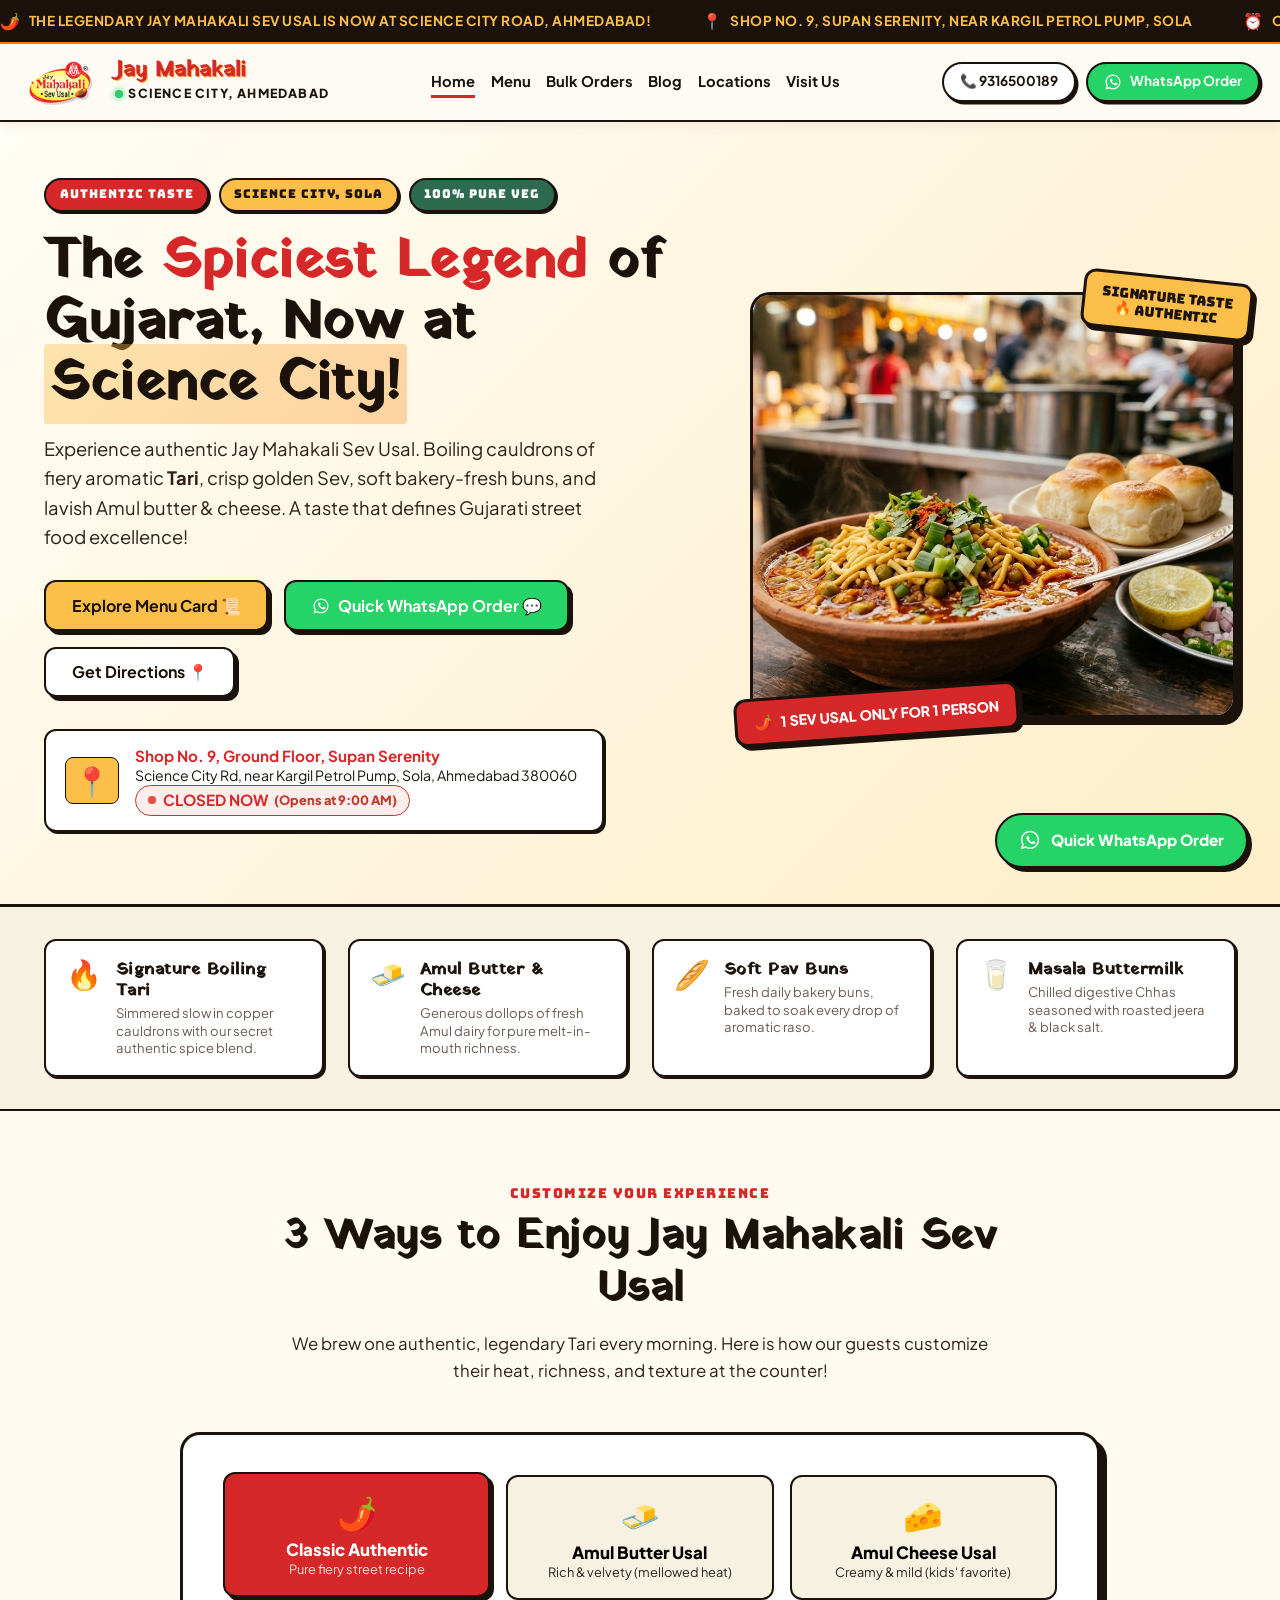
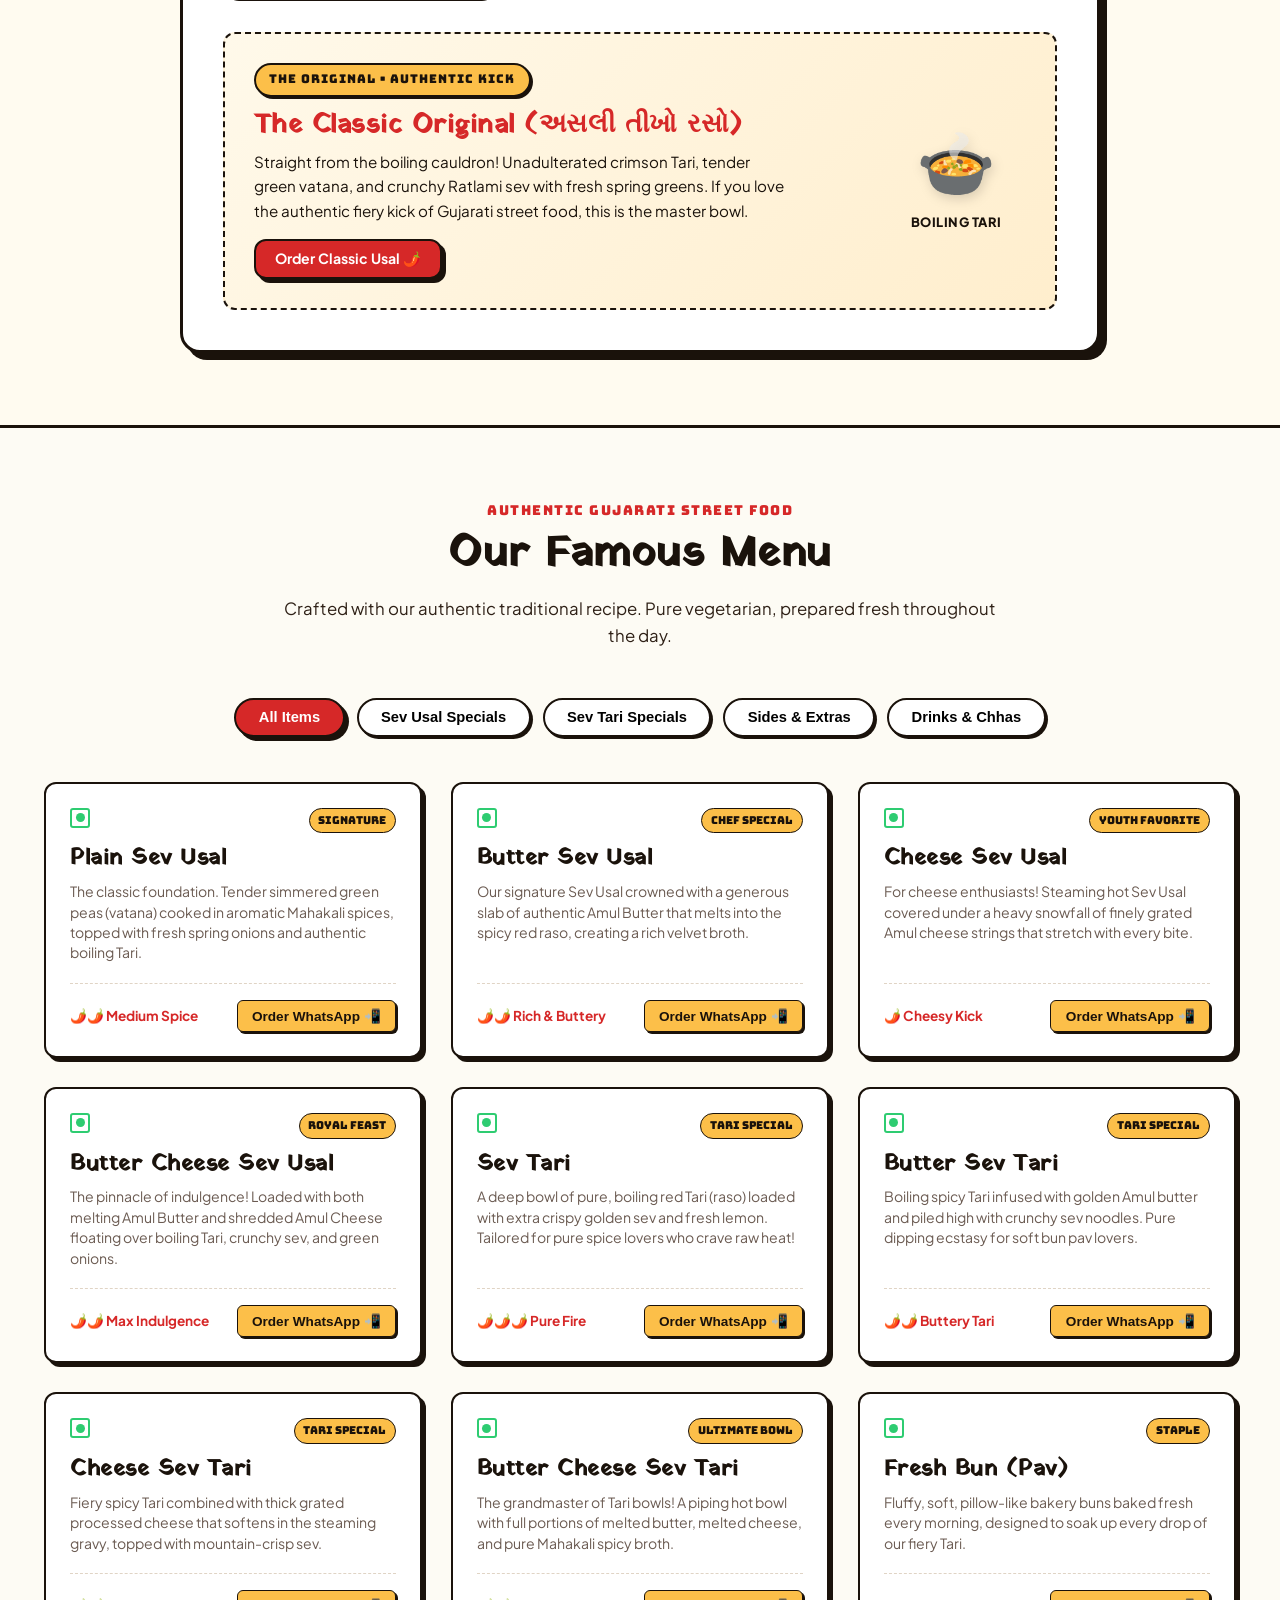
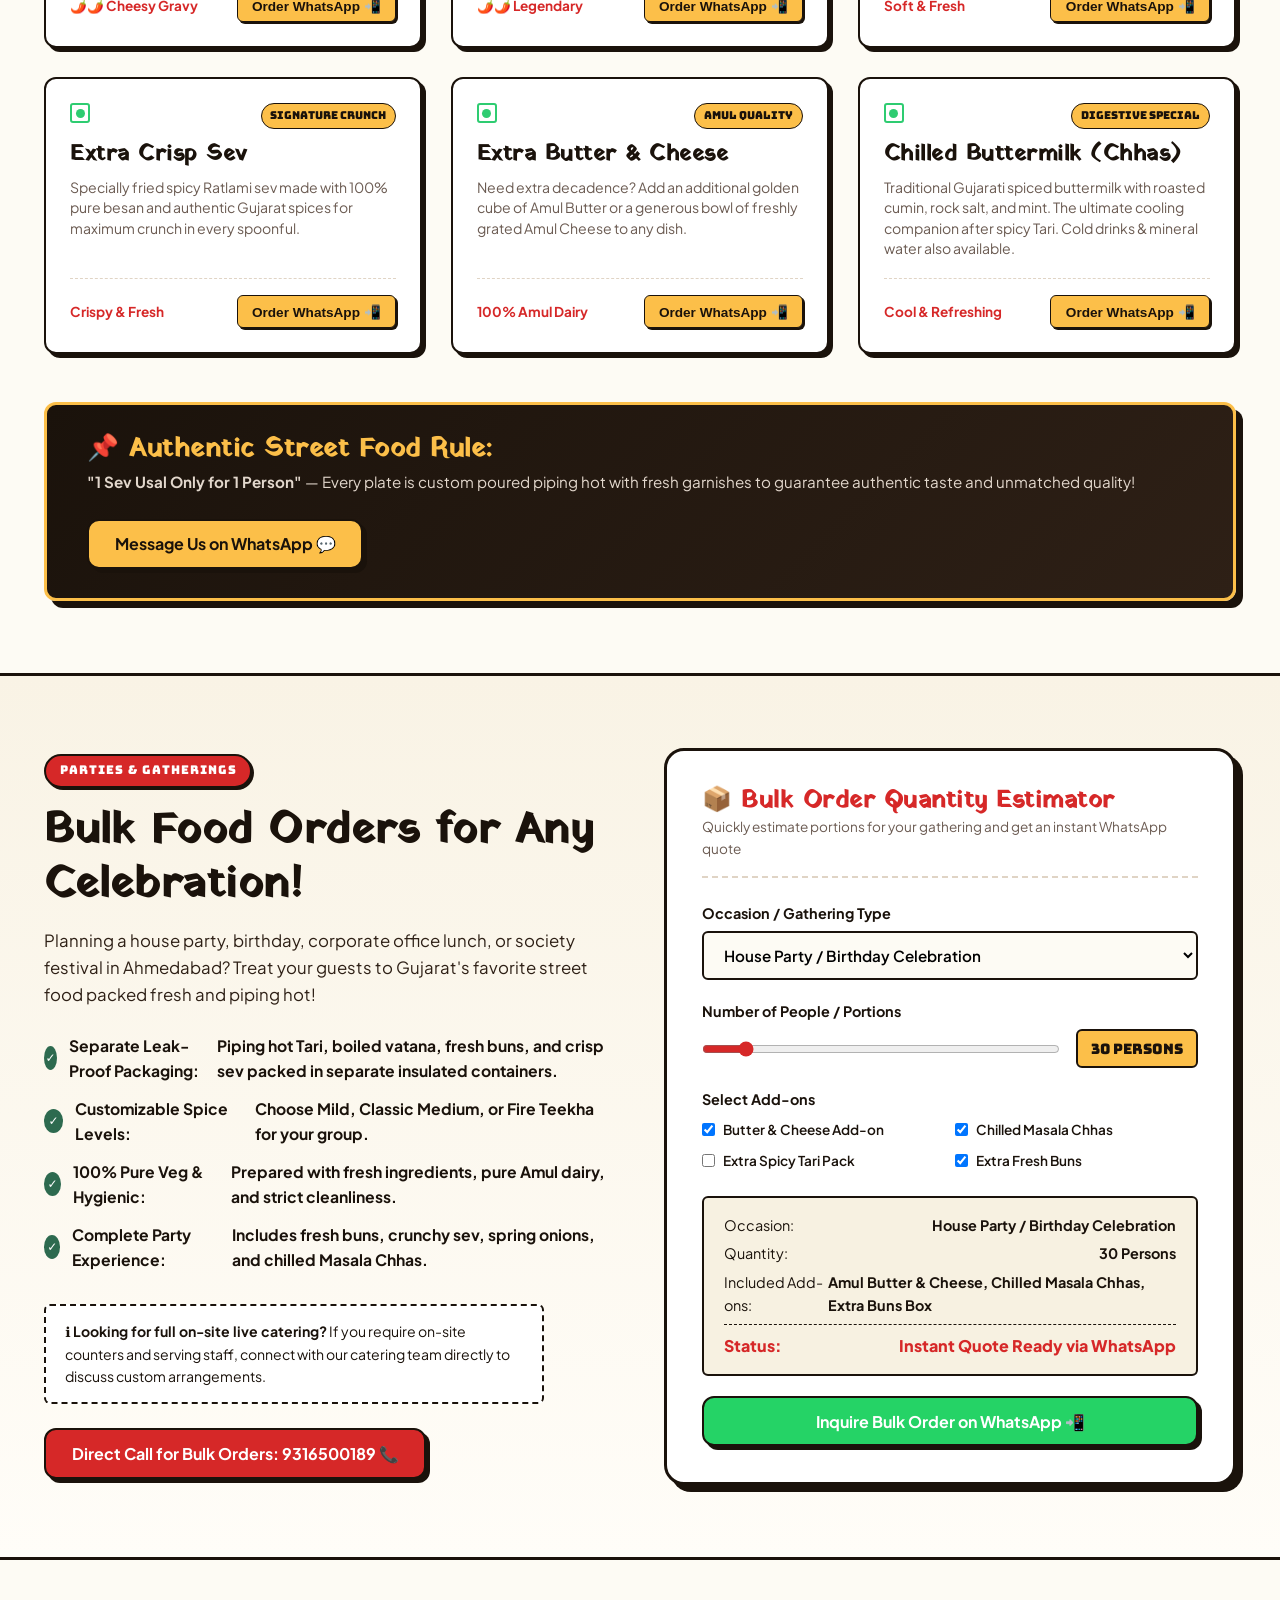
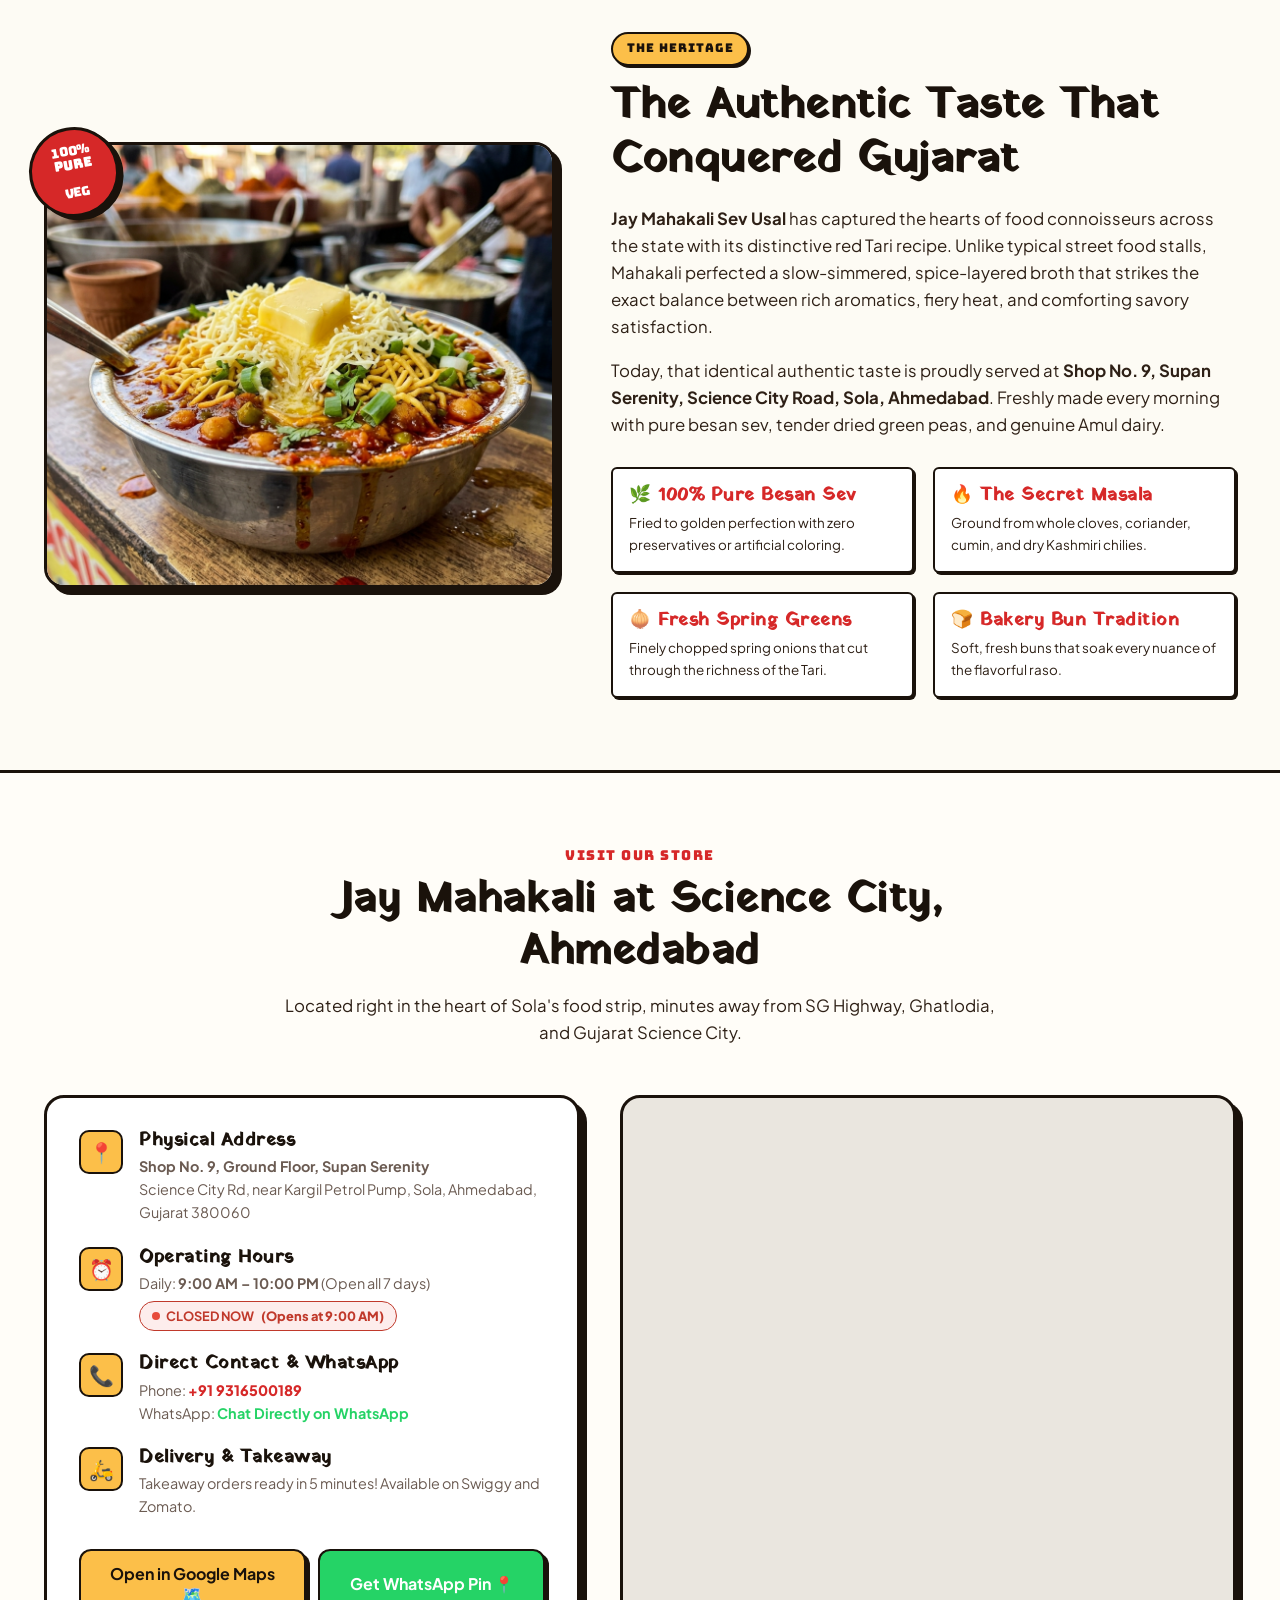
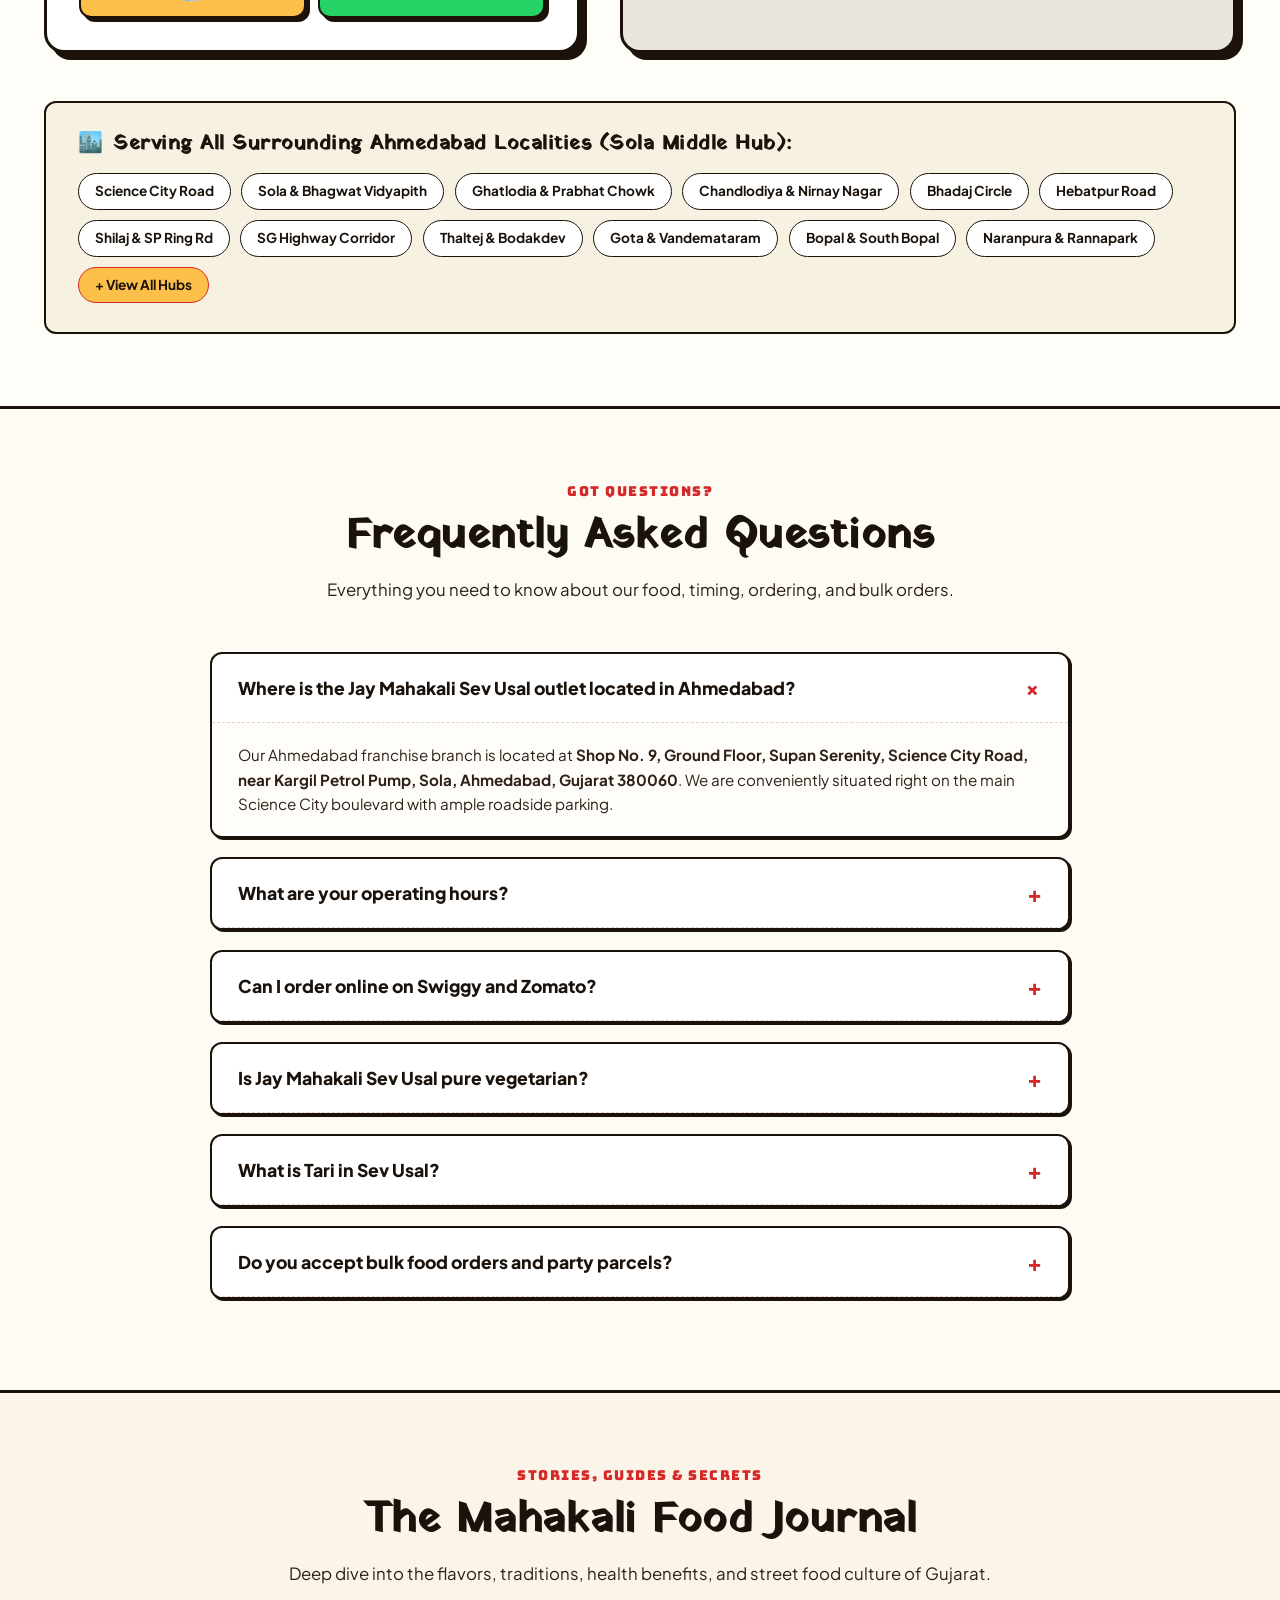
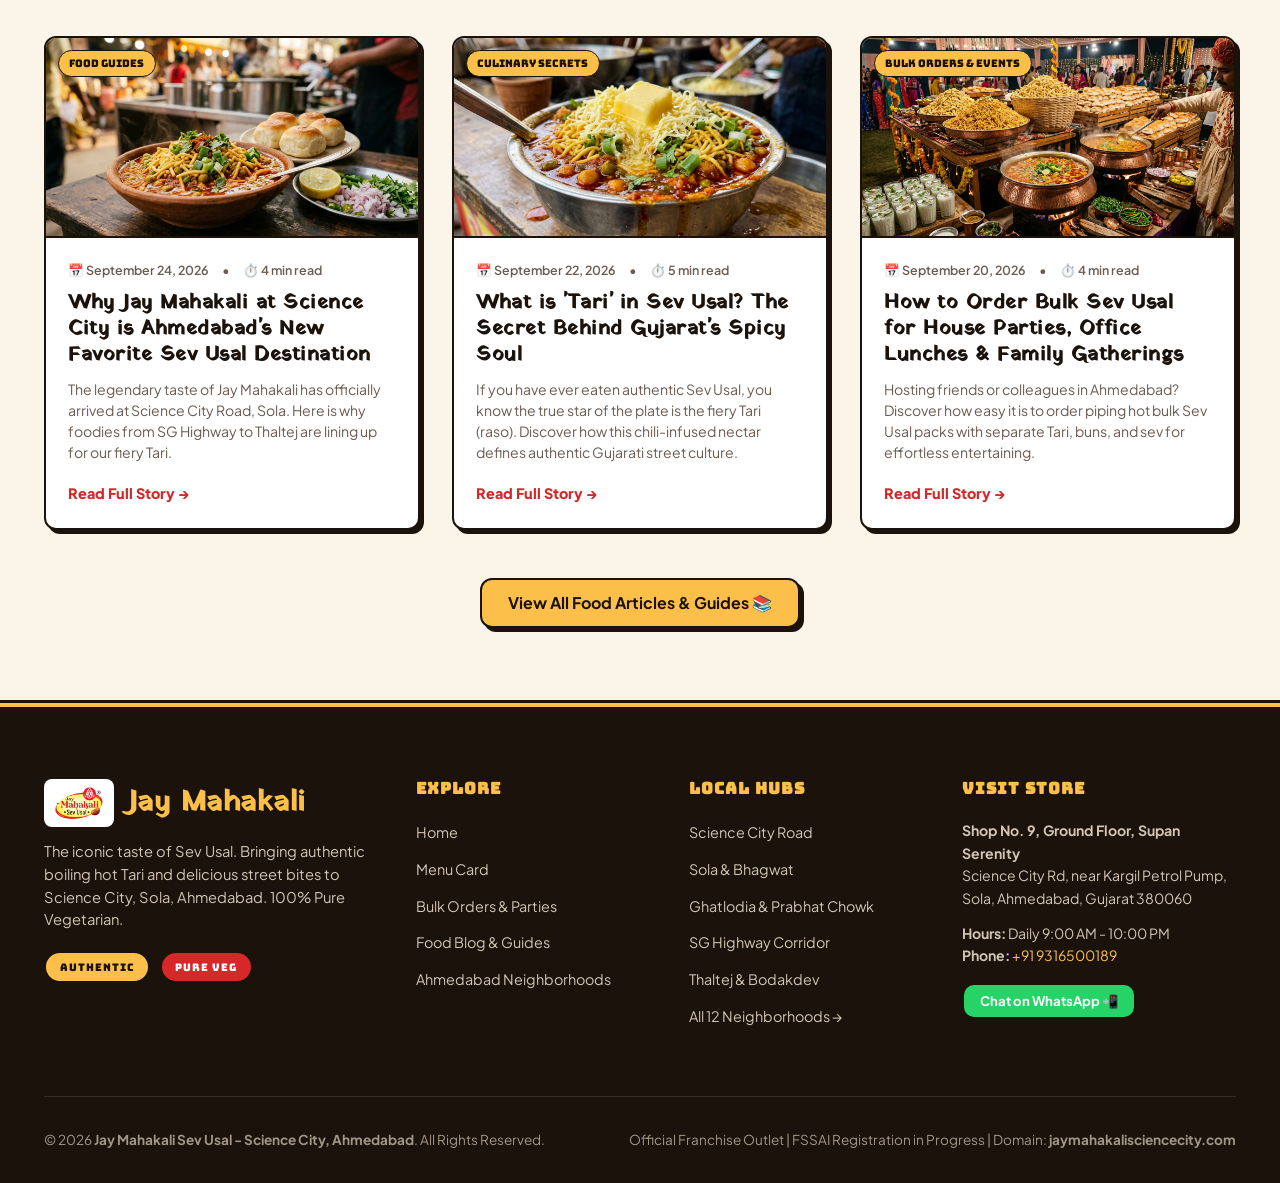
<file: index.html>
<!DOCTYPE html>
<html lang="en">
<head>
  <meta charset="UTF-8">
  <meta name="viewport" content="width=device-width, initial-scale=1.0">
  <title>Jay Mahakali Sev Usal - Science City, Ahmedabad | Iconic Authentic Taste</title>
  <meta name="description" content="Taste the legendary Jay Mahakali Sev Usal now at Science City Road, near Kargil Petrol Pump, Sola, Ahmedabad. Authentic spicy Tari, Amul butter & cheese, 100% Pure Veg. Order or visit!">
  <meta name="keywords" content="Jay Mahakali Sev Usal, Sev Usal Ahmedabad, Best Sev Usal Science City, Jay Mahakali Science City, Sola street food, Sev Usal near Kargil petrol pump, authentic Sev Usal, spicy tari raso, Ahmedabad street food">
  <meta name="author" content="Jay Mahakali Sev Usal">
  <meta name="robots" content="index, follow, max-image-preview:large, max-snippet:-1, max-video-preview:-1">
  <link rel="canonical" href="https://jaymahakalisciencecity.com/">

  <!-- Open Graph / Facebook -->
  <meta property="og:type" content="restaurant">
  <meta property="og:title" content="Jay Mahakali Sev Usal - Science City, Ahmedabad | Iconic Authentic Taste">
  <meta property="og:description" content="Gujarat's legendary Sev Usal is now in Ahmedabad! Savor our fiery boiling Tari, crispy sev, and buttery buns at Science City Road, Sola.">
  <meta property="og:url" content="https://jaymahakalisciencecity.com/">
  <meta property="og:image" content="https://jaymahakalisciencecity.com/assets/hero_sev_usal.jpg">
  <meta property="og:site_name" content="Jay Mahakali Sev Usal">
  <meta property="og:locale" content="en_IN">

  <!-- Twitter Card -->
  <meta name="twitter:card" content="summary_large_image">
  <meta name="twitter:title" content="Jay Mahakali Sev Usal - Science City, Ahmedabad">
  <meta name="twitter:description" content="Authentic Jay Mahakali Sev Usal now at Supan Serenity, Science City Road, Sola. Boiling hot Tari & 100% Pure Veg.">
  <meta name="twitter:image" content="https://jaymahakalisciencecity.com/assets/hero_sev_usal.jpg">

  <!-- Geo & Local SEO Meta Tags -->
  <meta name="geo.region" content="IN-GJ">
  <meta name="geo.placename" content="Ahmedabad">
  <meta name="geo.position" content="23.0764027;72.5201583">
  <meta name="ICBM" content="23.0764027, 72.5201583">
  <meta name="google-site-verification" content="l_yG7MEW72f8XwThNjiBjjLBZhlAUMdGgp5CGTXbhho">

  <link rel="stylesheet" href="css/style.css">
  <link rel="icon" type="image/png" href="assets/logo.png">

  <!-- JSON-LD Structured Data: LocalBusiness & Restaurant -->
  <script type="application/ld+json">
  {
    "@context": "https://schema.org",
    "@type": "Restaurant",
    "@id": "https://jaymahakalisciencecity.com/#restaurant",
    "name": "Jay Mahakali Sev Usal - Science City",
    "image": "https://jaymahakalisciencecity.com/assets/hero_sev_usal.jpg",
    "logo": "https://jaymahakalisciencecity.com/assets/logo.png",
    "url": "https://jaymahakalisciencecity.com/",
    "telephone": "+919316500189",
    "priceRange": "₹₹",
    "servesCuisine": [
      "Gujarati Street Food",
      "Sev Usal",
      "Fast Food",
      "Indian"
    ],
    "address": {
      "@type": "PostalAddress",
      "streetAddress": "Shop No. 9, Ground Floor, Supan Serenity, Science City Rd, near Kargil Petrol Pump, Sola",
      "addressLocality": "Ahmedabad",
      "addressRegion": "Gujarat",
      "postalCode": "380060",
      "addressCountry": "IN"
    },
    "geo": {
      "@type": "GeoCoordinates",
      "latitude": 23.0764027,
      "longitude": 72.5201583
    },
    "hasMap": "https://www.google.com/maps/place/Jay+Mahakali+Sev+Usal+%E2%80%93+Science+City/@23.0764027,72.5201583,17z/data=!3m1!4b1!4m6!3m5!1s0x395e9d1ad8c99aed:0x25920a39b3b640cb!8m2!3d23.0764027!4d72.5201583!16s%2Fg%2F11nw116w5b",
    "openingHoursSpecification": [
      {
        "@type": "OpeningHoursSpecification",
        "dayOfWeek": [
          "Monday",
          "Tuesday",
          "Wednesday",
          "Thursday",
          "Friday",
          "Saturday",
          "Sunday"
        ],
        "opens": "09:00",
        "closes": "22:00"
      }
    ],
    "hasMenu": "https://jaymahakalisciencecity.com/menu.html",
    "acceptsReservations": "False",
    "paymentAccepted": "Cash, UPI, PhonePe, Google Pay, Paytm",
    "aggregateRating": {
      "@type": "AggregateRating",
      "ratingValue": "4.9",
      "reviewCount": "1420",
      "bestRating": "5",
      "worstRating": "1"
    }
  }
  </script>

  <!-- JSON-LD Structured Data: FAQPage (AEO & GEO Optimization) -->
  <script type="application/ld+json">
  {
    "@context": "https://schema.org",
    "@type": "FAQPage",
    "mainEntity": [
      {
        "@type": "Question",
        "name": "Where is the Jay Mahakali Sev Usal outlet located in Ahmedabad?",
        "acceptedAnswer": {
          "@type": "Answer",
          "text": "Jay Mahakali Sev Usal is located at Shop No. 9, Ground Floor, Supan Serenity, Science City Road, near Kargil Petrol Pump, Sola, Ahmedabad, Gujarat 380060."
        }
      },
      {
        "@type": "Question",
        "name": "What are the operating hours of Jay Mahakali Sev Usal Science City?",
        "acceptedAnswer": {
          "@type": "Answer",
          "text": "The store is open daily from 9:00 AM to 10:00 PM throughout the week, serving fresh Sev Usal, spicy Tari, and soft buns."
        }
      },
      {
        "@type": "Question",
        "name": "Can I order Jay Mahakali Sev Usal online on Swiggy and Zomato in Ahmedabad?",
        "acceptedAnswer": {
          "@type": "Answer",
          "text": "Yes, our Science City store is connected with both Swiggy and Zomato for express delivery across Sola, Thaltej, Gota, Ghatlodia, and SG Highway. You can also place takeaway or direct orders via WhatsApp at 9316500189."
        }
      },
      {
        "@type": "Question",
        "name": "Is Jay Mahakali Sev Usal 100% Pure Vegetarian?",
        "acceptedAnswer": {
          "@type": "Answer",
          "text": "Yes, Jay Mahakali Sev Usal is 100% Pure Vegetarian, prepared fresh daily with quality dried green peas, Amul butter, Amul cheese, and signature spices."
        }
      },
      {
        "@type": "Question",
        "name": "Do you provide bulk food orders for house parties and office lunches?",
        "acceptedAnswer": {
          "@type": "Answer",
          "text": "Yes! We specialize in bulk food order parcels for gatherings, birthdays, society events, and office lunches with separate leak-proof packaging for hot Tari, vatana, buns, and crispy sev. For full on-site live catering, you can connect directly with us at 9316500189."
        }
      }
    ]
  }
  </script>
</head>
<body>

  <!-- Retro Marquee Ticker -->
  <div class="retro-ticker" aria-label="Announcement ticker">
    <div class="ticker-content">
      <div class="ticker-item"><span class="icon">🌶️</span> THE LEGENDARY JAY MAHAKALI SEV USAL IS NOW AT SCIENCE CITY ROAD, AHMEDABAD!</div>
      <div class="ticker-item"><span class="icon">📍</span> SHOP NO. 9, SUPAN SERENITY, NEAR KARGIL PETROL PUMP, SOLA</div>
      <div class="ticker-item"><span class="icon">⏰</span> OPEN DAILY: 9:00 AM - 10:00 PM</div>
      <div class="ticker-item"><span class="icon">📞</span> CALL OR WHATSAPP: 9316500189</div>
      <div class="ticker-item"><span class="icon">🛵</span> SWIGGY & ZOMATO DELIVERY COMING TO YOUR DOORSTEP!</div>
      <div class="ticker-item"><span class="icon">🎉</span> BULK ORDERS AVAILABLE FOR PARTIES & GATHERINGS!</div>
      <!-- Duplicate for seamless looping -->
      <div class="ticker-item"><span class="icon">🌶️</span> THE LEGENDARY JAY MAHAKALI SEV USAL IS NOW AT SCIENCE CITY ROAD, AHMEDABAD!</div>
      <div class="ticker-item"><span class="icon">📍</span> SHOP NO. 9, SUPAN SERENITY, NEAR KARGIL PETROL PUMP, SOLA</div>
      <div class="ticker-item"><span class="icon">⏰</span> OPEN DAILY: 9:00 AM - 10:00 PM</div>
      <div class="ticker-item"><span class="icon">📞</span> CALL OR WHATSAPP: 9316500189</div>
    </div>
  </div>

  <!-- Main Sticky Header -->
  <header class="site-header">
    <div class="container header-inner">
      <a href="index.html" class="brand-logo-wrap" title="Jay Mahakali Sev Usal Home">
        <img src="assets/logo.png" alt="Jay Mahakali Sev Usal Official Logo" class="brand-logo-img">
        <div class="brand-text-block">
          <span class="brand-title">Jay Mahakali</span>
          <span class="brand-subtitle"><span class="live-indicator"></span> Science City, Ahmedabad</span>
        </div>
      </a>

      <!-- Desktop Nav -->
      <nav aria-label="Main Navigation">
        <ul class="nav-links">
          <li><a href="index.html" class="nav-link active">Home</a></li>
          <li><a href="menu.html" class="nav-link">Menu</a></li>
          <li><a href="catering.html" class="nav-link">Bulk Orders</a></li>
          <li><a href="blog.html" class="nav-link">Blog</a></li>
          <li><a href="locations.html" class="nav-link">Locations</a></li>
          <li><a href="#outlet-map" class="nav-link">Visit Us</a></li>
        </ul>
      </nav>

      <!-- Nav CTA with Refined SVG WhatsApp Button -->
      <div class="nav-cta-group">
        <a href="tel:9316500189" class="btn-retro btn-outline">
          📞 9316500189
        </a>
        <a href="https://wa.me/919316500189?text=Hello%20Jay%20Mahakali%20Science%20City!%20I%20want%20to%20place%20an%20order." target="_blank" rel="noopener" class="btn-retro btn-whatsapp">
          <svg viewBox="0 0 24 24" width="18" height="18"><path fill="currentColor" d="M12.04 2C6.58 2 2.13 6.45 2.13 11.91C2.13 13.66 2.59 15.36 3.45 16.86L2.05 22L7.3 20.62C8.75 21.41 10.38 21.83 12.04 21.83C17.5 21.83 21.95 17.38 21.95 11.92C21.95 9.27 20.92 6.78 19.05 4.91C17.18 3.03 14.69 2 12.04 2M12.05 3.67C14.25 3.67 16.31 4.53 17.87 6.09C19.42 7.65 20.28 9.72 20.28 11.92C20.28 16.46 16.58 20.15 12.04 20.15C10.56 20.15 9.11 19.76 7.85 19L7.55 18.83L4.43 19.65L5.26 16.61L5.06 16.29C4.24 15 3.8 13.47 3.8 11.91C3.81 7.37 7.5 3.67 12.05 3.67M9.53 7.37C9.37 7.37 9.11 7.43 8.89 7.67C8.67 7.91 8.05 8.49 8.05 9.68C8.05 10.87 8.92 12.01 9.04 12.17C9.16 12.33 10.74 14.77 13.16 15.82C13.74 16.07 14.19 16.22 14.54 16.33C15.13 16.52 15.66 16.49 16.08 16.43C16.56 16.36 17.54 15.83 17.75 15.26C17.95 14.68 17.95 14.19 17.89 14.09C17.83 13.99 17.67 13.93 17.43 13.81C17.19 13.69 16.01 13.11 15.79 13.03C15.57 12.95 15.41 12.91 15.25 13.15C15.09 13.39 14.63 13.93 14.49 14.09C14.35 14.25 14.21 14.27 13.97 14.15C13.73 14.03 12.96 13.78 12.04 12.96C11.32 12.32 10.83 11.53 10.69 11.29C10.55 11.05 10.67 10.92 10.79 10.8C10.9 10.69 11.04 10.51 11.16 10.37C11.28 10.23 11.32 10.13 11.4 9.97C11.48 9.81 11.44 9.67 11.38 9.55C11.32 9.43 10.86 8.3 10.67 7.82C10.48 7.36 10.28 7.42 10.14 7.41C10 7.4 9.84 7.37 9.68 7.37H9.53Z"/></svg>
          <span>WhatsApp Order</span>
        </a>
      </div>

      <!-- Mobile Menu Button -->
      <button class="mobile-menu-btn" aria-label="Toggle Navigation Menu">
        <svg width="24" height="24" viewBox="0 0 24 24" fill="none" stroke="#1A120B" stroke-width="2.5" stroke-linecap="round"><line x1="3" y1="12" x2="21" y2="12"></line><line x1="3" y1="6" x2="21" y2="6"></line><line x1="3" y1="18" x2="21" y2="18"></line></svg>
      </button>
    </div>
  </header>

  <!-- Hero Section -->
  <section class="hero-section">
    <div class="container hero-grid">
      <div class="hero-content">
        <div class="hero-badges-row">
          <span class="badge-stamp badge-red">AUTHENTIC TASTE</span>
          <span class="badge-stamp badge-yellow">SCIENCE CITY, SOLA</span>
          <span class="badge-stamp badge-green">100% PURE VEG</span>
        </div>

        <h1 class="hero-title">
          The <span class="highlight-red">Spiciest Legend</span> of Gujarat, Now at <span class="highlight-yellow">Science City!</span>
        </h1>

        <p class="hero-description">
          Experience authentic Jay Mahakali Sev Usal. Boiling cauldrons of fiery aromatic <strong>Tari</strong>, crisp golden Sev, soft bakery-fresh buns, and lavish Amul butter & cheese. A taste that defines Gujarati street food excellence!
        </p>

        <div class="hero-cta-group">
          <a href="menu.html" class="btn-retro btn-primary-yellow">
            Explore Menu Card 📜
          </a>
          <a href="https://wa.me/919316500189?text=Hi%20Jay%20Mahakali,%20I%20want%20to%20order%20Sev%20Usal!" target="_blank" rel="noopener" class="btn-retro btn-whatsapp">
            <svg viewBox="0 0 24 24" width="18" height="18"><path fill="currentColor" d="M12.04 2C6.58 2 2.13 6.45 2.13 11.91C2.13 13.66 2.59 15.36 3.45 16.86L2.05 22L7.3 20.62C8.75 21.41 10.38 21.83 12.04 21.83C17.5 21.83 21.95 17.38 21.95 11.92C21.95 9.27 20.92 6.78 19.05 4.91C17.18 3.03 14.69 2 12.04 2M12.05 3.67C14.25 3.67 16.31 4.53 17.87 6.09C19.42 7.65 20.28 9.72 20.28 11.92C20.28 16.46 16.58 20.15 12.04 20.15C10.56 20.15 9.11 19.76 7.85 19L7.55 18.83L4.43 19.65L5.26 16.61L5.06 16.29C4.24 15 3.8 13.47 3.8 11.91C3.81 7.37 7.5 3.67 12.05 3.67M9.53 7.37C9.37 7.37 9.11 7.43 8.89 7.67C8.67 7.91 8.05 8.49 8.05 9.68C8.05 10.87 8.92 12.01 9.04 12.17C9.16 12.33 10.74 14.77 13.16 15.82C13.74 16.07 14.19 16.22 14.54 16.33C15.13 16.52 15.66 16.49 16.08 16.43C16.56 16.36 17.54 15.83 17.75 15.26C17.95 14.68 17.95 14.19 17.89 14.09C17.83 13.99 17.67 13.93 17.43 13.81C17.19 13.69 16.01 13.11 15.79 13.03C15.57 12.95 15.41 12.91 15.25 13.15C15.09 13.39 14.63 13.93 14.49 14.09C14.35 14.25 14.21 14.27 13.97 14.15C13.73 14.03 12.96 13.78 12.04 12.96C11.32 12.32 10.83 11.53 10.69 11.29C10.55 11.05 10.67 10.92 10.79 10.8C10.9 10.69 11.04 10.51 11.16 10.37C11.28 10.23 11.32 10.13 11.4 9.97C11.48 9.81 11.44 9.67 11.38 9.55C11.32 9.43 10.86 8.3 10.67 7.82C10.48 7.36 10.28 7.42 10.14 7.41C10 7.4 9.84 7.37 9.68 7.37H9.53Z"/></svg>
            Quick WhatsApp Order 💬
          </a>
          <a href="#outlet-map" class="btn-retro btn-outline">
            Get Directions 📍
          </a>
        </div>

        <div class="hero-location-card">
          <div class="loc-icon">📍</div>
          <div class="loc-details">
            <strong>Shop No. 9, Ground Floor, Supan Serenity</strong><br>
            Science City Rd, near Kargil Petrol Pump, Sola, Ahmedabad 380060<br>
            <span class="live-store-status status-badge-open"></span>
          </div>
        </div>
      </div>

      <!-- Hero Visual Frame -->
      <div class="hero-media-wrap">
        <div class="floating-stamp-badge">
          SIGNATURE TASTE<br>🔥 AUTHENTIC
        </div>

        <div class="hero-image-frame">
          <img src="assets/hero_sev_usal.jpg" alt="Authentic Jay Mahakali Sev Usal with Boiling Red Tari and Buns" width="600" height="420" loading="eager">
        </div>

        <div class="floating-stamp-bottom">
          <span>🌶️</span> 1 SEV USAL ONLY FOR 1 PERSON
        </div>
      </div>
    </div>
  </section>

  <!-- 90s Street Features Bar -->
  <section class="retro-features-bar">
    <div class="container">
      <div class="features-grid">
        <div class="feature-pill">
          <div class="feature-icon-box">🔥</div>
          <div>
            <h4>Signature Boiling Tari</h4>
            <p>Simmered slow in copper cauldrons with our secret authentic spice blend.</p>
          </div>
        </div>
        <div class="feature-pill">
          <div class="feature-icon-box">🧈</div>
          <div>
            <h4>Amul Butter & Cheese</h4>
            <p>Generous dollops of fresh Amul dairy for pure melt-in-mouth richness.</p>
          </div>
        </div>
        <div class="feature-pill">
          <div class="feature-icon-box">🥖</div>
          <div>
            <h4>Soft Pav Buns</h4>
            <p>Fresh daily bakery buns, baked to soak every drop of aromatic raso.</p>
          </div>
        </div>
        <div class="feature-pill">
          <div class="feature-icon-box">🥛</div>
          <div>
            <h4>Masala Buttermilk</h4>
            <p>Chilled digestive Chhas seasoned with roasted jeera & black salt.</p>
          </div>
        </div>
      </div>
    </div>
  </section>

  <!-- Interactive Tari Experience Section (3 Ways to Enjoy Your Usal) -->
  <section class="spice-meter-section" id="how-to-enjoy">
    <div class="container">
      <div class="section-head">
        <div class="section-tagline">Customize Your Experience</div>
        <h2 class="section-title">3 Ways to Enjoy Jay Mahakali Sev Usal</h2>
        <p class="section-subtitle">We brew one authentic, legendary Tari every morning. Here is how our guests customize their heat, richness, and texture at the counter!</p>
      </div>

      <div class="spice-interactive-card">
        <div class="spice-levels-tabs">
          <button class="spice-tab-btn active" data-level="classic">
            <span class="spice-icon">🌶️</span>
            <span class="spice-name">Classic Authentic</span>
            <span class="spice-desc">Pure fiery street recipe</span>
          </button>
          <button class="spice-tab-btn" data-level="butter">
            <span class="spice-icon">🧈</span>
            <span class="spice-name">Amul Butter Usal</span>
            <span class="spice-desc">Rich & velvety (mellowed heat)</span>
          </button>
          <button class="spice-tab-btn" data-level="cheese">
            <span class="spice-icon">🧀</span>
            <span class="spice-name">Amul Cheese Usal</span>
            <span class="spice-desc">Creamy & mild (kids' favorite)</span>
          </button>
        </div>

        <div class="spice-display-box">
          <div class="spice-info-content">
            <span class="badge-stamp badge-yellow" id="spiceDisplayBadge" style="margin-bottom: 0.8rem;">THE ORIGINAL • AUTHENTIC KICK</span>
            <h3 id="spiceDisplayTitle">The Classic Original (અસલી તીખો રસો)</h3>
            <p id="spiceDisplayDesc">
              Straight from the boiling cauldron! Unadulterated crimson Tari, tender green vatana, and crunchy Ratlami sev with fresh spring greens. If you love the authentic fiery kick of Gujarati street food, this is the master bowl.
            </p>
            <a id="spiceDisplayBtn" href="https://wa.me/919316500189?text=Hello%20Jay%20Mahakali!%20I%20want%20to%20order%20Classic%20Authentic%20Sev%20Usal." target="_blank" rel="noopener" class="btn-retro btn-primary-red" style="font-size: 0.88rem; padding: 0.6rem 1.2rem;">
              Order Classic Usal 🌶️
            </a>
          </div>
          <div style="flex-shrink: 0; text-align: center; min-width: 140px;">
            <div id="spiceDisplayIcon" style="font-size: 4rem; filter: drop-shadow(2px 4px 6px rgba(0,0,0,0.15));">🍲</div>
            <div id="spiceDisplaySub" style="font-size: 0.8rem; font-weight: 800; color: var(--retro-dark); letter-spacing: 0.5px;">BOILING TARI</div>
          </div>
        </div>
      </div>
    </div>
  </section>

  <!-- Menu Card Showcase (Strictly NO PRICES displayed) -->
  <section class="menu-section" id="menu">
    <div class="container">
      <div class="section-head">
        <div class="section-tagline">Authentic Gujarati Street Food</div>
        <h2 class="section-title">Our Famous Menu</h2>
        <p class="section-subtitle">Crafted with our authentic traditional recipe. Pure vegetarian, prepared fresh throughout the day.</p>
      </div>

      <!-- Category Filter Navigation -->
      <div class="menu-filter-nav">
        <button class="filter-btn active" data-category="all">All Items</button>
        <button class="filter-btn" data-category="usal">Sev Usal Specials</button>
        <button class="filter-btn" data-category="tari">Sev Tari Specials</button>
        <button class="filter-btn" data-category="extras">Sides & Extras</button>
        <button class="filter-btn" data-category="drinks">Drinks & Chhas</button>
      </div>

      <!-- Menu Grid -->
      <div class="menu-grid">
        
        <!-- Item 1: Plain Sev Usal -->
        <article class="menu-card" data-category="usal">
          <div>
            <div class="menu-card-header">
              <span class="veg-symbol" title="100% Pure Vegetarian"></span>
              <span class="item-category-tag">SIGNATURE</span>
            </div>
            <h3 class="menu-item-title">Plain Sev Usal</h3>
            <p class="menu-item-desc">
              The classic foundation. Tender simmered green peas (vatana) cooked in aromatic Mahakali spices, topped with fresh spring onions and authentic boiling Tari.
            </p>
          </div>
          <div class="menu-card-meta">
            <span class="spice-rating">🌶️🌶️ Medium Spice</span>
            <button class="btn-card-order" onclick="orderDishViaWhatsApp('Plain Sev Usal')">
              Order WhatsApp 📲
            </button>
          </div>
        </article>

        <!-- Item 2: Butter Sev Usal -->
        <article class="menu-card" data-category="usal">
          <div>
            <div class="menu-card-header">
              <span class="veg-symbol" title="100% Pure Vegetarian"></span>
              <span class="item-category-tag">CHEF SPECIAL</span>
            </div>
            <h3 class="menu-item-title">Butter Sev Usal</h3>
            <p class="menu-item-desc">
              Our signature Sev Usal crowned with a generous slab of authentic Amul Butter that melts into the spicy red raso, creating a rich velvet broth.
            </p>
          </div>
          <div class="menu-card-meta">
            <span class="spice-rating">🌶️🌶️ Rich & Buttery</span>
            <button class="btn-card-order" onclick="orderDishViaWhatsApp('Butter Sev Usal')">
              Order WhatsApp 📲
            </button>
          </div>
        </article>

        <!-- Item 3: Cheese Sev Usal -->
        <article class="menu-card" data-category="usal">
          <div>
            <div class="menu-card-header">
              <span class="veg-symbol" title="100% Pure Vegetarian"></span>
              <span class="item-category-tag">YOUTH FAVORITE</span>
            </div>
            <h3 class="menu-item-title">Cheese Sev Usal</h3>
            <p class="menu-item-desc">
              For cheese enthusiasts! Steaming hot Sev Usal covered under a heavy snowfall of finely grated Amul cheese strings that stretch with every bite.
            </p>
          </div>
          <div class="menu-card-meta">
            <span class="spice-rating">🌶️ Cheesy Kick</span>
            <button class="btn-card-order" onclick="orderDishViaWhatsApp('Cheese Sev Usal')">
              Order WhatsApp 📲
            </button>
          </div>
        </article>

        <!-- Item 4: Butter Cheese Sev Usal -->
        <article class="menu-card" data-category="usal">
          <div>
            <div class="menu-card-header">
              <span class="veg-symbol" title="100% Pure Vegetarian"></span>
              <span class="item-category-tag">ROYAL FEAST</span>
            </div>
            <h3 class="menu-item-title">Butter Cheese Sev Usal</h3>
            <p class="menu-item-desc">
              The pinnacle of indulgence! Loaded with both melting Amul Butter and shredded Amul Cheese floating over boiling Tari, crunchy sev, and green onions.
            </p>
          </div>
          <div class="menu-card-meta">
            <span class="spice-rating">🌶️🌶️ Max Indulgence</span>
            <button class="btn-card-order" onclick="orderDishViaWhatsApp('Butter Cheese Sev Usal')">
              Order WhatsApp 📲
            </button>
          </div>
        </article>

        <!-- Item 5: Sev Tari -->
        <article class="menu-card" data-category="tari">
          <div>
            <div class="menu-card-header">
              <span class="veg-symbol" title="100% Pure Vegetarian"></span>
              <span class="item-category-tag">TARI SPECIAL</span>
            </div>
            <h3 class="menu-item-title">Sev Tari</h3>
            <p class="menu-item-desc">
              A deep bowl of pure, boiling red Tari (raso) loaded with extra crispy golden sev and fresh lemon. Tailored for pure spice lovers who crave raw heat!
            </p>
          </div>
          <div class="menu-card-meta">
            <span class="spice-rating">🌶️🌶️🌶️ Pure Fire</span>
            <button class="btn-card-order" onclick="orderDishViaWhatsApp('Sev Tari')">
              Order WhatsApp 📲
            </button>
          </div>
        </article>

        <!-- Item 6: Butter Sev Tari -->
        <article class="menu-card" data-category="tari">
          <div>
            <div class="menu-card-header">
              <span class="veg-symbol" title="100% Pure Vegetarian"></span>
              <span class="item-category-tag">TARI SPECIAL</span>
            </div>
            <h3 class="menu-item-title">Butter Sev Tari</h3>
            <p class="menu-item-desc">
              Boiling spicy Tari infused with golden Amul butter and piled high with crunchy sev noodles. Pure dipping ecstasy for soft bun pav lovers.
            </p>
          </div>
          <div class="menu-card-meta">
            <span class="spice-rating">🌶️🌶️ Buttery Tari</span>
            <button class="btn-card-order" onclick="orderDishViaWhatsApp('Butter Sev Tari')">
              Order WhatsApp 📲
            </button>
          </div>
        </article>

        <!-- Item 7: Cheese Sev Tari -->
        <article class="menu-card" data-category="tari">
          <div>
            <div class="menu-card-header">
              <span class="veg-symbol" title="100% Pure Vegetarian"></span>
              <span class="item-category-tag">TARI SPECIAL</span>
            </div>
            <h3 class="menu-item-title">Cheese Sev Tari</h3>
            <p class="menu-item-desc">
              Fiery spicy Tari combined with thick grated processed cheese that softens in the steaming gravy, topped with mountain-crisp sev.
            </p>
          </div>
          <div class="menu-card-meta">
            <span class="spice-rating">🌶️🌶️ Cheesy Gravy</span>
            <button class="btn-card-order" onclick="orderDishViaWhatsApp('Cheese Sev Tari')">
              Order WhatsApp 📲
            </button>
          </div>
        </article>

        <!-- Item 8: Butter Cheese Sev Tari -->
        <article class="menu-card" data-category="tari">
          <div>
            <div class="menu-card-header">
              <span class="veg-symbol" title="100% Pure Vegetarian"></span>
              <span class="item-category-tag">ULTIMATE BOWL</span>
            </div>
            <h3 class="menu-item-title">Butter Cheese Sev Tari</h3>
            <p class="menu-item-desc">
              The grandmaster of Tari bowls! A piping hot bowl with full portions of melted butter, melted cheese, and pure Mahakali spicy broth.
            </p>
          </div>
          <div class="menu-card-meta">
            <span class="spice-rating">🌶️🌶️ Legendary</span>
            <button class="btn-card-order" onclick="orderDishViaWhatsApp('Butter Cheese Sev Tari')">
              Order WhatsApp 📲
            </button>
          </div>
        </article>

        <!-- Item 9: Bakery Fresh Bun -->
        <article class="menu-card" data-category="extras">
          <div>
            <div class="menu-card-header">
              <span class="veg-symbol" title="100% Pure Vegetarian"></span>
              <span class="item-category-tag">STAPLE</span>
            </div>
            <h3 class="menu-item-title">Fresh Bun (Pav)</h3>
            <p class="menu-item-desc">
              Fluffy, soft, pillow-like bakery buns baked fresh every morning, designed to soak up every drop of our fiery Tari.
            </p>
          </div>
          <div class="menu-card-meta">
            <span class="spice-rating">Soft & Fresh</span>
            <button class="btn-card-order" onclick="orderDishViaWhatsApp('Extra Bun')">
              Order WhatsApp 📲
            </button>
          </div>
        </article>

        <!-- Item 10: Extra Sev -->
        <article class="menu-card" data-category="extras">
          <div>
            <div class="menu-card-header">
              <span class="veg-symbol" title="100% Pure Vegetarian"></span>
              <span class="item-category-tag">SIGNATURE CRUNCH</span>
            </div>
            <h3 class="menu-item-title">Extra Crisp Sev</h3>
            <p class="menu-item-desc">
              Specially fried spicy Ratlami sev made with 100% pure besan and authentic Gujarat spices for maximum crunch in every spoonful.
            </p>
          </div>
          <div class="menu-card-meta">
            <span class="spice-rating">Crispy & Fresh</span>
            <button class="btn-card-order" onclick="orderDishViaWhatsApp('Extra Sev')">
              Order WhatsApp 📲
            </button>
          </div>
        </article>

        <!-- Item 11: Extra Butter / Extra Cheese -->
        <article class="menu-card" data-category="extras">
          <div>
            <div class="menu-card-header">
              <span class="veg-symbol" title="100% Pure Vegetarian"></span>
              <span class="item-category-tag">AMUL QUALITY</span>
            </div>
            <h3 class="menu-item-title">Extra Butter & Cheese</h3>
            <p class="menu-item-desc">
              Need extra decadence? Add an additional golden cube of Amul Butter or a generous bowl of freshly grated Amul Cheese to any dish.
            </p>
          </div>
          <div class="menu-card-meta">
            <span class="spice-rating">100% Amul Dairy</span>
            <button class="btn-card-order" onclick="orderDishViaWhatsApp('Extra Butter or Cheese')">
              Order WhatsApp 📲
            </button>
          </div>
        </article>

        <!-- Item 12: Masala Buttermilk (Chhas) & Drinks -->
        <article class="menu-card" data-category="drinks">
          <div>
            <div class="menu-card-header">
              <span class="veg-symbol" title="100% Pure Vegetarian"></span>
              <span class="item-category-tag">DIGESTIVE SPECIAL</span>
            </div>
            <h3 class="menu-item-title">Chilled Buttermilk (Chhas)</h3>
            <p class="menu-item-desc">
              Traditional Gujarati spiced buttermilk with roasted cumin, rock salt, and mint. The ultimate cooling companion after spicy Tari. Cold drinks & mineral water also available.
            </p>
          </div>
          <div class="menu-card-meta">
            <span class="spice-rating">Cool & Refreshing</span>
            <button class="btn-card-order" onclick="orderDishViaWhatsApp('Chilled Buttermilk')">
              Order WhatsApp 📲
            </button>
          </div>
        </article>

      </div>

      <!-- 90s Authentic Dhaba Note Banner -->
      <div class="menu-authentic-banner">
        <div class="banner-text-left">
          <h3>📌 Authentic Street Food Rule:</h3>
          <p><strong>"1 Sev Usal Only for 1 Person"</strong> — Every plate is custom poured piping hot with fresh garnishes to guarantee authentic taste and unmatched quality!</p>
        </div>
        <a href="https://wa.me/919316500189?text=Hi%20Jay%20Mahakali,%20please%20send%20me%20today's%20menu%20and%20specials." target="_blank" rel="noopener" class="btn-retro btn-primary-yellow">
          Message Us on WhatsApp 💬
        </a>
      </div>
    </div>
  </section>

  <!-- Bulk Food Orders & Party Parcels Section -->
  <section class="catering-section" id="catering">
    <div class="container catering-grid">
      <div class="catering-content">
        <span class="badge-stamp badge-red" style="margin-bottom: 1rem;">PARTIES & GATHERINGS</span>
        <h2>Bulk Food Orders for Any Celebration!</h2>
        <p>
          Planning a house party, birthday, corporate office lunch, or society festival in Ahmedabad? Treat your guests to Gujarat's favorite street food packed fresh and piping hot!
        </p>

        <ul class="catering-features-list">
          <li><span class="check-icon">✓</span> <strong>Separate Leak-Proof Packaging:</strong> Piping hot Tari, boiled vatana, fresh buns, and crisp sev packed in separate insulated containers.</li>
          <li><span class="check-icon">✓</span> <strong>Customizable Spice Levels:</strong> Choose Mild, Classic Medium, or Fire Teekha for your group.</li>
          <li><span class="check-icon">✓</span> <strong>100% Pure Veg & Hygienic:</strong> Prepared with fresh ingredients, pure Amul dairy, and strict cleanliness.</li>
          <li><span class="check-icon">✓</span> <strong>Complete Party Experience:</strong> Includes fresh buns, crunchy sev, spring onions, and chilled Masala Chhas.</li>
        </ul>

        <div style="background: var(--white); border: 2px dashed var(--retro-dark); border-radius: var(--retro-radius-sm); padding: 0.9rem 1.2rem; margin-top: 1.5rem; max-width: 500px;">
          <p style="font-size: 0.88rem; margin: 0; color: var(--retro-dark);">
            ℹ️ <strong>Looking for full on-site live catering?</strong> If you require on-site counters and serving staff, connect with our catering team directly to discuss custom arrangements.
          </p>
        </div>

        <div style="margin-top: 1.5rem;">
          <a href="tel:9316500189" class="btn-retro btn-primary-red">
            Direct Call for Bulk Orders: 9316500189 📞
          </a>
        </div>
      </div>

      <!-- Bulk Order Estimator Card -->
      <div class="catering-calc-card">
        <div class="calc-header">
          <h3>📦 Bulk Order Quantity Estimator</h3>
          <p style="font-size: 0.85rem; color: var(--text-muted);">Quickly estimate portions for your gathering and get an instant WhatsApp quote</p>
        </div>

        <div class="form-group">
          <label class="form-label">Occasion / Gathering Type</label>
          <select class="form-select" id="eventTypeSelect">
            <option value="party">House Party / Birthday Celebration</option>
            <option value="corporate">Corporate Lunch / Office Meeting</option>
            <option value="family">Family Gathering / Society Get-Together</option>
            <option value="festival">Festival Celebration (Navratri / Diwali)</option>
            <option value="catering">Special Event (Inquire for Live Counter)</option>
          </select>
        </div>

        <div class="form-group">
          <label class="form-label">Number of People / Portions</label>
          <div class="guest-slider-wrap">
            <input type="range" class="guest-slider" id="guestSlider" min="10" max="200" step="5" value="30">
            <span class="guest-counter-badge" id="guestCountDisplay">30 Persons</span>
          </div>
        </div>

        <div class="form-group">
          <label class="form-label">Select Add-ons</label>
          <div class="calc-addons-grid">
            <label class="checkbox-addon">
              <input type="checkbox" class="calc-addon-check" data-name="Amul Butter & Cheese" checked>
              Butter & Cheese Add-on
            </label>
            <label class="checkbox-addon">
              <input type="checkbox" class="calc-addon-check" data-name="Chilled Masala Chhas" checked>
              Chilled Masala Chhas
            </label>
            <label class="checkbox-addon">
              <input type="checkbox" class="calc-addon-check" data-name="Extra Spicy Tari Pack">
              Extra Spicy Tari Pack
            </label>
            <label class="checkbox-addon">
              <input type="checkbox" class="calc-addon-check" data-name="Extra Buns Box" checked>
              Extra Fresh Buns
            </label>
          </div>
        </div>

        <div class="calc-estimate-summary">
          <div class="estimate-row">
            <span>Occasion:</span>
            <strong id="summaryType">House Party</strong>
          </div>
          <div class="estimate-row">
            <span>Quantity:</span>
            <strong id="summaryGuests">30 Persons</strong>
          </div>
          <div class="estimate-row">
            <span>Included Add-ons:</span>
            <strong id="summaryAddons">Butter & Cheese, Chhas, Extra Buns</strong>
          </div>
          <div class="estimate-row total-row">
            <span>Status:</span>
            <span>Instant Quote Ready via WhatsApp</span>
          </div>
        </div>

        <a id="btnWhatsAppQuote" href="#" target="_blank" rel="noopener" class="btn-retro btn-whatsapp" style="width: 100%;">
          Inquire Bulk Order on WhatsApp 📲
        </a>
      </div>
    </div>
  </section>

  <!-- Heritage & Story Section -->
  <section class="story-section">
    <div class="container story-grid">
      <div class="story-media-box">
        <div class="story-badge-authentic">
          100%<br><strong>PURE</strong><br>VEG
        </div>
        <div class="story-image-wrap">
          <img src="assets/butter_cheese_usal.jpg" alt="Jay Mahakali Sev Usal authentic bowl with melting butter" width="500" height="440" loading="lazy">
        </div>
      </div>

      <div class="story-content">
        <span class="badge-stamp badge-yellow" style="margin-bottom: 0.8rem;">THE HERITAGE</span>
        <h2>The Authentic Taste That Conquered Gujarat</h2>
        <p>
          <strong>Jay Mahakali Sev Usal</strong> has captured the hearts of food connoisseurs across the state with its distinctive red Tari recipe. Unlike typical street food stalls, Mahakali perfected a slow-simmered, spice-layered broth that strikes the exact balance between rich aromatics, fiery heat, and comforting savory satisfaction.
        </p>
        <p>
          Today, that identical authentic taste is proudly served at <strong>Shop No. 9, Supan Serenity, Science City Road, Sola, Ahmedabad</strong>. Freshly made every morning with pure besan sev, tender dried green peas, and genuine Amul dairy.
        </p>

        <div class="story-points">
          <div class="story-point-item">
            <h4>🌿 100% Pure Besan Sev</h4>
            <p>Fried to golden perfection with zero preservatives or artificial coloring.</p>
          </div>
          <div class="story-point-item">
            <h4>🔥 The Secret Masala</h4>
            <p>Ground from whole cloves, coriander, cumin, and dry Kashmiri chilies.</p>
          </div>
          <div class="story-point-item">
            <h4>🧅 Fresh Spring Greens</h4>
            <p>Finely chopped spring onions that cut through the richness of the Tari.</p>
          </div>
          <div class="story-point-item">
            <h4>🍞 Bakery Bun Tradition</h4>
            <p>Soft, fresh buns that soak every nuance of the flavorful raso.</p>
          </div>
        </div>
      </div>
    </div>
  </section>

  <!-- Hyper-Local Ahmedabad SEO Hub & Google Maps Embed -->
  <section class="location-section" id="outlet-map">
    <div class="container">
      <div class="section-head">
        <div class="section-tagline">Visit Our Store</div>
        <h2 class="section-title">Jay Mahakali at Science City, Ahmedabad</h2>
        <p class="section-subtitle">Located right in the heart of Sola's food strip, minutes away from SG Highway, Ghatlodia, and Gujarat Science City.</p>
      </div>

      <div class="location-grid">
        <!-- Store Information Card -->
        <div class="outlet-info-card">
          <div class="info-row">
            <div class="info-icon">📍</div>
            <div class="info-text">
              <h4>Physical Address</h4>
              <p>
                <strong>Shop No. 9, Ground Floor, Supan Serenity</strong><br>
                Science City Rd, near Kargil Petrol Pump, Sola, Ahmedabad, Gujarat 380060
              </p>
            </div>
          </div>

          <div class="info-row">
            <div class="info-icon">⏰</div>
            <div class="info-text">
              <h4>Operating Hours</h4>
              <p>Daily: <strong>9:00 AM – 10:00 PM</strong> (Open all 7 days)</p>
              <div style="margin-top: 0.35rem;">
                <span class="live-store-status status-badge-open"></span>
              </div>
            </div>
          </div>

          <div class="info-row">
            <div class="info-icon">📞</div>
            <div class="info-text">
              <h4>Direct Contact & WhatsApp</h4>
              <p>Phone: <a href="tel:9316500189" style="font-weight: 800; color: var(--tari-red);">+91 9316500189</a></p>
              <p>WhatsApp: <a href="https://wa.me/919316500189" target="_blank" rel="noopener" style="font-weight: 700; color: #25D366;">Chat Directly on WhatsApp</a></p>
            </div>
          </div>

          <div class="info-row">
            <div class="info-icon">🛵</div>
            <div class="info-text">
              <h4>Delivery & Takeaway</h4>
              <p>Takeaway orders ready in 5 minutes! Available on Swiggy and Zomato.</p>
            </div>
          </div>

          <div style="display: flex; gap: 0.8rem; margin-top: 0.5rem; flex-wrap: wrap;">
            <a href="https://www.google.com/maps/place/Jay+Mahakali+Sev+Usal+%E2%80%93+Science+City/@23.0764027,72.5201583,17z/data=!3m1!4b1!4m6!3m5!1s0x395e9d1ad8c99aed:0x25920a39b3b640cb!8m2!3d23.0764027!4d72.5201583!16s%2Fg%2F11nw116w5b" target="_blank" rel="noopener" class="btn-retro btn-primary-yellow" style="flex: 1;">
              Open in Google Maps 🗺️
            </a>
            <a href="https://wa.me/919316500189?text=Hi%20Jay%20Mahakali,%20please%20send%20me%20your%20live%20location!" target="_blank" rel="noopener" class="btn-retro btn-whatsapp" style="flex: 1;">
              Get WhatsApp Pin 📍
            </a>
          </div>
        </div>

        <!-- Google Map Container -->
        <div class="map-container">
          <iframe 
            title="Jay Mahakali Sev Usal Science City Location Map"
            src="https://www.google.com/maps/embed?pb=!1m18!1m12!1m3!1d3670.835467389547!2d72.51758337583685!3d23.07640767913506!2m3!1f0!2f0!3f0!3m2!1i1024!2i768!4f13.1!3m3!1m2!1s0x395e9d1ad8c99aed%3A0x25920a39b3b640cb!2sJay%20Mahakali%20Sev%20Usal%20%E2%80%93%20Science%20City!5e0!3m2!1sen!2sin!4v1727500000000!5m2!1sen!2sin" 
            width="100%" 
            height="100%" 
            style="border:0;" 
            allowfullscreen="" 
            loading="lazy" 
            referrerpolicy="no-referrer-when-downgrade">
          </iframe>
        </div>
      </div>

      <!-- Hyper-Local Ahmedabad SEO Ranking Cloud (12 Strategic Neighborhoods) -->
      <div class="localities-nav-block">
        <h4><span>🏙️</span> Serving All Surrounding Ahmedabad Localities (Sola Middle Hub):</h4>
        <div class="localities-cloud">
          <a href="location.html?id=science-city" class="locality-chip">Science City Road</a>
          <a href="location.html?id=sola-ahmedabad" class="locality-chip">Sola & Bhagwat Vidyapith</a>
          <a href="location.html?id=ghatlodia" class="locality-chip">Ghatlodia & Prabhat Chowk</a>
          <a href="location.html?id=chandlodiya" class="locality-chip">Chandlodiya & Nirnay Nagar</a>
          <a href="location.html?id=bhadaj" class="locality-chip">Bhadaj Circle</a>
          <a href="location.html?id=hebatpur" class="locality-chip">Hebatpur Road</a>
          <a href="location.html?id=shilaj" class="locality-chip">Shilaj & SP Ring Rd</a>
          <a href="location.html?id=sg-highway" class="locality-chip">SG Highway Corridor</a>
          <a href="location.html?id=thaltej-bodakdev" class="locality-chip">Thaltej & Bodakdev</a>
          <a href="location.html?id=gota-vandemataram" class="locality-chip">Gota & Vandemataram</a>
          <a href="location.html?id=bopal-south-bopal" class="locality-chip">Bopal & South Bopal</a>
          <a href="location.html?id=naranpura-rannapark" class="locality-chip">Naranpura & Rannapark</a>
          <a href="locations.html" class="locality-chip" style="background: var(--turmeric-yellow); border-color: var(--tari-red);">+ View All Hubs</a>
        </div>
      </div>
    </div>
  </section>

  <!-- FAQ & Answer Engine Optimization (AEO / Snippets) -->
  <section class="faq-section" id="faq">
    <div class="container">
      <div class="section-head">
        <div class="section-tagline">Got Questions?</div>
        <h2 class="section-title">Frequently Asked Questions</h2>
        <p class="section-subtitle">Everything you need to know about our food, timing, ordering, and bulk orders.</p>
      </div>

      <div class="faq-container">
        
        <div class="faq-item active">
          <button class="faq-question">
            <span>Where is the Jay Mahakali Sev Usal outlet located in Ahmedabad?</span>
            <span class="faq-toggle-icon">+</span>
          </button>
          <div class="faq-answer" style="max-height: 200px;">
            <div class="faq-answer-inner">
              Our Ahmedabad franchise branch is located at <strong>Shop No. 9, Ground Floor, Supan Serenity, Science City Road, near Kargil Petrol Pump, Sola, Ahmedabad, Gujarat 380060</strong>. We are conveniently situated right on the main Science City boulevard with ample roadside parking.
            </div>
          </div>
        </div>

        <div class="faq-item">
          <button class="faq-question">
            <span>What are your operating hours?</span>
            <span class="faq-toggle-icon">+</span>
          </button>
          <div class="faq-answer">
            <div class="faq-answer-inner">
              We are open daily from <strong>9:00 AM to 10:00 PM</strong>, all 7 days of the week! Whether you are seeking a hearty morning breakfast, an energetic afternoon lunch, or an evening street food feast, our boiling Tari is ready.
            </div>
          </div>
        </div>

        <div class="faq-item">
          <button class="faq-question">
            <span>Can I order online on Swiggy and Zomato?</span>
            <span class="faq-toggle-icon">+</span>
          </button>
          <div class="faq-answer">
            <div class="faq-answer-inner">
              Yes, our outlet is integrated with both Swiggy and Zomato for express delivery across Sola, Science City, Gota, Ghatlodia, Thaltej, and SG Highway. You can also place takeaway or direct orders over WhatsApp at <strong>9316500189</strong>.
            </div>
          </div>
        </div>

        <div class="faq-item">
          <button class="faq-question">
            <span>Is Jay Mahakali Sev Usal pure vegetarian?</span>
            <span class="faq-toggle-icon">+</span>
          </button>
          <div class="faq-answer">
            <div class="faq-answer-inner">
              Yes, 100% Pure Vegetarian! All dishes are prepared strictly with vegetarian ingredients, 100% besan sev, fresh green peas, and genuine Amul dairy products.
            </div>
          </div>
        </div>

        <div class="faq-item">
          <button class="faq-question">
            <span>What is Tari in Sev Usal?</span>
            <span class="faq-toggle-icon">+</span>
          </button>
          <div class="faq-answer">
            <div class="faq-answer-inner">
              Tari (also known as Raso) is the soul of Sev Usal. It is a slow-simmered, fiery crimson broth infused with ginger, cloves, turmeric, and our secret authentic spice blend. Buns are dipped directly into this broth for explosive flavor.
            </div>
          </div>
        </div>

        <div class="faq-item">
          <button class="faq-question">
            <span>Do you accept bulk food orders and party parcels?</span>
            <span class="faq-toggle-icon">+</span>
          </button>
          <div class="faq-answer">
            <div class="faq-answer-inner">
              Yes! We specialize in bulk food order parcels for gatherings, birthdays, society events, and office lunches. The Tari, boiled vatana, buns, and sev are packed in separate leak-proof containers so everything stays piping hot and fresh. If you require full on-site live catering with staff, you can connect directly with us at <strong>9316500189</strong>.
            </div>
          </div>
        </div>

      </div>
    </div>
  </section>

  <!-- Content & Blog Engine Preview -->
  <section class="blog-section">
    <div class="container">
      <div class="section-head">
        <div class="section-tagline">Stories, Guides & Secrets</div>
        <h2 class="section-title">The Mahakali Food Journal</h2>
        <p class="section-subtitle">Deep dive into the flavors, traditions, health benefits, and street food culture of Gujarat.</p>
      </div>

      <div class="blog-grid" id="homeBlogPreview">
        <!-- Rendered dynamically from js/blog-data.js -->
      </div>

      <div style="text-align: center; margin-top: 3rem;">
        <a href="blog.html" class="btn-retro btn-primary-yellow">
          View All Food Articles & Guides 📚
        </a>
      </div>
    </div>
  </section>

  <!-- Site Footer -->
  <footer class="site-footer">
    <div class="container">
      <div class="footer-grid">
        <!-- Brand Info -->
        <div class="footer-brand">
          <div style="display: flex; align-items: center; gap: 0.8rem; margin-bottom: 0.8rem;">
            <img src="assets/logo.png" alt="Jay Mahakali Logo" style="height: 48px; width: auto; background: #fff; padding: 4px; border-radius: 8px;">
            <h3 style="margin: 0;">Jay Mahakali</h3>
          </div>
          <p>
            The iconic taste of Sev Usal. Bringing authentic boiling hot Tari and delicious street bites to Science City, Sola, Ahmedabad. 100% Pure Vegetarian.
          </p>
          <div style="display: flex; gap: 0.6rem;">
            <span class="badge-stamp badge-yellow" style="font-size: 0.65rem;">AUTHENTIC</span>
            <span class="badge-stamp badge-red" style="font-size: 0.65rem;">PURE VEG</span>
          </div>
        </div>

        <!-- Quick Links -->
        <div class="footer-col">
          <h4>EXPLORE</h4>
          <ul class="footer-links">
            <li><a href="index.html">Home</a></li>
            <li><a href="menu.html">Menu Card</a></li>
            <li><a href="catering.html">Bulk Orders & Parties</a></li>
            <li><a href="blog.html">Food Blog & Guides</a></li>
            <li><a href="locations.html">Ahmedabad Neighborhoods</a></li>
          </ul>
        </div>

        <!-- Ahmedabad Localities -->
        <div class="footer-col">
          <h4>LOCAL HUBS</h4>
          <ul class="footer-links">
            <li><a href="location.html?id=science-city">Science City Road</a></li>
            <li><a href="location.html?id=sola-ahmedabad">Sola & Bhagwat</a></li>
            <li><a href="location.html?id=ghatlodia">Ghatlodia & Prabhat Chowk</a></li>
            <li><a href="location.html?id=sg-highway">SG Highway Corridor</a></li>
            <li><a href="location.html?id=thaltej-bodakdev">Thaltej & Bodakdev</a></li>
            <li><a href="locations.html">All 12 Neighborhoods →</a></li>
          </ul>
        </div>

        <!-- Store Contact -->
        <div class="footer-col">
          <h4>VISIT STORE</h4>
          <p style="font-size: 0.88rem; color: #D3C5B5; margin-bottom: 0.8rem;">
            <strong>Shop No. 9, Ground Floor, Supan Serenity</strong><br>
            Science City Rd, near Kargil Petrol Pump, Sola, Ahmedabad, Gujarat 380060
          </p>
          <p style="font-size: 0.88rem; color: #D3C5B5; margin-bottom: 0.8rem;">
            <strong>Hours:</strong> Daily 9:00 AM - 10:00 PM<br>
            <strong>Phone:</strong> <a href="tel:9316500189" style="color: var(--turmeric-yellow);">+91 9316500189</a>
          </p>
          <div style="margin-top: 1rem;">
            <a href="https://wa.me/919316500189" target="_blank" rel="noopener" class="btn-retro btn-whatsapp" style="font-size: 0.82rem; padding: 0.5rem 1rem;">
              Chat on WhatsApp 📲
            </a>
          </div>
        </div>
      </div>

      <div class="footer-bottom">
        <div>
          &copy; 2026 <strong>Jay Mahakali Sev Usal - Science City, Ahmedabad</strong>. All Rights Reserved.
        </div>
        <div>
          Official Franchise Outlet | FSSAI Registration in Progress | Domain: <strong>jaymahakalisciencecity.com</strong>
        </div>
      </div>
    </div>
  </footer>

  <!-- Floating Sticky Action Bar for Mobile -->
  <aside class="mobile-sticky-bar" aria-label="Mobile quick action menu">
    <div class="mobile-sticky-actions">
      <a href="tel:9316500189" class="btn-primary-red">
        📞 Call Now
      </a>
      <a href="https://wa.me/919316500189?text=Hello%20Jay%20Mahakali%20Science%20City!%20I%20want%20to%20order." target="_blank" rel="noopener" class="btn-whatsapp">
        💬 WhatsApp
      </a>
      <a href="https://www.google.com/maps/place/Jay+Mahakali+Sev+Usal+%E2%80%93+Science+City/@23.0764027,72.5201583,17z/data=!3m1!4b1!4m6!3m5!1s0x395e9d1ad8c99aed:0x25920a39b3b640cb!8m2!3d23.0764027!4d72.5201583!16s%2Fg%2F11nw116w5b" target="_blank" rel="noopener" class="btn-primary-yellow">
        📍 Directions
      </a>
    </div>
  </aside>

  <!-- Desktop Floating WhatsApp Button -->
  <a href="https://wa.me/919316500189?text=Hello%20Jay%20Mahakali%20Science%20City!%20I%20want%20to%20order." target="_blank" rel="noopener" class="floating-whatsapp-btn" title="Chat on WhatsApp">
    <svg viewBox="0 0 24 24" width="22" height="22" style="fill: currentColor; flex-shrink: 0;"><path d="M12.04 2C6.58 2 2.13 6.45 2.13 11.91C2.13 13.66 2.59 15.36 3.45 16.86L2.05 22L7.3 20.62C8.75 21.41 10.38 21.83 12.04 21.83C17.5 21.83 21.95 17.38 21.95 11.92C21.95 9.27 20.92 6.78 19.05 4.91C17.18 3.03 14.69 2 12.04 2M12.05 3.67C14.25 3.67 16.31 4.53 17.87 6.09C19.42 7.65 20.28 9.72 20.28 11.92C20.28 16.46 16.58 20.15 12.04 20.15C10.56 20.15 9.11 19.76 7.85 19L7.55 18.83L4.43 19.65L5.26 16.61L5.06 16.29C4.24 15 3.8 13.47 3.8 11.91C3.81 7.37 7.5 3.67 12.05 3.67M9.53 7.37C9.37 7.37 9.11 7.43 8.89 7.67C8.67 7.91 8.05 8.49 8.05 9.68C8.05 10.87 8.92 12.01 9.04 12.17C9.16 12.33 10.74 14.77 13.16 15.82C13.74 16.07 14.19 16.22 14.54 16.33C15.13 16.52 15.66 16.49 16.08 16.43C16.56 16.36 17.54 15.83 17.75 15.26C17.95 14.68 17.95 14.19 17.89 14.09C17.83 13.99 17.67 13.93 17.43 13.81C17.19 13.69 16.01 13.11 15.79 13.03C15.57 12.95 15.41 12.91 15.25 13.15C15.09 13.39 14.63 13.93 14.49 14.09C14.35 14.25 14.21 14.27 13.97 14.15C13.73 14.03 12.96 13.78 12.04 12.96C11.32 12.32 10.83 11.53 10.69 11.29C10.55 11.05 10.67 10.92 10.79 10.8C10.9 10.69 11.04 10.51 11.16 10.37C11.28 10.23 11.32 10.13 11.4 9.97C11.48 9.81 11.44 9.67 11.38 9.55C11.32 9.43 10.86 8.3 10.67 7.82C10.48 7.36 10.28 7.42 10.14 7.41C10 7.4 9.84 7.37 9.68 7.37H9.53Z"/></svg>
    <span>Quick WhatsApp Order</span>
  </a>

  <!-- JavaScript -->
  <script src="js/blog-data.js"></script>
  <script src="js/locations-data.js"></script>
  <script src="js/main.js"></script>
  <script>
    // Populate top 3 blog previews on homepage
    document.addEventListener('DOMContentLoaded', () => {
      const container = document.getElementById('homeBlogPreview');
      if (container && typeof BLOG_POSTS !== 'undefined') {
        const previewPosts = BLOG_POSTS.slice(0, 3);
        container.innerHTML = previewPosts.map(post => `
          <article class="blog-card">
            <div class="blog-thumb-wrap">
              <img src="${post.image}" alt="${post.title}" loading="lazy">
              <span class="blog-tag-badge">${post.category}</span>
            </div>
            <div class="blog-content-body">
              <div class="blog-meta-row">
                <span>📅 ${post.date}</span>
                <span>•</span>
                <span>⏱️ ${post.readTime}</span>
              </div>
              <h3 class="blog-post-title">${post.title}</h3>
              <p class="blog-post-snippet">${post.excerpt}</p>
              <a href="article.html?slug=${post.slug}" class="blog-read-more">
                Read Full Story →
              </a>
            </div>
          </article>
        `).join('');
      }
    });
  </script>
</body>
</html>
</file>
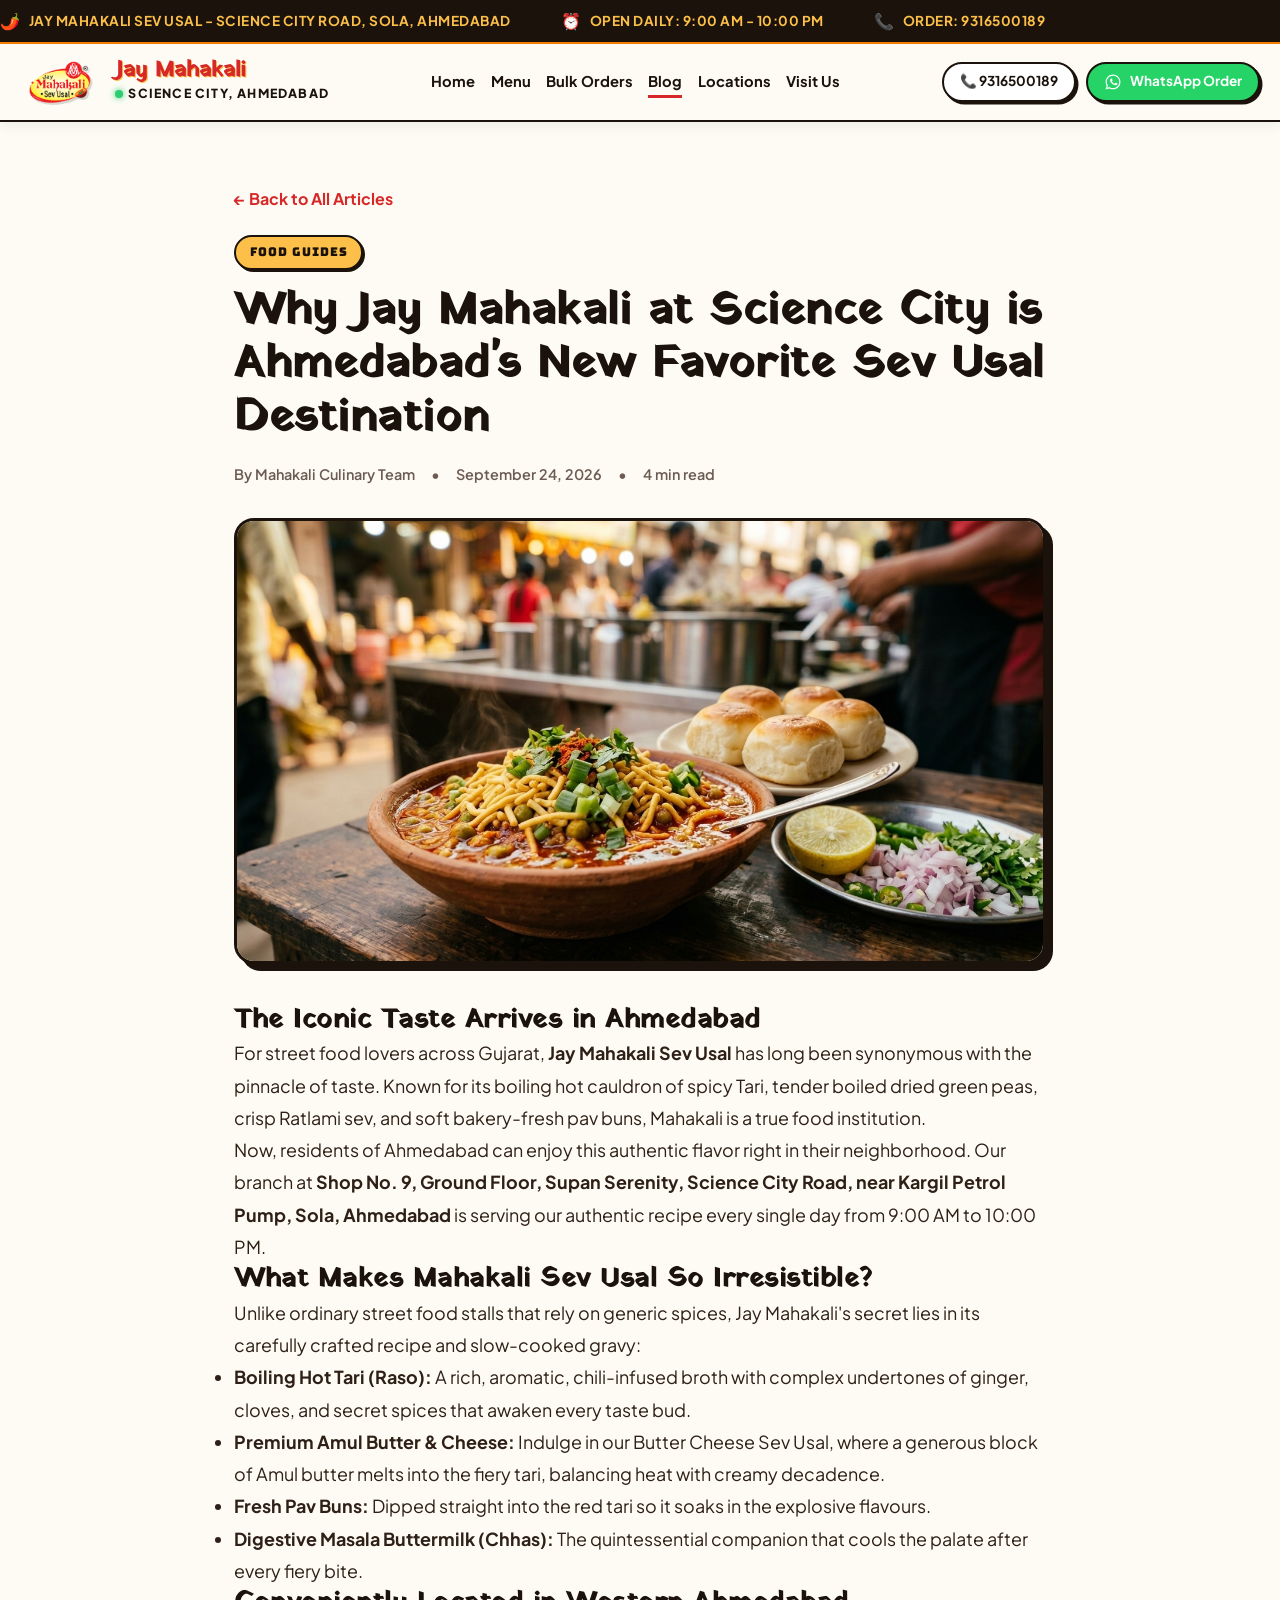
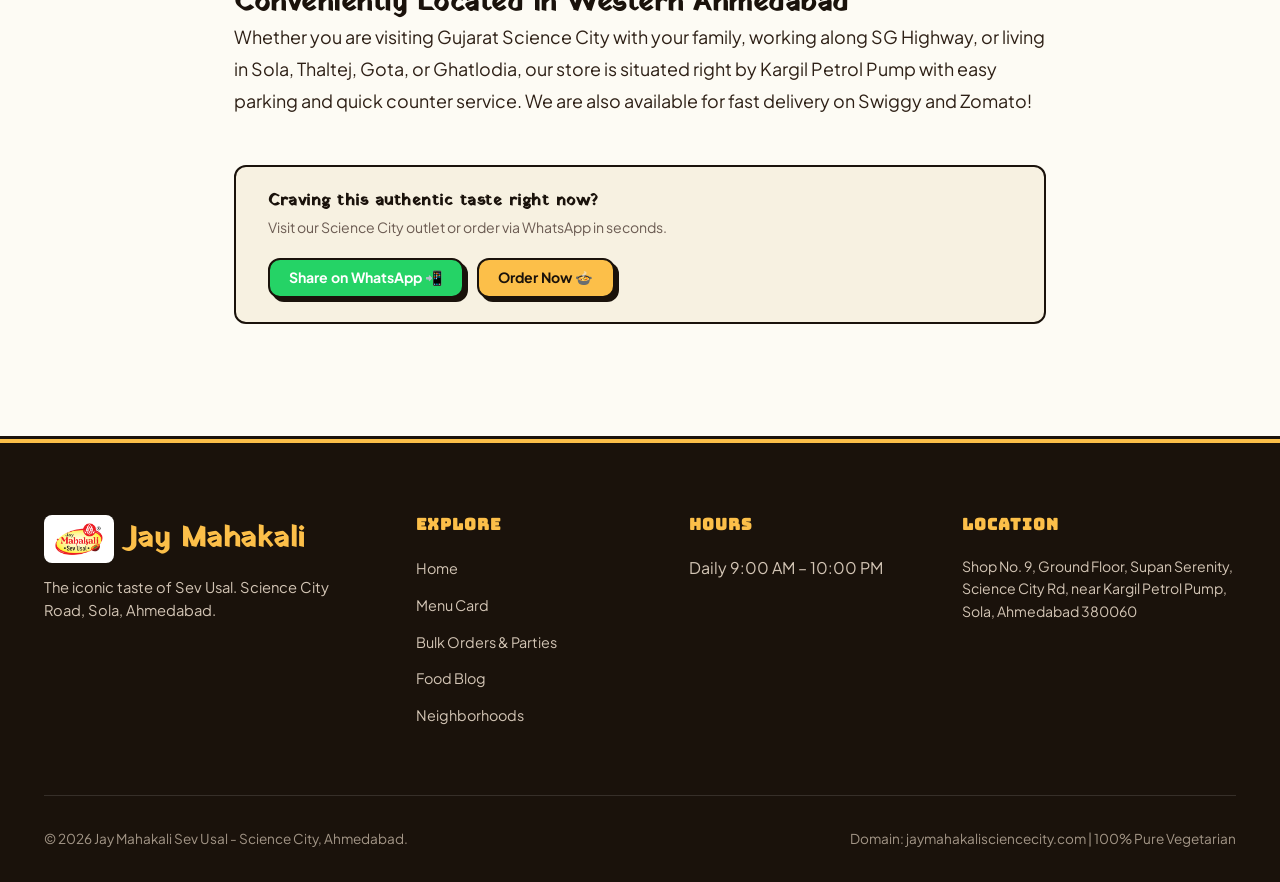
<file: article.html>
<!DOCTYPE html>
<html lang="en">
<head>
  <meta charset="UTF-8">
  <meta name="viewport" content="width=device-width, initial-scale=1.0">
  <title id="pageTitle">Food Article | Jay Mahakali Sev Usal</title>
  <meta name="description" id="metaDescription" content="Read authentic stories, recipes, and street food insights from Jay Mahakali Sev Usal.">
  <link rel="canonical" id="canonicalLink" href="https://jaymahakalisciencecity.com/article.html">
  <link rel="stylesheet" href="css/style.css">
  <link rel="icon" type="image/png" href="assets/logo.png">

  <!-- Dynamic BlogPosting Schema Container -->
  <script type="application/ld+json" id="articleSchema">
  {
    "@context": "https://schema.org",
    "@type": "BlogPosting",
    "headline": "Jay Mahakali Sev Usal Food Article",
    "image": "https://jaymahakalisciencecity.com/assets/hero_sev_usal.jpg",
    "author": {
      "@type": "Organization",
      "name": "Jay Mahakali Sev Usal"
    },
    "publisher": {
      "@type": "Organization",
      "name": "Jay Mahakali Sev Usal",
      "logo": {
        "@type": "ImageObject",
        "url": "https://jaymahakalisciencecity.com/assets/logo.png"
      }
    }
  }
  </script>
</head>
<body>

  <!-- Ticker -->
  <div class="retro-ticker" aria-label="Announcement ticker">
    <div class="ticker-content">
      <div class="ticker-item"><span class="icon">🌶️</span> JAY MAHAKALI SEV USAL - SCIENCE CITY ROAD, SOLA, AHMEDABAD</div>
      <div class="ticker-item"><span class="icon">⏰</span> OPEN DAILY: 9:00 AM - 10:00 PM</div>
      <div class="ticker-item"><span class="icon">📞</span> ORDER: 9316500189</div>
    </div>
  </div>

  <!-- Header -->
  <header class="site-header">
    <div class="container header-inner">
      <a href="index.html" class="brand-logo-wrap" title="Jay Mahakali Sev Usal Home">
        <img src="assets/logo.png" alt="Jay Mahakali Sev Usal Official Logo" class="brand-logo-img">
        <div class="brand-text-block">
          <span class="brand-title">Jay Mahakali</span>
          <span class="brand-subtitle"><span class="live-indicator"></span> Science City, Ahmedabad</span>
        </div>
      </a>

      <nav aria-label="Main Navigation">
        <ul class="nav-links">
          <li><a href="index.html" class="nav-link">Home</a></li>
          <li><a href="menu.html" class="nav-link">Menu</a></li>
          <li><a href="catering.html" class="nav-link">Bulk Orders</a></li>
          <li><a href="blog.html" class="nav-link active">Blog</a></li>
          <li><a href="locations.html" class="nav-link">Locations</a></li>
          <li><a href="index.html#outlet-map" class="nav-link">Visit Us</a></li>
        </ul>
      </nav>

      <div class="nav-cta-group">
        <a href="tel:9316500189" class="btn-retro btn-outline">
          📞 9316500189
        </a>
        <a href="https://wa.me/919316500189" target="_blank" rel="noopener" class="btn-retro btn-whatsapp">
          <svg viewBox="0 0 24 24" width="18" height="18"><path fill="currentColor" d="M12.04 2C6.58 2 2.13 6.45 2.13 11.91C2.13 13.66 2.59 15.36 3.45 16.86L2.05 22L7.3 20.62C8.75 21.41 10.38 21.83 12.04 21.83C17.5 21.83 21.95 17.38 21.95 11.92C21.95 9.27 20.92 6.78 19.05 4.91C17.18 3.03 14.69 2 12.04 2M12.05 3.67C14.25 3.67 16.31 4.53 17.87 6.09C19.42 7.65 20.28 9.72 20.28 11.92C20.28 16.46 16.58 20.15 12.04 20.15C10.56 20.15 9.11 19.76 7.85 19L7.55 18.83L4.43 19.65L5.26 16.61L5.06 16.29C4.24 15 3.8 13.47 3.8 11.91C3.81 7.37 7.5 3.67 12.05 3.67M9.53 7.37C9.37 7.37 9.11 7.43 8.89 7.67C8.67 7.91 8.05 8.49 8.05 9.68C8.05 10.87 8.92 12.01 9.04 12.17C9.16 12.33 10.74 14.77 13.16 15.82C13.74 16.07 14.19 16.22 14.54 16.33C15.13 16.52 15.66 16.49 16.08 16.43C16.56 16.36 17.54 15.83 17.75 15.26C17.95 14.68 17.95 14.19 17.89 14.09C17.83 13.99 17.67 13.93 17.43 13.81C17.19 13.69 16.01 13.11 15.79 13.03C15.57 12.95 15.41 12.91 15.25 13.15C15.09 13.39 14.63 13.93 14.49 14.09C14.35 14.25 14.21 14.27 13.97 14.15C13.73 14.03 12.96 13.78 12.04 12.96C11.32 12.32 10.83 11.53 10.69 11.29C10.55 11.05 10.67 10.92 10.79 10.8C10.9 10.69 11.04 10.51 11.16 10.37C11.28 10.23 11.32 10.13 11.4 9.97C11.48 9.81 11.44 9.67 11.38 9.55C11.32 9.43 10.86 8.3 10.67 7.82C10.48 7.36 10.28 7.42 10.14 7.41C10 7.4 9.84 7.37 9.68 7.37H9.53Z"/></svg>
          <span>WhatsApp Order</span>
        </a>
      </div>

      <button class="mobile-menu-btn" aria-label="Toggle Navigation Menu">
        <svg width="24" height="24" viewBox="0 0 24 24" fill="none" stroke="#1A120B" stroke-width="2.5" stroke-linecap="round"><line x1="3" y1="12" x2="21" y2="12"></line><line x1="3" y1="6" x2="21" y2="6"></line><line x1="3" y1="18" x2="21" y2="18"></line></svg>
      </button>
    </div>
  </header>

  <!-- Article Viewport -->
  <main style="padding: 4rem 0; background: var(--retro-cream); border-bottom: 3px solid var(--retro-dark);">
    <div class="container" style="max-width: 860px;">
      
      <!-- Back Link -->
      <a href="blog.html" style="display: inline-flex; align-items: center; gap: 0.4rem; font-weight: 700; color: var(--tari-red); margin-bottom: 1.5rem;">
        ← Back to All Articles
      </a>

      <!-- Article Header -->
      <div style="margin-bottom: 2rem;">
        <span class="badge-stamp badge-yellow" id="articleCategoryBadge" style="margin-bottom: 1rem;">Food Guides</span>
        <h1 id="articleTitle" style="font-size: 2.8rem; line-height: 1.2; margin-bottom: 1rem; color: var(--retro-dark);">
          Loading Article...
        </h1>
        <div style="display: flex; align-items: center; gap: 1rem; font-size: 0.9rem; color: var(--text-muted); font-weight: 600;">
          <span id="articleAuthor">By Mahakali Team</span>
          <span>•</span>
          <span id="articleDate">Date</span>
          <span>•</span>
          <span id="articleReadTime">4 min read</span>
        </div>
      </div>

      <!-- Hero Image -->
      <div style="border: 3.5px solid var(--retro-dark); border-radius: 20px; overflow: hidden; box-shadow: var(--retro-shadow-lg); margin-bottom: 2.5rem; background: #fff;">
        <img id="articleImage" src="assets/hero_sev_usal.jpg" alt="Article Banner" style="width: 100%; max-height: 440px; object-fit: cover;">
      </div>

      <!-- Body Content -->
      <article id="articleContent" style="font-size: 1.12rem; line-height: 1.8; color: var(--retro-dark-soft); margin-bottom: 3rem;">
        <p>Loading the full culinary article...</p>
      </article>

      <!-- Social Sharing & Quick Order Bar -->
      <div style="background: var(--retro-paper); border: 2.5px solid var(--retro-dark); border-radius: var(--retro-radius); padding: 1.5rem 2rem; display: flex; align-items: center; justify-content: space-between; flex-wrap: wrap; gap: 1.2rem; margin-bottom: 3rem;">
        <div>
          <h4 style="margin-bottom: 0.3rem;">Craving this authentic taste right now?</h4>
          <p style="font-size: 0.88rem; margin: 0; color: var(--text-muted);">Visit our Science City outlet or order via WhatsApp in seconds.</p>
        </div>
        <div style="display: flex; gap: 0.8rem;">
          <a id="shareWaBtn" href="#" target="_blank" rel="noopener" class="btn-retro btn-whatsapp" style="font-size: 0.88rem; padding: 0.6rem 1.2rem;">
            Share on WhatsApp 📲
          </a>
          <a href="https://wa.me/919316500189?text=Hi%20Jay%20Mahakali,%20I%20just%20read%20your%20blog%20and%20want%20to%20order!" target="_blank" rel="noopener" class="btn-retro btn-primary-yellow" style="font-size: 0.88rem; padding: 0.6rem 1.2rem;">
            Order Now 🍲
          </a>
        </div>
      </div>

    </div>
  </main>

  <!-- Footer -->
  <footer class="site-footer">
    <div class="container">
      <div class="footer-grid">
        <div class="footer-brand">
          <div style="display: flex; align-items: center; gap: 0.8rem; margin-bottom: 0.8rem;">
            <img src="assets/logo.png" alt="Jay Mahakali Logo" style="height: 48px; width: auto; background: #fff; padding: 4px; border-radius: 8px;">
            <h3 style="margin: 0;">Jay Mahakali</h3>
          </div>
          <p>The iconic taste of Sev Usal. Science City Road, Sola, Ahmedabad.</p>
        </div>
        <div class="footer-col">
          <h4>EXPLORE</h4>
          <ul class="footer-links">
            <li><a href="index.html">Home</a></li>
            <li><a href="menu.html">Menu Card</a></li>
            <li><a href="catering.html">Bulk Orders & Parties</a></li>
            <li><a href="blog.html">Food Blog</a></li>
            <li><a href="locations.html">Neighborhoods</a></li>
          </ul>
        </div>
        <div class="footer-col">
          <h4>HOURS</h4>
          <p style="color: #D3C5B5;">Daily 9:00 AM – 10:00 PM</p>
        </div>
        <div class="footer-col">
          <h4>LOCATION</h4>
          <p style="font-size: 0.88rem; color: #D3C5B5;">
            Shop No. 9, Ground Floor, Supan Serenity, Science City Rd, near Kargil Petrol Pump, Sola, Ahmedabad 380060
          </p>
        </div>
      </div>
      <div class="footer-bottom">
        <div>&copy; 2026 Jay Mahakali Sev Usal - Science City, Ahmedabad.</div>
        <div>Domain: jaymahakalisciencecity.com | 100% Pure Vegetarian</div>
      </div>
    </div>
  </footer>

  <aside class="mobile-sticky-bar" aria-label="Mobile quick action menu">
    <div class="mobile-sticky-actions">
      <a href="tel:9316500189" class="btn-primary-red">📞 Call</a>
      <a href="https://wa.me/919316500189" target="_blank" rel="noopener" class="btn-whatsapp">💬 WhatsApp</a>
      <a href="index.html#outlet-map" class="btn-primary-yellow">📍 Directions</a>
    </div>
  </aside>

  <script src="js/blog-data.js"></script>
  <script src="js/locations-data.js"></script>
  <script src="js/main.js"></script>
  <script>
    document.addEventListener('DOMContentLoaded', () => {
      const urlParams = new URLSearchParams(window.location.search);
      const slug = urlParams.get('slug') || 'best-sev-usal-in-ahmedabad-science-city';

      if (typeof getBlogPostBySlug === 'function') {
        const post = getBlogPostBySlug(slug);
        if (post) {
          document.getElementById('pageTitle').textContent = post.metaTitle || (post.title + " | Jay Mahakali Sev Usal");
          document.getElementById('metaDescription').setAttribute('content', post.metaDesc || post.excerpt);
          document.getElementById('articleCategoryBadge').textContent = post.category;
          document.getElementById('articleTitle').textContent = post.title;
          document.getElementById('articleAuthor').textContent = "By " + post.author;
          document.getElementById('articleDate').textContent = post.date;
          document.getElementById('articleReadTime').textContent = post.readTime;
          document.getElementById('articleImage').src = post.image;
          document.getElementById('articleImage').alt = post.title;
          document.getElementById('articleContent').innerHTML = post.content;

          const shareBtn = document.getElementById('shareWaBtn');
          if (shareBtn) {
            const shareText = encodeURIComponent(`Read this delicious story: ${post.title} - ${window.location.href}`);
            shareBtn.href = `https://wa.me/?text=${shareText}`;
          }

          const schemaEl = document.getElementById('articleSchema');
          if (schemaEl) {
            schemaEl.textContent = JSON.stringify({
              "@context": "https://schema.org",
              "@type": "BlogPosting",
              "headline": post.title,
              "image": "https://jaymahakalisciencecity.com/" + post.image,
              "datePublished": post.date,
              "author": {
                "@type": "Person",
                "name": post.author
              },
              "publisher": {
                "@type": "Organization",
                "name": "Jay Mahakali Sev Usal - Science City",
                "logo": {
                  "@type": "ImageObject",
                  "url": "https://jaymahakalisciencecity.com/assets/logo.png"
                }
              },
              "description": post.excerpt
            });
          }
        }
      }
    });
  </script>
</body>
</html>
</file>
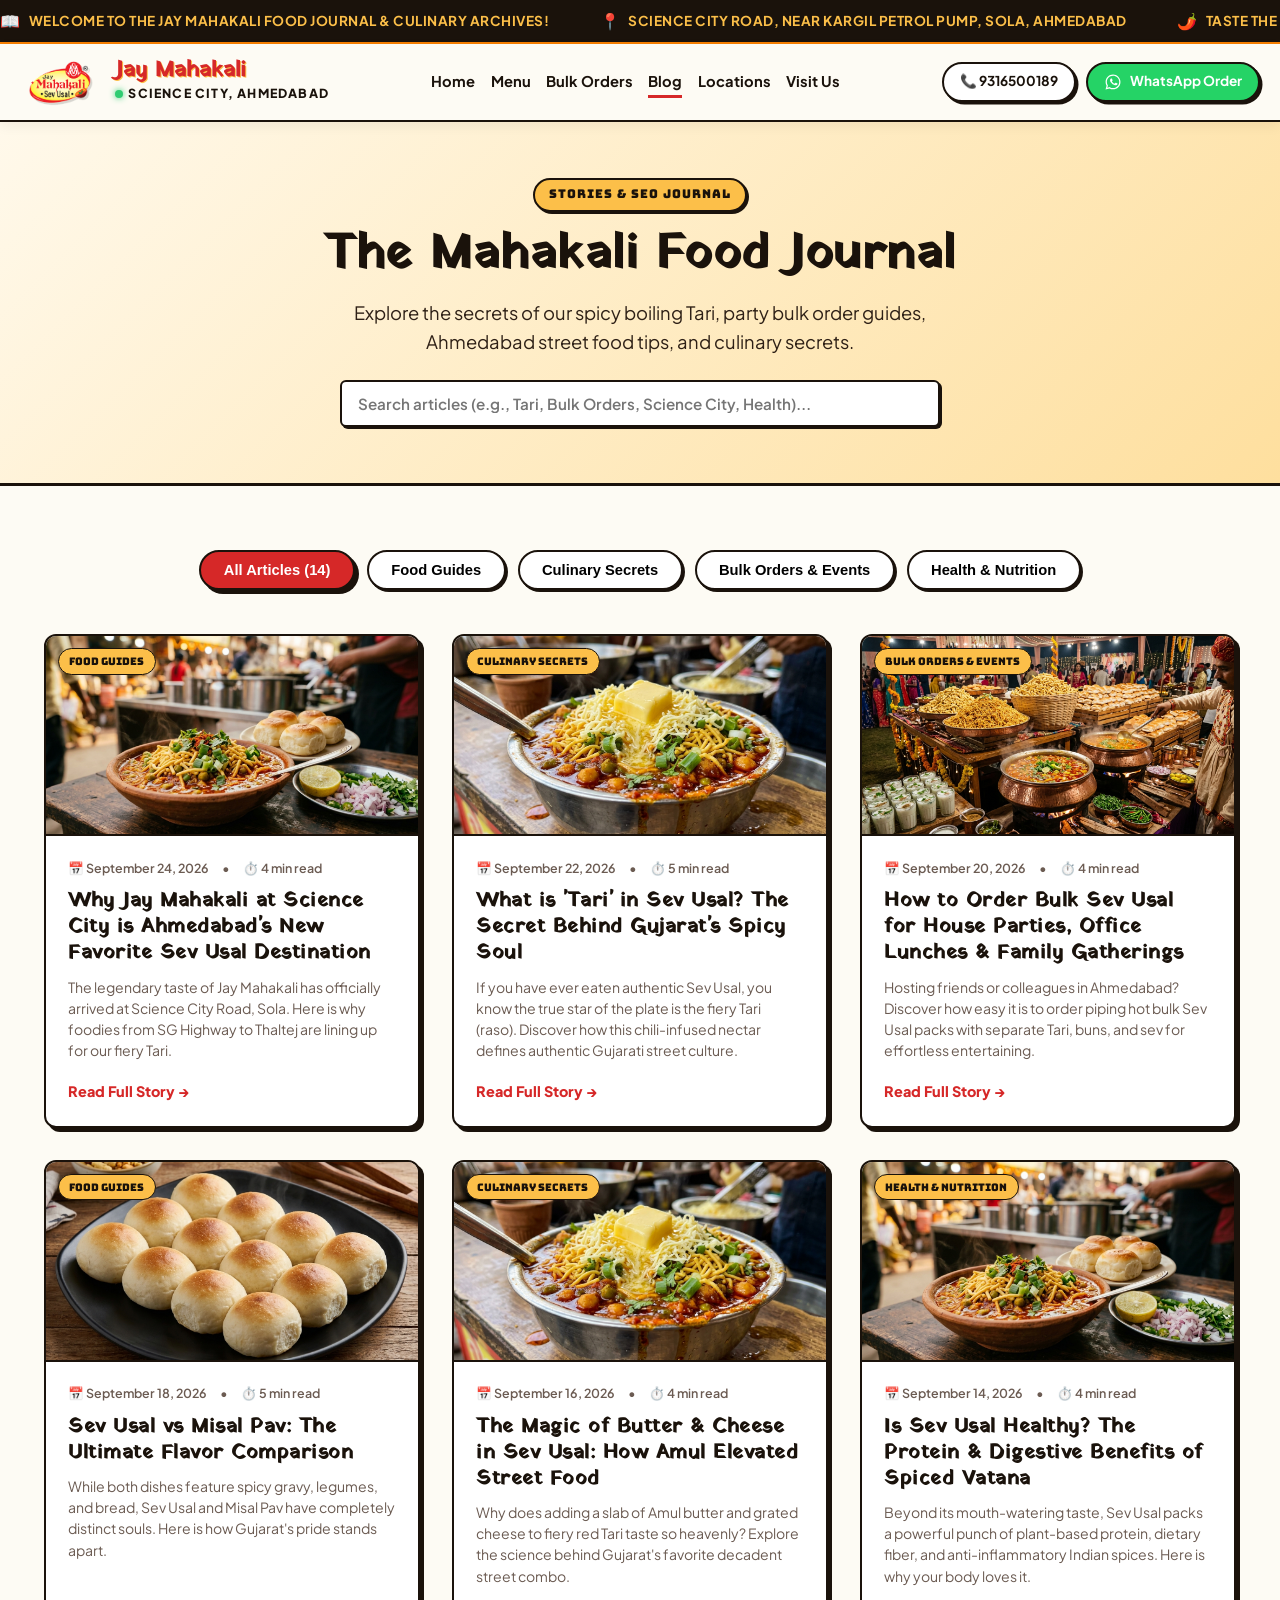
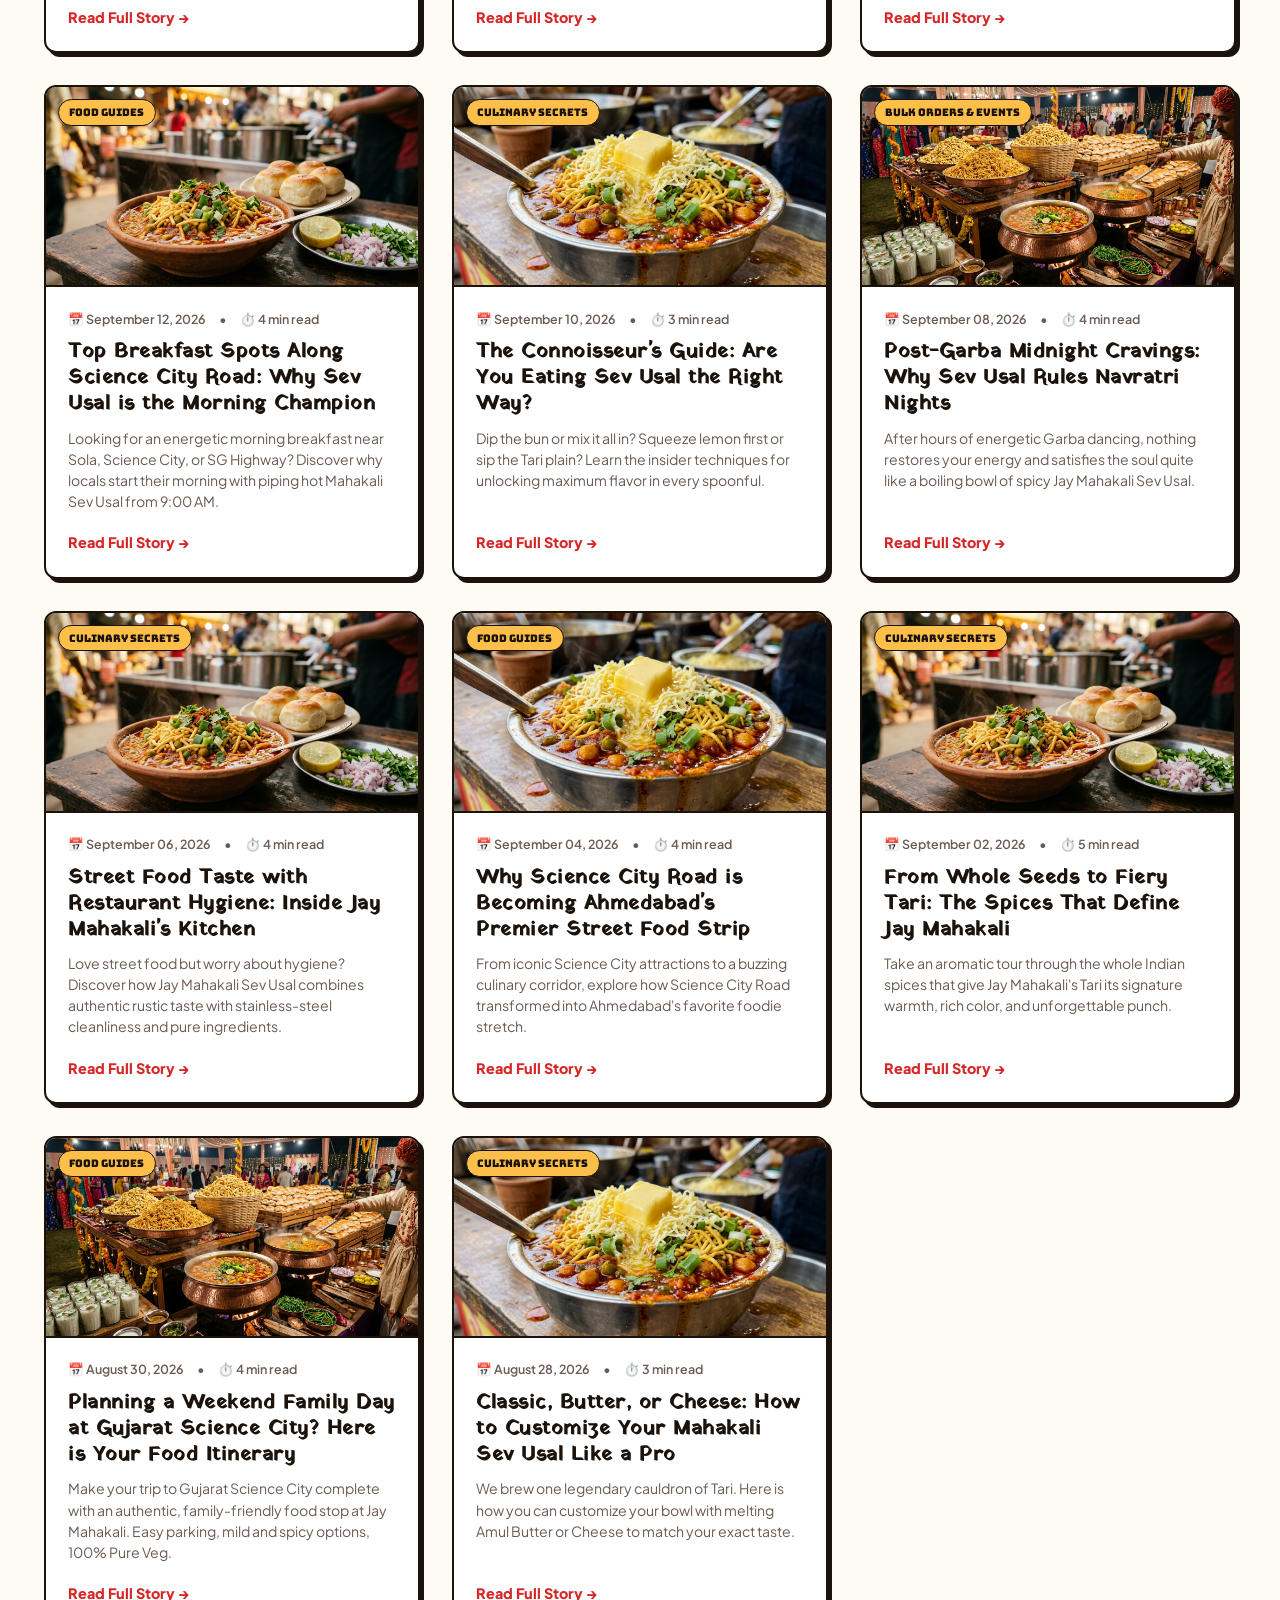
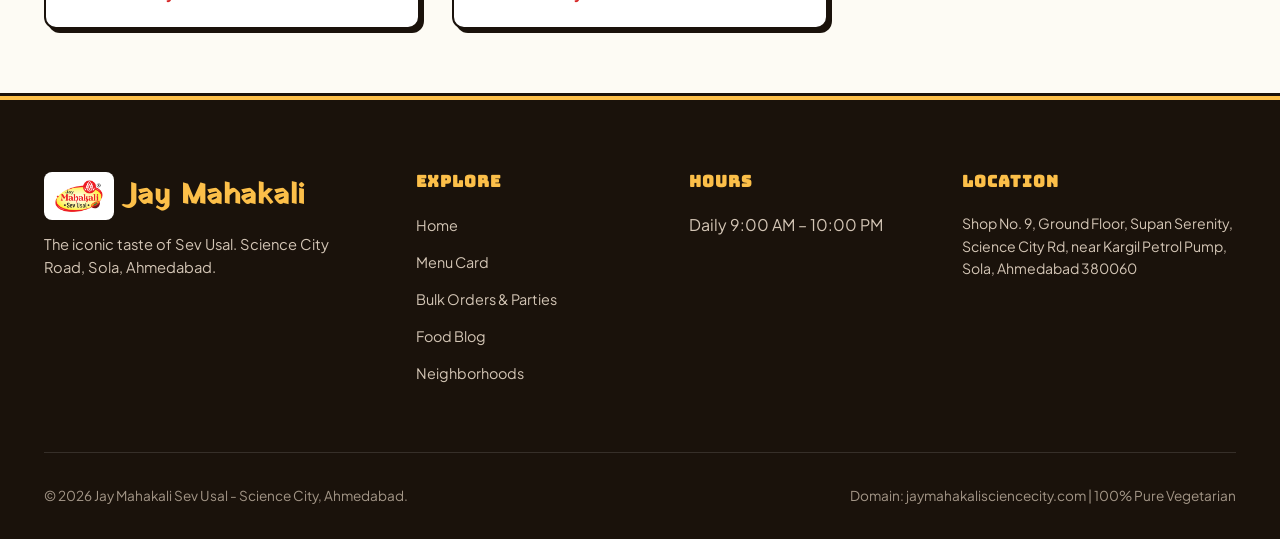
<file: blog.html>
<!DOCTYPE html>
<html lang="en">
<head>
  <meta charset="UTF-8">
  <meta name="viewport" content="width=device-width, initial-scale=1.0">
  <title>Food Journal & Street Food Guides | Jay Mahakali Sev Usal</title>
  <meta name="description" content="Read authentic Gujarati food guides, stories of Jay Mahakali Sev Usal, spicy Tari secrets, health benefits, and street food culture in Ahmedabad.">
  <meta name="keywords" content="Sev Usal blog, Ahmedabad street food guides, best sev usal science city, Gujarati food recipes, Tari gravy secrets, bulk sev usal orders">
  <link rel="canonical" href="https://jaymahakalisciencecity.com/blog.html">
  <link rel="stylesheet" href="css/style.css">
  <link rel="icon" type="image/png" href="assets/logo.png">
</head>
<body>

  <!-- Ticker -->
  <div class="retro-ticker" aria-label="Announcement ticker">
    <div class="ticker-content">
      <div class="ticker-item"><span class="icon">📖</span> WELCOME TO THE JAY MAHAKALI FOOD JOURNAL & CULINARY ARCHIVES!</div>
      <div class="ticker-item"><span class="icon">📍</span> SCIENCE CITY ROAD, NEAR KARGIL PETROL PUMP, SOLA, AHMEDABAD</div>
      <div class="ticker-item"><span class="icon">🌶️</span> TASTE THE AUTHENTIC LEGEND TODAY!</div>
    </div>
  </div>

  <!-- Header -->
  <header class="site-header">
    <div class="container header-inner">
      <a href="index.html" class="brand-logo-wrap" title="Jay Mahakali Sev Usal Home">
        <img src="assets/logo.png" alt="Jay Mahakali Sev Usal Official Logo" class="brand-logo-img">
        <div class="brand-text-block">
          <span class="brand-title">Jay Mahakali</span>
          <span class="brand-subtitle"><span class="live-indicator"></span> Science City, Ahmedabad</span>
        </div>
      </a>

      <nav aria-label="Main Navigation">
        <ul class="nav-links">
          <li><a href="index.html" class="nav-link">Home</a></li>
          <li><a href="menu.html" class="nav-link">Menu</a></li>
          <li><a href="catering.html" class="nav-link">Bulk Orders</a></li>
          <li><a href="blog.html" class="nav-link active">Blog</a></li>
          <li><a href="locations.html" class="nav-link">Locations</a></li>
          <li><a href="index.html#outlet-map" class="nav-link">Visit Us</a></li>
        </ul>
      </nav>

      <div class="nav-cta-group">
        <a href="tel:9316500189" class="btn-retro btn-outline">
          📞 9316500189
        </a>
        <a href="https://wa.me/919316500189" target="_blank" rel="noopener" class="btn-retro btn-whatsapp">
          <svg viewBox="0 0 24 24" width="18" height="18"><path fill="currentColor" d="M12.04 2C6.58 2 2.13 6.45 2.13 11.91C2.13 13.66 2.59 15.36 3.45 16.86L2.05 22L7.3 20.62C8.75 21.41 10.38 21.83 12.04 21.83C17.5 21.83 21.95 17.38 21.95 11.92C21.95 9.27 20.92 6.78 19.05 4.91C17.18 3.03 14.69 2 12.04 2M12.05 3.67C14.25 3.67 16.31 4.53 17.87 6.09C19.42 7.65 20.28 9.72 20.28 11.92C20.28 16.46 16.58 20.15 12.04 20.15C10.56 20.15 9.11 19.76 7.85 19L7.55 18.83L4.43 19.65L5.26 16.61L5.06 16.29C4.24 15 3.8 13.47 3.8 11.91C3.81 7.37 7.5 3.67 12.05 3.67M9.53 7.37C9.37 7.37 9.11 7.43 8.89 7.67C8.67 7.91 8.05 8.49 8.05 9.68C8.05 10.87 8.92 12.01 9.04 12.17C9.16 12.33 10.74 14.77 13.16 15.82C13.74 16.07 14.19 16.22 14.54 16.33C15.13 16.52 15.66 16.49 16.08 16.43C16.56 16.36 17.54 15.83 17.75 15.26C17.95 14.68 17.95 14.19 17.89 14.09C17.83 13.99 17.67 13.93 17.43 13.81C17.19 13.69 16.01 13.11 15.79 13.03C15.57 12.95 15.41 12.91 15.25 13.15C15.09 13.39 14.63 13.93 14.49 14.09C14.35 14.25 14.21 14.27 13.97 14.15C13.73 14.03 12.96 13.78 12.04 12.96C11.32 12.32 10.83 11.53 10.69 11.29C10.55 11.05 10.67 10.92 10.79 10.8C10.9 10.69 11.04 10.51 11.16 10.37C11.28 10.23 11.32 10.13 11.4 9.97C11.48 9.81 11.44 9.67 11.38 9.55C11.32 9.43 10.86 8.3 10.67 7.82C10.48 7.36 10.28 7.42 10.14 7.41C10 7.4 9.84 7.37 9.68 7.37H9.53Z"/></svg>
          <span>WhatsApp Order</span>
        </a>
      </div>

      <button class="mobile-menu-btn" aria-label="Toggle Navigation Menu">
        <svg width="24" height="24" viewBox="0 0 24 24" fill="none" stroke="#1A120B" stroke-width="2.5" stroke-linecap="round"><line x1="3" y1="12" x2="21" y2="12"></line><line x1="3" y1="6" x2="21" y2="6"></line><line x1="3" y1="18" x2="21" y2="18"></line></svg>
      </button>
    </div>
  </header>

  <!-- Banner -->
  <section style="background: linear-gradient(135deg, #FFF9EB 0%, #FEDF9E 100%); padding: 3.5rem 0; border-bottom: 3px solid var(--retro-dark); text-align: center;">
    <div class="container">
      <span class="badge-stamp badge-yellow" style="margin-bottom: 0.8rem;">STORIES & SEO JOURNAL</span>
      <h1 style="font-size: 3rem; margin-bottom: 0.8rem;">The Mahakali Food Journal</h1>
      <p style="max-width: 680px; margin: 0 auto 1.5rem; font-size: 1.15rem; color: var(--retro-dark-soft);">
        Explore the secrets of our spicy boiling Tari, party bulk order guides, Ahmedabad street food tips, and culinary secrets.
      </p>

      <!-- Search & Filter Controls -->
      <div style="max-width: 600px; margin: 0 auto; display: flex; gap: 0.6rem;">
        <input type="text" id="blogSearchInput" placeholder="Search articles (e.g., Tari, Bulk Orders, Science City, Health)..." class="form-input" style="background: var(--white); box-shadow: var(--retro-shadow-sm);">
      </div>
    </div>
  </section>

  <!-- Blog Listing -->
  <section style="padding: 4rem 0; background: var(--retro-cream); border-bottom: 3px solid var(--retro-dark);">
    <div class="container">
      
      <!-- Category Filter Tabs -->
      <div class="menu-filter-nav" id="blogCategoryTabs">
        <button class="filter-btn active" data-cat="all">All Articles (14)</button>
        <button class="filter-btn" data-cat="Food Guides">Food Guides</button>
        <button class="filter-btn" data-cat="Culinary Secrets">Culinary Secrets</button>
        <button class="filter-btn" data-cat="Bulk Orders & Events">Bulk Orders & Events</button>
        <button class="filter-btn" data-cat="Health & Nutrition">Health & Nutrition</button>
      </div>

      <!-- Articles Grid -->
      <div class="blog-grid" id="blogCardsContainer">
        <!-- Rendered dynamically from js/blog-data.js -->
      </div>

      <!-- Empty State -->
      <div id="noResultsMsg" style="display: none; text-align: center; padding: 3rem 0;">
        <h3>No matching articles found!</h3>
        <p style="color: var(--text-muted);">Try a different keyword or reset filters to browse all food stories.</p>
      </div>



    </div>
  </section>

  <!-- Footer -->
  <footer class="site-footer">
    <div class="container">
      <div class="footer-grid">
        <div class="footer-brand">
          <div style="display: flex; align-items: center; gap: 0.8rem; margin-bottom: 0.8rem;">
            <img src="assets/logo.png" alt="Jay Mahakali Logo" style="height: 48px; width: auto; background: #fff; padding: 4px; border-radius: 8px;">
            <h3 style="margin: 0;">Jay Mahakali</h3>
          </div>
          <p>The iconic taste of Sev Usal. Science City Road, Sola, Ahmedabad.</p>
        </div>
        <div class="footer-col">
          <h4>EXPLORE</h4>
          <ul class="footer-links">
            <li><a href="index.html">Home</a></li>
            <li><a href="menu.html">Menu Card</a></li>
            <li><a href="catering.html">Bulk Orders & Parties</a></li>
            <li><a href="blog.html">Food Blog</a></li>
            <li><a href="locations.html">Neighborhoods</a></li>
          </ul>
        </div>
        <div class="footer-col">
          <h4>HOURS</h4>
          <p style="color: #D3C5B5;">Daily 9:00 AM – 10:00 PM</p>
        </div>
        <div class="footer-col">
          <h4>LOCATION</h4>
          <p style="font-size: 0.88rem; color: #D3C5B5;">
            Shop No. 9, Ground Floor, Supan Serenity, Science City Rd, near Kargil Petrol Pump, Sola, Ahmedabad 380060
          </p>
        </div>
      </div>
      <div class="footer-bottom">
        <div>&copy; 2026 Jay Mahakali Sev Usal - Science City, Ahmedabad.</div>
        <div>Domain: jaymahakalisciencecity.com | 100% Pure Vegetarian</div>
      </div>
    </div>
  </footer>

  <aside class="mobile-sticky-bar" aria-label="Mobile quick action menu">
    <div class="mobile-sticky-actions">
      <a href="tel:9316500189" class="btn-primary-red">📞 Call</a>
      <a href="https://wa.me/919316500189" target="_blank" rel="noopener" class="btn-whatsapp">💬 WhatsApp</a>
      <a href="index.html#outlet-map" class="btn-primary-yellow">📍 Directions</a>
    </div>
  </aside>

  <script src="js/blog-data.js"></script>
  <script src="js/locations-data.js"></script>
  <script src="js/main.js"></script>
  <script>
    document.addEventListener('DOMContentLoaded', () => {
      const container = document.getElementById('blogCardsContainer');
      const searchInput = document.getElementById('blogSearchInput');
      const categoryTabs = document.querySelectorAll('#blogCategoryTabs .filter-btn');
      const noResultsMsg = document.getElementById('noResultsMsg');

      let currentCategory = 'all';
      let currentQuery = '';

      function renderPosts() {
        if (!container || typeof BLOG_POSTS === 'undefined') return;

        const filtered = BLOG_POSTS.filter(post => {
          const matchCat = (currentCategory === 'all' || post.category === currentCategory);
          const matchQuery = (
            post.title.toLowerCase().includes(currentQuery) ||
            post.excerpt.toLowerCase().includes(currentQuery) ||
            post.category.toLowerCase().includes(currentQuery)
          );
          return matchCat && matchQuery;
        });

        if (filtered.length === 0) {
          container.innerHTML = '';
          noResultsMsg.style.display = 'block';
          return;
        }

        noResultsMsg.style.display = 'none';
        container.innerHTML = filtered.map(post => `
          <article class="blog-card">
            <div class="blog-thumb-wrap">
              <img src="${post.image}" alt="${post.title}" loading="lazy">
              <span class="blog-tag-badge">${post.category}</span>
            </div>
            <div class="blog-content-body">
              <div class="blog-meta-row">
                <span>📅 ${post.date}</span>
                <span>•</span>
                <span>⏱️ ${post.readTime}</span>
              </div>
              <h3 class="blog-post-title">${post.title}</h3>
              <p class="blog-post-snippet">${post.excerpt}</p>
              <a href="article.html?slug=${post.slug}" class="blog-read-more">
                Read Full Story →
              </a>
            </div>
          </article>
        `).join('');
      }

      renderPosts();

      if (searchInput) {
        searchInput.addEventListener('input', (e) => {
          currentQuery = e.target.value.trim().toLowerCase();
          renderPosts();
        });
      }

      categoryTabs.forEach(tab => {
        tab.addEventListener('click', () => {
          categoryTabs.forEach(t => t.classList.remove('active'));
          tab.classList.add('active');
          currentCategory = tab.getAttribute('data-cat');
          renderPosts();
        });
      });
    });
  </script>
</body>
</html>
</file>
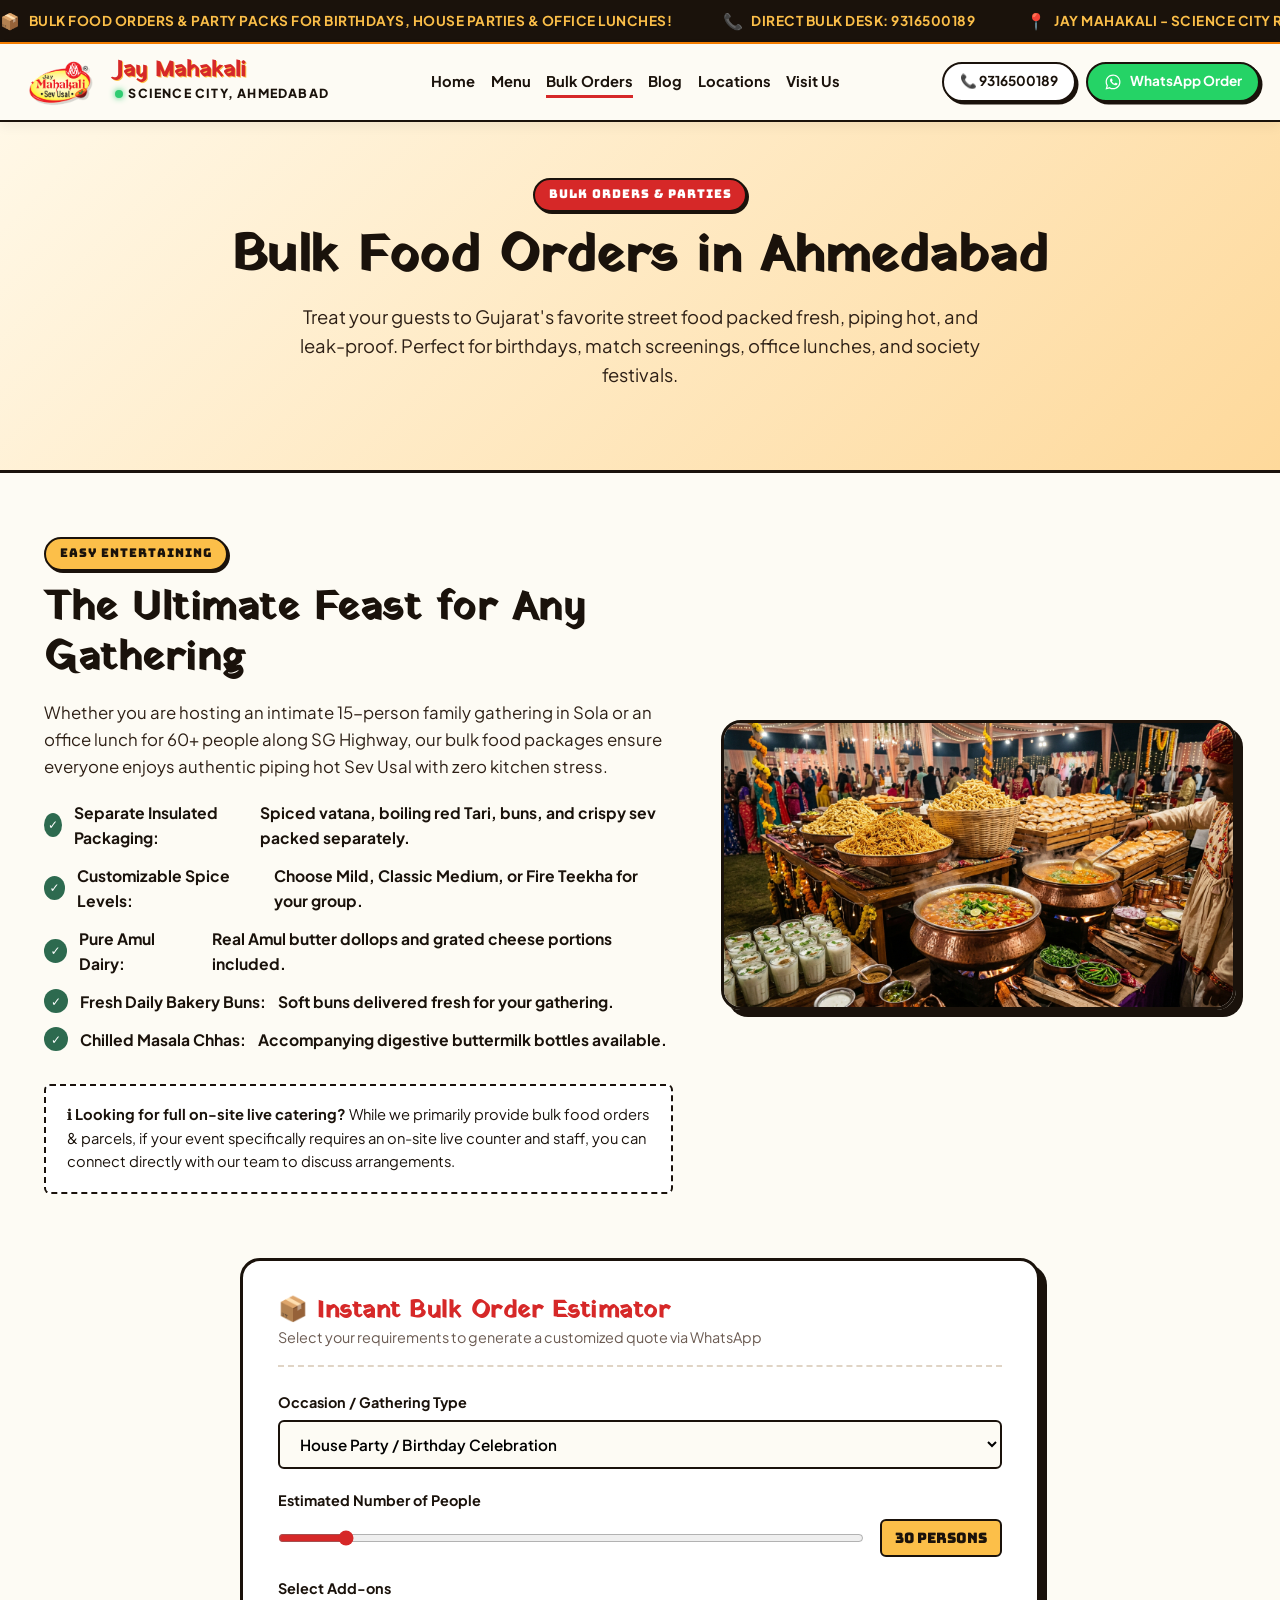
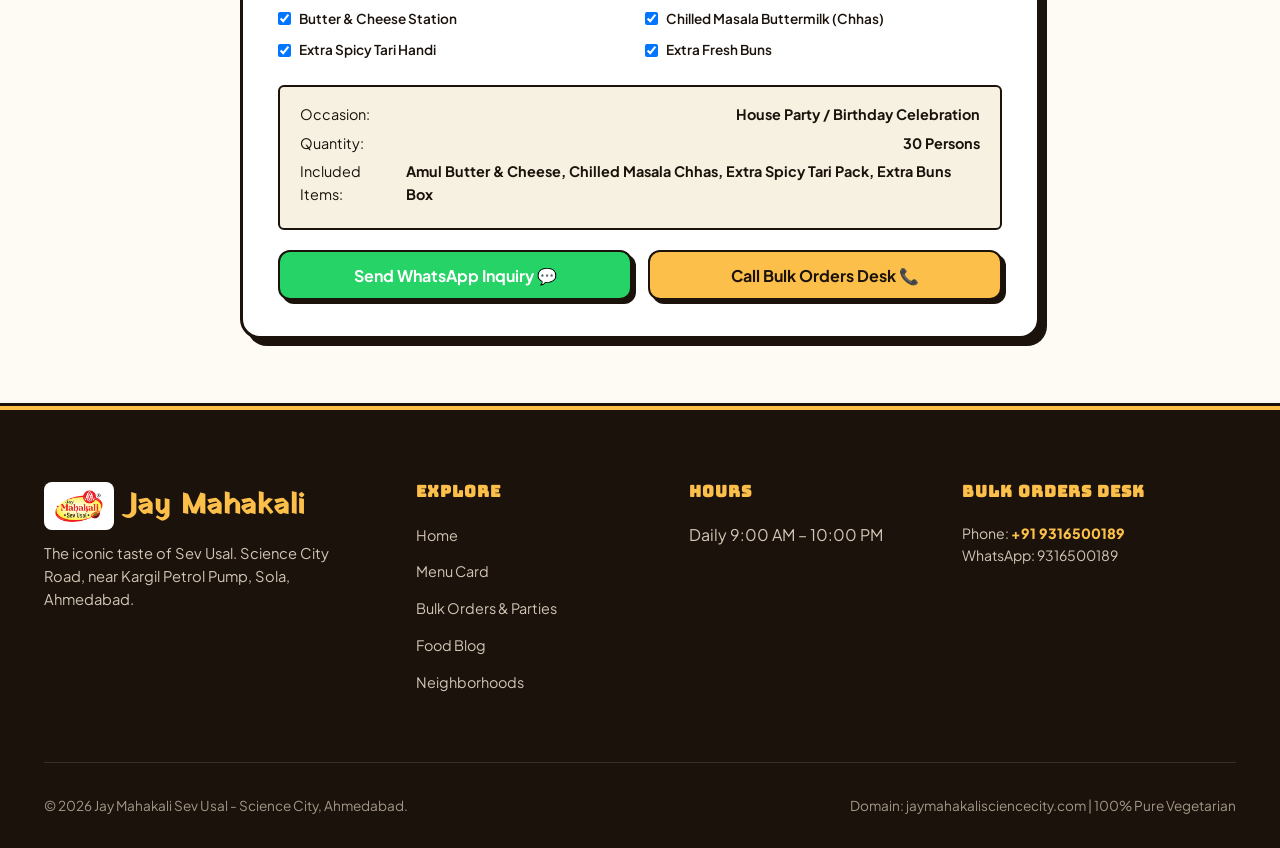
<file: catering.html>
<!DOCTYPE html>
<html lang="en">
<head>
  <meta charset="UTF-8">
  <meta name="viewport" content="width=device-width, initial-scale=1.0">
  <title>Bulk Food Orders & Party Parcels in Ahmedabad | Jay Mahakali Sev Usal</title>
  <meta name="description" content="Order bulk Sev Usal packs for house parties, birthdays, corporate lunches, Navratri and family gatherings in Ahmedabad. Fresh, piping hot, separate leak-proof packaging by Jay Mahakali Science City.">
  <meta name="keywords" content="Bulk Sev Usal Ahmedabad, party food orders Science City, bulk breakfast food Sola, corporate lunch street food Ahmedabad, Sev Usal parcel Ahmedabad">
  <link rel="canonical" href="https://jaymahakalisciencecity.com/catering.html">
  <link rel="stylesheet" href="css/style.css">
  <link rel="icon" type="image/png" href="assets/logo.png">

  <!-- Service Schema -->
  <script type="application/ld+json">
  {
    "@context": "https://schema.org",
    "@type": "FoodService",
    "name": "Jay Mahakali Sev Usal Bulk Food Orders",
    "description": "Authentic Gujarati street food bulk parcels and event orders in Ahmedabad.",
    "provider": {
      "@type": "Restaurant",
      "name": "Jay Mahakali Sev Usal - Science City",
      "telephone": "+919316500189",
      "address": "Shop No. 9, Ground Floor, Supan Serenity, Science City Rd, near Kargil Petrol Pump, Sola, Ahmedabad, Gujarat 380060"
    },
    "areaServed": "Ahmedabad, Gujarat",
    "serviceType": "Bulk Street Food Orders & Catering"
  }
  </script>
</head>
<body>

  <!-- Ticker -->
  <div class="retro-ticker" aria-label="Announcement ticker">
    <div class="ticker-content">
      <div class="ticker-item"><span class="icon">📦</span> BULK FOOD ORDERS & PARTY PACKS FOR BIRTHDAYS, HOUSE PARTIES & OFFICE LUNCHES!</div>
      <div class="ticker-item"><span class="icon">📞</span> DIRECT BULK DESK: 9316500189</div>
      <div class="ticker-item"><span class="icon">📍</span> JAY MAHAKALI - SCIENCE CITY ROAD, SOLA, AHMEDABAD</div>
    </div>
  </div>

  <!-- Header -->
  <header class="site-header">
    <div class="container header-inner">
      <a href="index.html" class="brand-logo-wrap" title="Jay Mahakali Sev Usal Home">
        <img src="assets/logo.png" alt="Jay Mahakali Sev Usal Official Logo" class="brand-logo-img">
        <div class="brand-text-block">
          <span class="brand-title">Jay Mahakali</span>
          <span class="brand-subtitle"><span class="live-indicator"></span> Science City, Ahmedabad</span>
        </div>
      </a>

      <nav aria-label="Main Navigation">
        <ul class="nav-links">
          <li><a href="index.html" class="nav-link">Home</a></li>
          <li><a href="menu.html" class="nav-link">Menu</a></li>
          <li><a href="catering.html" class="nav-link active">Bulk Orders</a></li>
          <li><a href="blog.html" class="nav-link">Blog</a></li>
          <li><a href="locations.html" class="nav-link">Locations</a></li>
          <li><a href="index.html#outlet-map" class="nav-link">Visit Us</a></li>
        </ul>
      </nav>

      <div class="nav-cta-group">
        <a href="tel:9316500189" class="btn-retro btn-outline">
          📞 9316500189
        </a>
        <a href="https://wa.me/919316500189?text=Hello%20Jay%20Mahakali!%20I%20want%20to%20inquire%20about%20a%20bulk%20food%20order." target="_blank" rel="noopener" class="btn-retro btn-whatsapp">
          <svg viewBox="0 0 24 24" width="18" height="18"><path fill="currentColor" d="M12.04 2C6.58 2 2.13 6.45 2.13 11.91C2.13 13.66 2.59 15.36 3.45 16.86L2.05 22L7.3 20.62C8.75 21.41 10.38 21.83 12.04 21.83C17.5 21.83 21.95 17.38 21.95 11.92C21.95 9.27 20.92 6.78 19.05 4.91C17.18 3.03 14.69 2 12.04 2M12.05 3.67C14.25 3.67 16.31 4.53 17.87 6.09C19.42 7.65 20.28 9.72 20.28 11.92C20.28 16.46 16.58 20.15 12.04 20.15C10.56 20.15 9.11 19.76 7.85 19L7.55 18.83L4.43 19.65L5.26 16.61L5.06 16.29C4.24 15 3.8 13.47 3.8 11.91C3.81 7.37 7.5 3.67 12.05 3.67M9.53 7.37C9.37 7.37 9.11 7.43 8.89 7.67C8.67 7.91 8.05 8.49 8.05 9.68C8.05 10.87 8.92 12.01 9.04 12.17C9.16 12.33 10.74 14.77 13.16 15.82C13.74 16.07 14.19 16.22 14.54 16.33C15.13 16.52 15.66 16.49 16.08 16.43C16.56 16.36 17.54 15.83 17.75 15.26C17.95 14.68 17.95 14.19 17.89 14.09C17.83 13.99 17.67 13.93 17.43 13.81C17.19 13.69 16.01 13.11 15.79 13.03C15.57 12.95 15.41 12.91 15.25 13.15C15.09 13.39 14.63 13.93 14.49 14.09C14.35 14.25 14.21 14.27 13.97 14.15C13.73 14.03 12.96 13.78 12.04 12.96C11.32 12.32 10.83 11.53 10.69 11.29C10.55 11.05 10.67 10.92 10.79 10.8C10.9 10.69 11.04 10.51 11.16 10.37C11.28 10.23 11.32 10.13 11.4 9.97C11.48 9.81 11.44 9.67 11.38 9.55C11.32 9.43 10.86 8.3 10.67 7.82C10.48 7.36 10.28 7.42 10.14 7.41C10 7.4 9.84 7.37 9.68 7.37H9.53Z"/></svg>
          <span>WhatsApp Order</span>
        </a>
      </div>

      <button class="mobile-menu-btn" aria-label="Toggle Navigation Menu">
        <svg width="24" height="24" viewBox="0 0 24 24" fill="none" stroke="#1A120B" stroke-width="2.5" stroke-linecap="round"><line x1="3" y1="12" x2="21" y2="12"></line><line x1="3" y1="6" x2="21" y2="6"></line><line x1="3" y1="18" x2="21" y2="18"></line></svg>
      </button>
    </div>
  </header>

  <!-- Banner -->
  <section style="background: linear-gradient(135deg, #FFF8E7 0%, #FED99B 100%); padding: 3.5rem 0; border-bottom: 3px solid var(--retro-dark);">
    <div class="container text-center" style="text-align: center;">
      <span class="badge-stamp badge-red" style="margin-bottom: 0.8rem;">BULK ORDERS & PARTIES</span>
      <h1 style="font-size: 3.2rem; margin-bottom: 0.8rem;">Bulk Food Orders in Ahmedabad</h1>
      <p style="max-width: 720px; margin: 0 auto 1.5rem; font-size: 1.15rem; color: var(--retro-dark-soft);">
        Treat your guests to Gujarat's favorite street food packed fresh, piping hot, and leak-proof. Perfect for birthdays, match screenings, office lunches, and society festivals.
      </p>
    </div>
  </section>

  <!-- Bulk Details & Photo Grid -->
  <section style="padding: 4rem 0; background: var(--retro-cream); border-bottom: 3px solid var(--retro-dark);">
    <div class="container">
      <div style="display: grid; grid-template-columns: 1.1fr 0.9fr; gap: 3rem; align-items: center; margin-bottom: 4rem;">
        <div>
          <span class="badge-stamp badge-yellow" style="margin-bottom: 0.8rem;">EASY ENTERTAINING</span>
          <h2 style="font-size: 2.5rem; margin-bottom: 1rem;">The Ultimate Feast for Any Gathering</h2>
          <p style="margin-bottom: 1.2rem; font-size: 1.05rem;">
            Whether you are hosting an intimate 15-person family gathering in Sola or an office lunch for 60+ people along SG Highway, our bulk food packages ensure everyone enjoys authentic piping hot Sev Usal with zero kitchen stress.
          </p>
          <ul class="catering-features-list">
            <li><span class="check-icon">✓</span> <strong>Separate Insulated Packaging:</strong> Spiced vatana, boiling red Tari, buns, and crispy sev packed separately.</li>
            <li><span class="check-icon">✓</span> <strong>Customizable Spice Levels:</strong> Choose Mild, Classic Medium, or Fire Teekha for your group.</li>
            <li><span class="check-icon">✓</span> <strong>Pure Amul Dairy:</strong> Real Amul butter dollops and grated cheese portions included.</li>
            <li><span class="check-icon">✓</span> <strong>Fresh Daily Bakery Buns:</strong> Soft buns delivered fresh for your gathering.</li>
            <li><span class="check-icon">✓</span> <strong>Chilled Masala Chhas:</strong> Accompanying digestive buttermilk bottles available.</li>
          </ul>

          <!-- Note on Live Catering -->
          <div style="background: var(--white); border: 2px dashed var(--retro-dark); border-radius: var(--retro-radius-sm); padding: 1.1rem 1.3rem; margin-top: 1.5rem;">
            <p style="font-size: 0.92rem; margin: 0; color: var(--retro-dark);">
              ℹ️ <strong>Looking for full on-site live catering?</strong> While we primarily provide bulk food orders & parcels, if your event specifically requires an on-site live counter and staff, you can connect directly with our team to discuss arrangements.
            </p>
          </div>
        </div>
        <div style="border: 3.5px solid var(--retro-dark); border-radius: 20px; overflow: hidden; box-shadow: var(--retro-shadow-lg);">
          <img src="assets/catering_spread.jpg" alt="Jay Mahakali bulk food order celebration spread" style="width: 100%; height: auto;">
        </div>
      </div>

      <!-- Interactive Calculator Embed -->
      <div class="catering-calc-card" style="max-width: 800px; margin: 0 auto;">
        <div class="calc-header">
          <h3>📦 Instant Bulk Order Estimator</h3>
          <p style="font-size: 0.9rem; color: var(--text-muted);">Select your requirements to generate a customized quote via WhatsApp</p>
        </div>

        <div class="form-group">
          <label class="form-label">Occasion / Gathering Type</label>
          <select class="form-select" id="eventTypeSelect">
            <option value="party">House Party / Birthday Celebration</option>
            <option value="corporate">Corporate Lunch / Office Meeting</option>
            <option value="family">Family Gathering / Society Get-Together</option>
            <option value="festival">Festival Celebration (Navratri / Diwali)</option>
            <option value="catering">Special Event (Inquire for Live Counter)</option>
          </select>
        </div>

        <div class="form-group">
          <label class="form-label">Estimated Number of People</label>
          <div class="guest-slider-wrap">
            <input type="range" class="guest-slider" id="guestSlider" min="10" max="200" step="5" value="30">
            <span class="guest-counter-badge" id="guestCountDisplay">30 Persons</span>
          </div>
        </div>

        <div class="form-group">
          <label class="form-label">Select Add-ons</label>
          <div class="calc-addons-grid">
            <label class="checkbox-addon">
              <input type="checkbox" class="calc-addon-check" data-name="Amul Butter & Cheese" checked>
              Butter & Cheese Station
            </label>
            <label class="checkbox-addon">
              <input type="checkbox" class="calc-addon-check" data-name="Chilled Masala Chhas" checked>
              Chilled Masala Buttermilk (Chhas)
            </label>
            <label class="checkbox-addon">
              <input type="checkbox" class="calc-addon-check" data-name="Extra Spicy Tari Pack" checked>
              Extra Spicy Tari Handi
            </label>
            <label class="checkbox-addon">
              <input type="checkbox" class="calc-addon-check" data-name="Extra Buns Box" checked>
              Extra Fresh Buns
            </label>
          </div>
        </div>

        <div class="calc-estimate-summary">
          <div class="estimate-row">
            <span>Occasion:</span>
            <strong id="summaryType">House Party</strong>
          </div>
          <div class="estimate-row">
            <span>Quantity:</span>
            <strong id="summaryGuests">30 Persons</strong>
          </div>
          <div class="estimate-row">
            <span>Included Items:</span>
            <strong id="summaryAddons">Butter & Cheese, Chhas, Extra Tari, Buns</strong>
          </div>
        </div>

        <div style="display: flex; gap: 1rem; flex-wrap: wrap;">
          <a id="btnWhatsAppQuote" href="#" target="_blank" rel="noopener" class="btn-retro btn-whatsapp" style="flex: 1;">
            Send WhatsApp Inquiry 💬
          </a>
          <a href="tel:9316500189" class="btn-retro btn-primary-yellow" style="flex: 1;">
            Call Bulk Orders Desk 📞
          </a>
        </div>
      </div>
    </div>
  </section>

  <!-- Footer -->
  <footer class="site-footer">
    <div class="container">
      <div class="footer-grid">
        <div class="footer-brand">
          <div style="display: flex; align-items: center; gap: 0.8rem; margin-bottom: 0.8rem;">
            <img src="assets/logo.png" alt="Jay Mahakali Logo" style="height: 48px; width: auto; background: #fff; padding: 4px; border-radius: 8px;">
            <h3 style="margin: 0;">Jay Mahakali</h3>
          </div>
          <p>
            The iconic taste of Sev Usal. Science City Road, near Kargil Petrol Pump, Sola, Ahmedabad.
          </p>
        </div>
        <div class="footer-col">
          <h4>EXPLORE</h4>
          <ul class="footer-links">
            <li><a href="index.html">Home</a></li>
            <li><a href="menu.html">Menu Card</a></li>
            <li><a href="catering.html">Bulk Orders & Parties</a></li>
            <li><a href="blog.html">Food Blog</a></li>
            <li><a href="locations.html">Neighborhoods</a></li>
          </ul>
        </div>
        <div class="footer-col">
          <h4>HOURS</h4>
          <p style="color: #D3C5B5;">Daily 9:00 AM – 10:00 PM</p>
        </div>
        <div class="footer-col">
          <h4>BULK ORDERS DESK</h4>
          <p style="font-size: 0.88rem; color: #D3C5B5;">
            Phone: <a href="tel:9316500189" style="color: var(--turmeric-yellow); font-weight: 800;">+91 9316500189</a><br>
            WhatsApp: 9316500189
          </p>
        </div>
      </div>
      <div class="footer-bottom">
        <div>&copy; 2026 Jay Mahakali Sev Usal - Science City, Ahmedabad.</div>
        <div>Domain: jaymahakalisciencecity.com | 100% Pure Vegetarian</div>
      </div>
    </div>
  </footer>

  <aside class="mobile-sticky-bar" aria-label="Mobile quick action menu">
    <div class="mobile-sticky-actions">
      <a href="tel:9316500189" class="btn-primary-red">📞 Call</a>
      <a href="https://wa.me/919316500189" target="_blank" rel="noopener" class="btn-whatsapp">💬 WhatsApp</a>
      <a href="index.html#outlet-map" class="btn-primary-yellow">📍 Directions</a>
    </div>
  </aside>

  <script src="js/blog-data.js"></script>
  <script src="js/locations-data.js"></script>
  <script src="js/main.js"></script>
</body>
</html>
</file>
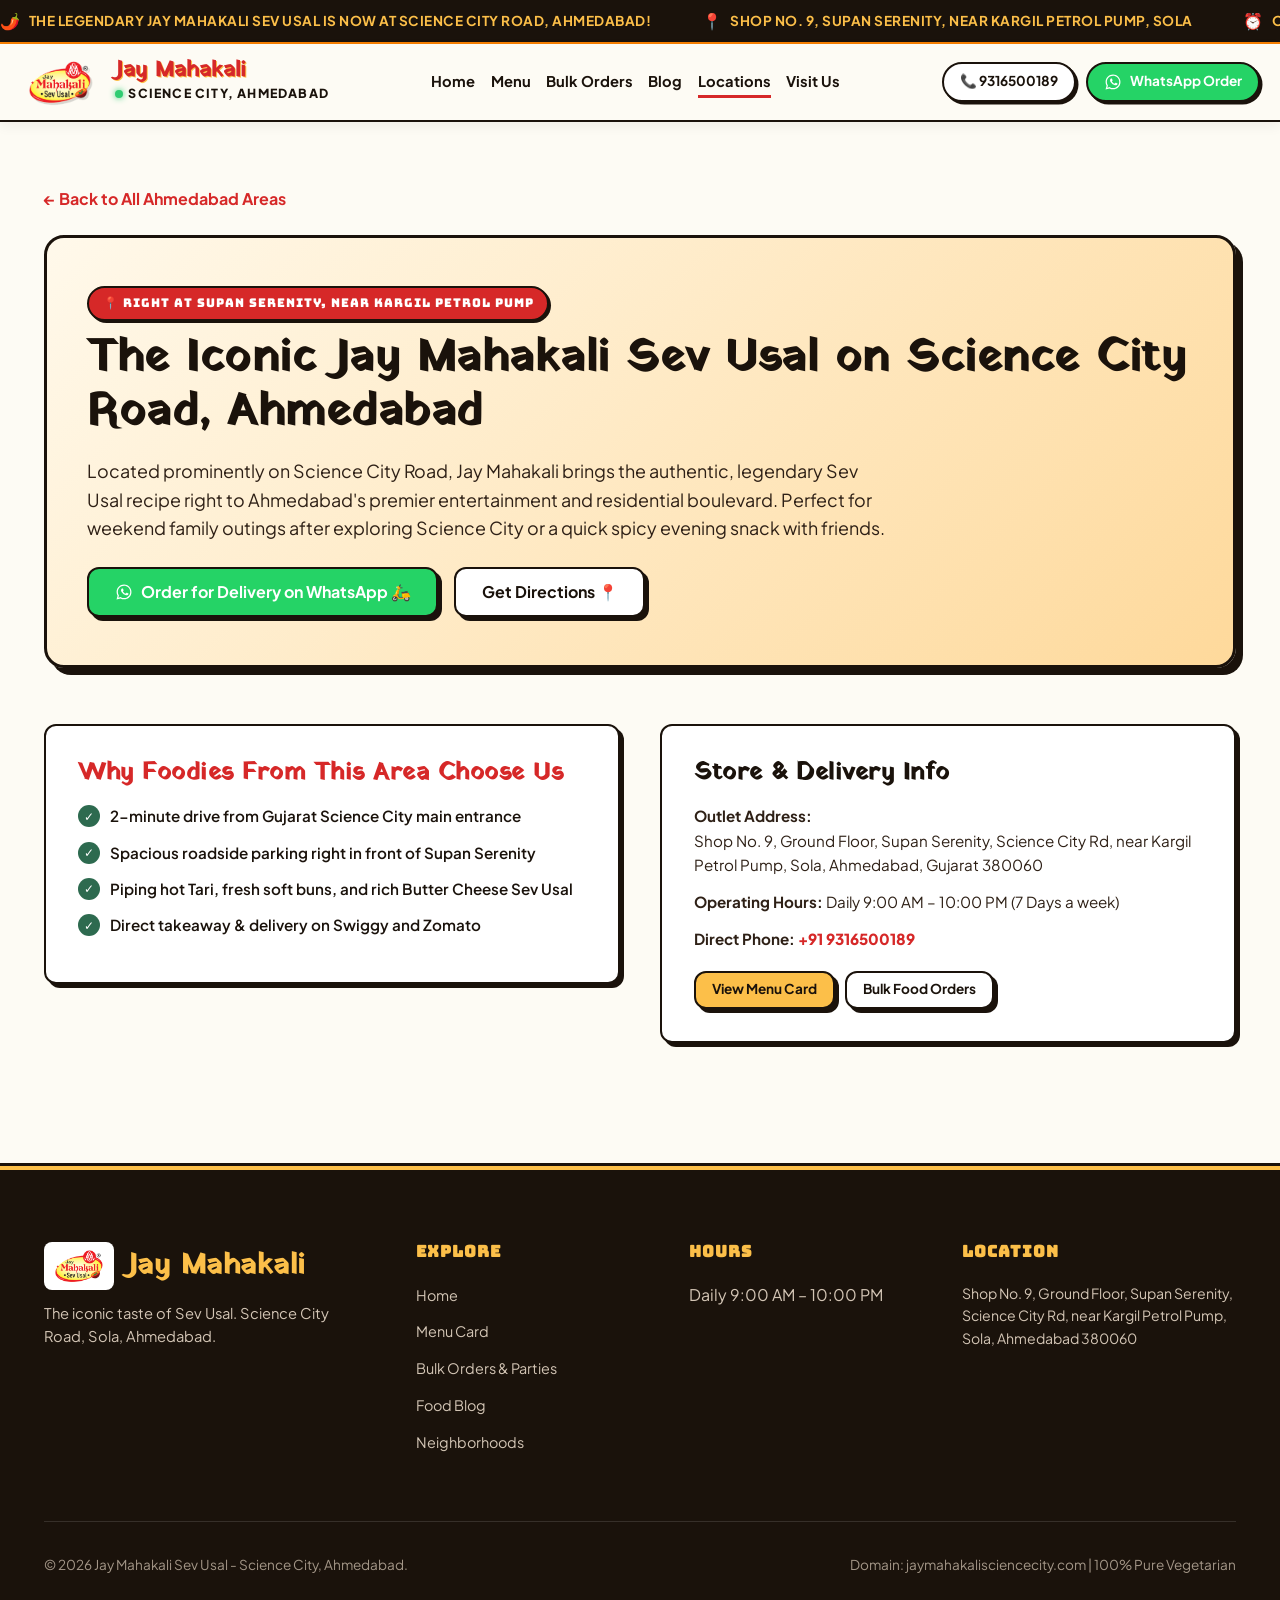
<file: location.html>
<!DOCTYPE html>
<html lang="en">
<head>
  <meta charset="UTF-8">
  <meta name="viewport" content="width=device-width, initial-scale=1.0">
  <title id="locPageTitle">Sev Usal in Ahmedabad | Jay Mahakali</title>
  <meta name="description" id="locMetaDesc" content="Authentic Jay Mahakali Sev Usal in Ahmedabad. Boiling Tari, fresh buns, and 100% Pure Veg.">
  <link rel="canonical" id="locCanonical" href="https://jaymahakalisciencecity.com/location.html">
  <link rel="stylesheet" href="css/style.css">
  <link rel="icon" type="image/png" href="assets/logo.png">

  <!-- Local Schema -->
  <script type="application/ld+json" id="locSchema">
  {
    "@context": "https://schema.org",
    "@type": "Restaurant",
    "name": "Jay Mahakali Sev Usal - Science City",
    "telephone": "+919316500189",
    "address": {
      "@type": "PostalAddress",
      "streetAddress": "Shop No. 9, Ground Floor, Supan Serenity, Science City Rd, near Kargil Petrol Pump, Sola",
      "addressLocality": "Ahmedabad",
      "addressRegion": "Gujarat",
      "postalCode": "380060"
    },
    "geo": {
      "@type": "GeoCoordinates",
      "latitude": 23.0764027,
      "longitude": 72.5201583
    },
    "hasMap": "https://www.google.com/maps/place/Jay+Mahakali+Sev+Usal+%E2%80%93+Science+City/@23.0764027,72.5201583,17z/data=!3m1!4b1!4m6!3m5!1s0x395e9d1ad8c99aed:0x25920a39b3b640cb!8m2!3d23.0764027!4d72.5201583!16s%2Fg%2F11nw116w5b"
  }
  </script>
</head>
<body>

  <!-- Ticker -->
  <div class="retro-ticker" aria-label="Announcement ticker">
    <div class="ticker-content">
      <div class="ticker-item"><span class="icon">🌶️</span> THE LEGENDARY JAY MAHAKALI SEV USAL IS NOW AT SCIENCE CITY ROAD, AHMEDABAD!</div>
      <div class="ticker-item"><span class="icon">📍</span> SHOP NO. 9, SUPAN SERENITY, NEAR KARGIL PETROL PUMP, SOLA</div>
      <div class="ticker-item"><span class="icon">⏰</span> OPEN DAILY: 9:00 AM - 10:00 PM</div>
      <div class="ticker-item"><span class="icon">📞</span> ORDER: 9316500189</div>
    </div>
  </div>

  <!-- Header -->
  <header class="site-header">
    <div class="container header-inner">
      <a href="index.html" class="brand-logo-wrap" title="Jay Mahakali Sev Usal Home">
        <img src="assets/logo.png" alt="Jay Mahakali Sev Usal Official Logo" class="brand-logo-img">
        <div class="brand-text-block">
          <span class="brand-title">Jay Mahakali</span>
          <span class="brand-subtitle"><span class="live-indicator"></span> Science City, Ahmedabad</span>
        </div>
      </a>

      <nav aria-label="Main Navigation">
        <ul class="nav-links">
          <li><a href="index.html" class="nav-link">Home</a></li>
          <li><a href="menu.html" class="nav-link">Menu</a></li>
          <li><a href="catering.html" class="nav-link">Bulk Orders</a></li>
          <li><a href="blog.html" class="nav-link">Blog</a></li>
          <li><a href="locations.html" class="nav-link active">Locations</a></li>
          <li><a href="index.html#outlet-map" class="nav-link">Visit Us</a></li>
        </ul>
      </nav>

      <div class="nav-cta-group">
        <a href="tel:9316500189" class="btn-retro btn-outline">
          📞 9316500189
        </a>
        <a href="https://wa.me/919316500189" target="_blank" rel="noopener" class="btn-retro btn-whatsapp">
          <svg viewBox="0 0 24 24" width="18" height="18"><path fill="currentColor" d="M12.04 2C6.58 2 2.13 6.45 2.13 11.91C2.13 13.66 2.59 15.36 3.45 16.86L2.05 22L7.3 20.62C8.75 21.41 10.38 21.83 12.04 21.83C17.5 21.83 21.95 17.38 21.95 11.92C21.95 9.27 20.92 6.78 19.05 4.91C17.18 3.03 14.69 2 12.04 2M12.05 3.67C14.25 3.67 16.31 4.53 17.87 6.09C19.42 7.65 20.28 9.72 20.28 11.92C20.28 16.46 16.58 20.15 12.04 20.15C10.56 20.15 9.11 19.76 7.85 19L7.55 18.83L4.43 19.65L5.26 16.61L5.06 16.29C4.24 15 3.8 13.47 3.8 11.91C3.81 7.37 7.5 3.67 12.05 3.67M9.53 7.37C9.37 7.37 9.11 7.43 8.89 7.67C8.67 7.91 8.05 8.49 8.05 9.68C8.05 10.87 8.92 12.01 9.04 12.17C9.16 12.33 10.74 14.77 13.16 15.82C13.74 16.07 14.19 16.22 14.54 16.33C15.13 16.52 15.66 16.49 16.08 16.43C16.56 16.36 17.54 15.83 17.75 15.26C17.95 14.68 17.95 14.19 17.89 14.09C17.83 13.99 17.67 13.93 17.43 13.81C17.19 13.69 16.01 13.11 15.79 13.03C15.57 12.95 15.41 12.91 15.25 13.15C15.09 13.39 14.63 13.93 14.49 14.09C14.35 14.25 14.21 14.27 13.97 14.15C13.73 14.03 12.96 13.78 12.04 12.96C11.32 12.32 10.83 11.53 10.69 11.29C10.55 11.05 10.67 10.92 10.79 10.8C10.9 10.69 11.04 10.51 11.16 10.37C11.28 10.23 11.32 10.13 11.4 9.97C11.48 9.81 11.44 9.67 11.38 9.55C11.32 9.43 10.86 8.3 10.67 7.82C10.48 7.36 10.28 7.42 10.14 7.41C10 7.4 9.84 7.37 9.68 7.37H9.53Z"/></svg>
          <span>WhatsApp Order</span>
        </a>
      </div>

      <button class="mobile-menu-btn" aria-label="Toggle Navigation Menu">
        <svg width="24" height="24" viewBox="0 0 24 24" fill="none" stroke="#1A120B" stroke-width="2.5" stroke-linecap="round"><line x1="3" y1="12" x2="21" y2="12"></line><line x1="3" y1="6" x2="21" y2="6"></line><line x1="3" y1="18" x2="21" y2="18"></line></svg>
      </button>
    </div>
  </header>

  <!-- Neighborhood Landing Page Content -->
  <main style="padding: 4rem 0; background: var(--retro-cream); border-bottom: 3px solid var(--retro-dark);">
    <div class="container">
      
      <!-- Back Link -->
      <a href="locations.html" style="display: inline-flex; align-items: center; gap: 0.4rem; font-weight: 700; color: var(--tari-red); margin-bottom: 1.5rem;">
        ← Back to All Ahmedabad Areas
      </a>

      <!-- Locality Header -->
      <div style="background: linear-gradient(135deg, #FFF9EB 0%, #FED99B 100%); border: 3px solid var(--retro-dark); border-radius: 20px; padding: 3rem 2.5rem; box-shadow: var(--retro-shadow-lg); margin-bottom: 3.5rem;">
        <span class="badge-stamp badge-red" id="locBadgeDistance" style="margin-bottom: 0.8rem;">LOCAL HUB</span>
        <h1 id="locHeadline" style="font-size: 2.8rem; line-height: 1.2; margin-bottom: 1rem; color: var(--retro-dark);">
          Loading Neighborhood Hub...
        </h1>
        <p id="locDescription" style="font-size: 1.12rem; color: var(--retro-dark-soft); max-width: 800px; margin-bottom: 1.5rem;">
          Loading details...
        </p>

        <div style="display: flex; gap: 1rem; flex-wrap: wrap;">
          <a href="https://wa.me/919316500189?text=Hello%20Jay%20Mahakali!%20I%20want%20to%20order%20for%20delivery." target="_blank" rel="noopener" class="btn-retro btn-whatsapp">
            <svg viewBox="0 0 24 24" width="18" height="18"><path fill="currentColor" d="M12.04 2C6.58 2 2.13 6.45 2.13 11.91C2.13 13.66 2.59 15.36 3.45 16.86L2.05 22L7.3 20.62C8.75 21.41 10.38 21.83 12.04 21.83C17.5 21.83 21.95 17.38 21.95 11.92C21.95 9.27 20.92 6.78 19.05 4.91C17.18 3.03 14.69 2 12.04 2M12.05 3.67C14.25 3.67 16.31 4.53 17.87 6.09C19.42 7.65 20.28 9.72 20.28 11.92C20.28 16.46 16.58 20.15 12.04 20.15C10.56 20.15 9.11 19.76 7.85 19L7.55 18.83L4.43 19.65L5.26 16.61L5.06 16.29C4.24 15 3.8 13.47 3.8 11.91C3.81 7.37 7.5 3.67 12.05 3.67M9.53 7.37C9.37 7.37 9.11 7.43 8.89 7.67C8.67 7.91 8.05 8.49 8.05 9.68C8.05 10.87 8.92 12.01 9.04 12.17C9.16 12.33 10.74 14.77 13.16 15.82C13.74 16.07 14.19 16.22 14.54 16.33C15.13 16.52 15.66 16.49 16.08 16.43C16.56 16.36 17.54 15.83 17.75 15.26C17.95 14.68 17.95 14.19 17.89 14.09C17.83 13.99 17.67 13.93 17.43 13.81C17.19 13.69 16.01 13.11 15.79 13.03C15.57 12.95 15.41 12.91 15.25 13.15C15.09 13.39 14.63 13.93 14.49 14.09C14.35 14.25 14.21 14.27 13.97 14.15C13.73 14.03 12.96 13.78 12.04 12.96C11.32 12.32 10.83 11.53 10.69 11.29C10.55 11.05 10.67 10.92 10.79 10.8C10.9 10.69 11.04 10.51 11.16 10.37C11.28 10.23 11.32 10.13 11.4 9.97C11.48 9.81 11.44 9.67 11.38 9.55C11.32 9.43 10.86 8.3 10.67 7.82C10.48 7.36 10.28 7.42 10.14 7.41C10 7.4 9.84 7.37 9.68 7.37H9.53Z"/></svg>
            Order for Delivery on WhatsApp 🛵
          </a>
          <a href="https://www.google.com/maps/place/Jay+Mahakali+Sev+Usal+%E2%80%93+Science+City/@23.0764027,72.5201583,17z/data=!3m1!4b1!4m6!3m5!1s0x395e9d1ad8c99aed:0x25920a39b3b640cb!8m2!3d23.0764027!4d72.5201583!16s%2Fg%2F11nw116w5b" target="_blank" rel="noopener" class="btn-retro btn-outline">
            Get Directions 📍
          </a>
        </div>
      </div>

      <!-- Key Highlights & Outlet Connection -->
      <div style="display: grid; grid-template-columns: 1fr 1fr; gap: 2.5rem; align-items: start; margin-bottom: 3.5rem;">
        <div style="background: var(--white); border: 2.5px solid var(--retro-dark); border-radius: var(--retro-radius); padding: 2rem; box-shadow: var(--retro-shadow-md);">
          <h3 style="font-size: 1.5rem; margin-bottom: 1rem; color: var(--tari-red);">Why Foodies From This Area Choose Us</h3>
          <ul id="locHighlightsList" style="list-style: none;">
            <!-- Injected dynamically -->
          </ul>
        </div>

        <div style="background: var(--white); border: 2.5px solid var(--retro-dark); border-radius: var(--retro-radius); padding: 2rem; box-shadow: var(--retro-shadow-md);">
          <h3 style="font-size: 1.5rem; margin-bottom: 1rem; color: var(--retro-dark);">Store & Delivery Info</h3>
          <p style="font-size: 0.95rem; margin-bottom: 0.8rem;">
            <strong>Outlet Address:</strong><br>
            Shop No. 9, Ground Floor, Supan Serenity, Science City Rd, near Kargil Petrol Pump, Sola, Ahmedabad, Gujarat 380060
          </p>
          <p style="font-size: 0.95rem; margin-bottom: 0.8rem;">
            <strong>Operating Hours:</strong> Daily 9:00 AM – 10:00 PM (7 Days a week)
          </p>
          <p style="font-size: 0.95rem; margin-bottom: 1.2rem;">
            <strong>Direct Phone:</strong> <a href="tel:9316500189" style="font-weight: 800; color: var(--tari-red);">+91 9316500189</a>
          </p>
          <div style="display: flex; gap: 0.6rem; flex-wrap: wrap;">
            <a href="menu.html" class="btn-retro btn-primary-yellow" style="font-size: 0.85rem; padding: 0.55rem 1rem;">View Menu Card</a>
            <a href="catering.html" class="btn-retro btn-outline" style="font-size: 0.85rem; padding: 0.55rem 1rem;">Bulk Food Orders</a>
          </div>
        </div>
      </div>

    </div>
  </main>

  <!-- Footer -->
  <footer class="site-footer">
    <div class="container">
      <div class="footer-grid">
        <div class="footer-brand">
          <div style="display: flex; align-items: center; gap: 0.8rem; margin-bottom: 0.8rem;">
            <img src="assets/logo.png" alt="Jay Mahakali Logo" style="height: 48px; width: auto; background: #fff; padding: 4px; border-radius: 8px;">
            <h3 style="margin: 0;">Jay Mahakali</h3>
          </div>
          <p>The iconic taste of Sev Usal. Science City Road, Sola, Ahmedabad.</p>
        </div>
        <div class="footer-col">
          <h4>EXPLORE</h4>
          <ul class="footer-links">
            <li><a href="index.html">Home</a></li>
            <li><a href="menu.html">Menu Card</a></li>
            <li><a href="catering.html">Bulk Orders & Parties</a></li>
            <li><a href="blog.html">Food Blog</a></li>
            <li><a href="locations.html">Neighborhoods</a></li>
          </ul>
        </div>
        <div class="footer-col">
          <h4>HOURS</h4>
          <p style="color: #D3C5B5;">Daily 9:00 AM – 10:00 PM</p>
        </div>
        <div class="footer-col">
          <h4>LOCATION</h4>
          <p style="font-size: 0.88rem; color: #D3C5B5;">
            Shop No. 9, Ground Floor, Supan Serenity, Science City Rd, near Kargil Petrol Pump, Sola, Ahmedabad 380060
          </p>
        </div>
      </div>
      <div class="footer-bottom">
        <div>&copy; 2026 Jay Mahakali Sev Usal - Science City, Ahmedabad.</div>
        <div>Domain: jaymahakalisciencecity.com | 100% Pure Vegetarian</div>
      </div>
    </div>
  </footer>

  <aside class="mobile-sticky-bar" aria-label="Mobile quick action menu">
    <div class="mobile-sticky-actions">
      <a href="tel:9316500189" class="btn-primary-red">📞 Call</a>
      <a href="https://wa.me/919316500189" target="_blank" rel="noopener" class="btn-whatsapp">💬 WhatsApp</a>
      <a href="index.html#outlet-map" class="btn-primary-yellow">📍 Directions</a>
    </div>
  </aside>

  <script src="js/blog-data.js"></script>
  <script src="js/locations-data.js"></script>
  <script src="js/main.js"></script>
  <script>
    document.addEventListener('DOMContentLoaded', () => {
      const urlParams = new URLSearchParams(window.location.search);
      const locId = urlParams.get('id') || 'science-city';

      if (typeof getLocalityById === 'function') {
        const loc = getLocalityById(locId);
        if (loc) {
          document.getElementById('locPageTitle').textContent = loc.metaTitle;
          document.getElementById('locMetaDesc').setAttribute('content', loc.metaDesc);
          document.getElementById('locBadgeDistance').textContent = "📍 " + loc.distanceText;
          document.getElementById('locHeadline').textContent = loc.headline;
          document.getElementById('locDescription').textContent = loc.description;

          const hlContainer = document.getElementById('locHighlightsList');
          if (hlContainer) {
            hlContainer.innerHTML = loc.keyHighlights.map(h => `
              <li style="display: flex; align-items: center; gap: 0.6rem; margin-bottom: 0.75rem; font-weight: 600; font-size: 0.95rem;">
                <span class="check-icon" style="background: var(--chutney-green); color: #fff; width: 22px; height: 22px; border-radius: 50%; display: inline-flex; align-items: center; justify-content: center; font-size: 0.75rem; flex-shrink: 0;">✓</span>
                ${h}
              </li>
            `).join('');
          }
        }
      }
    });
  </script>
</body>
</html>
</file>
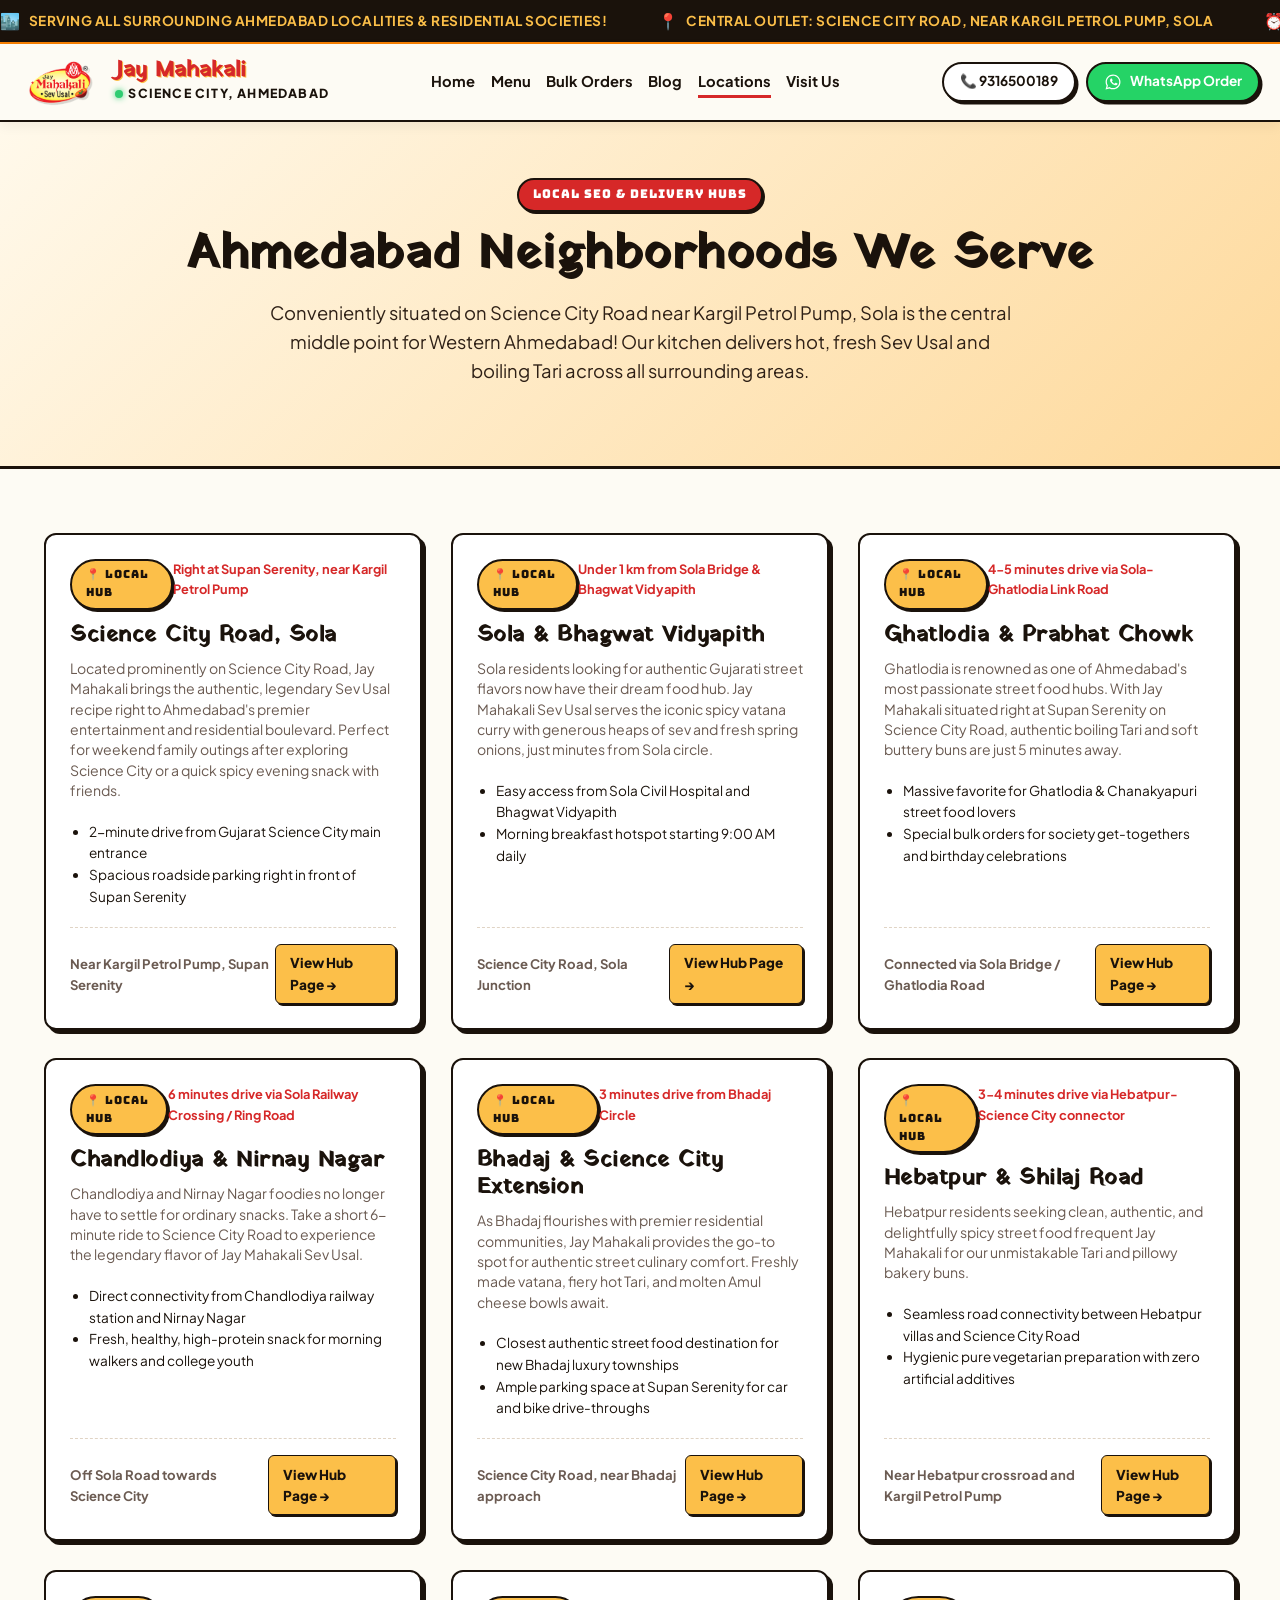
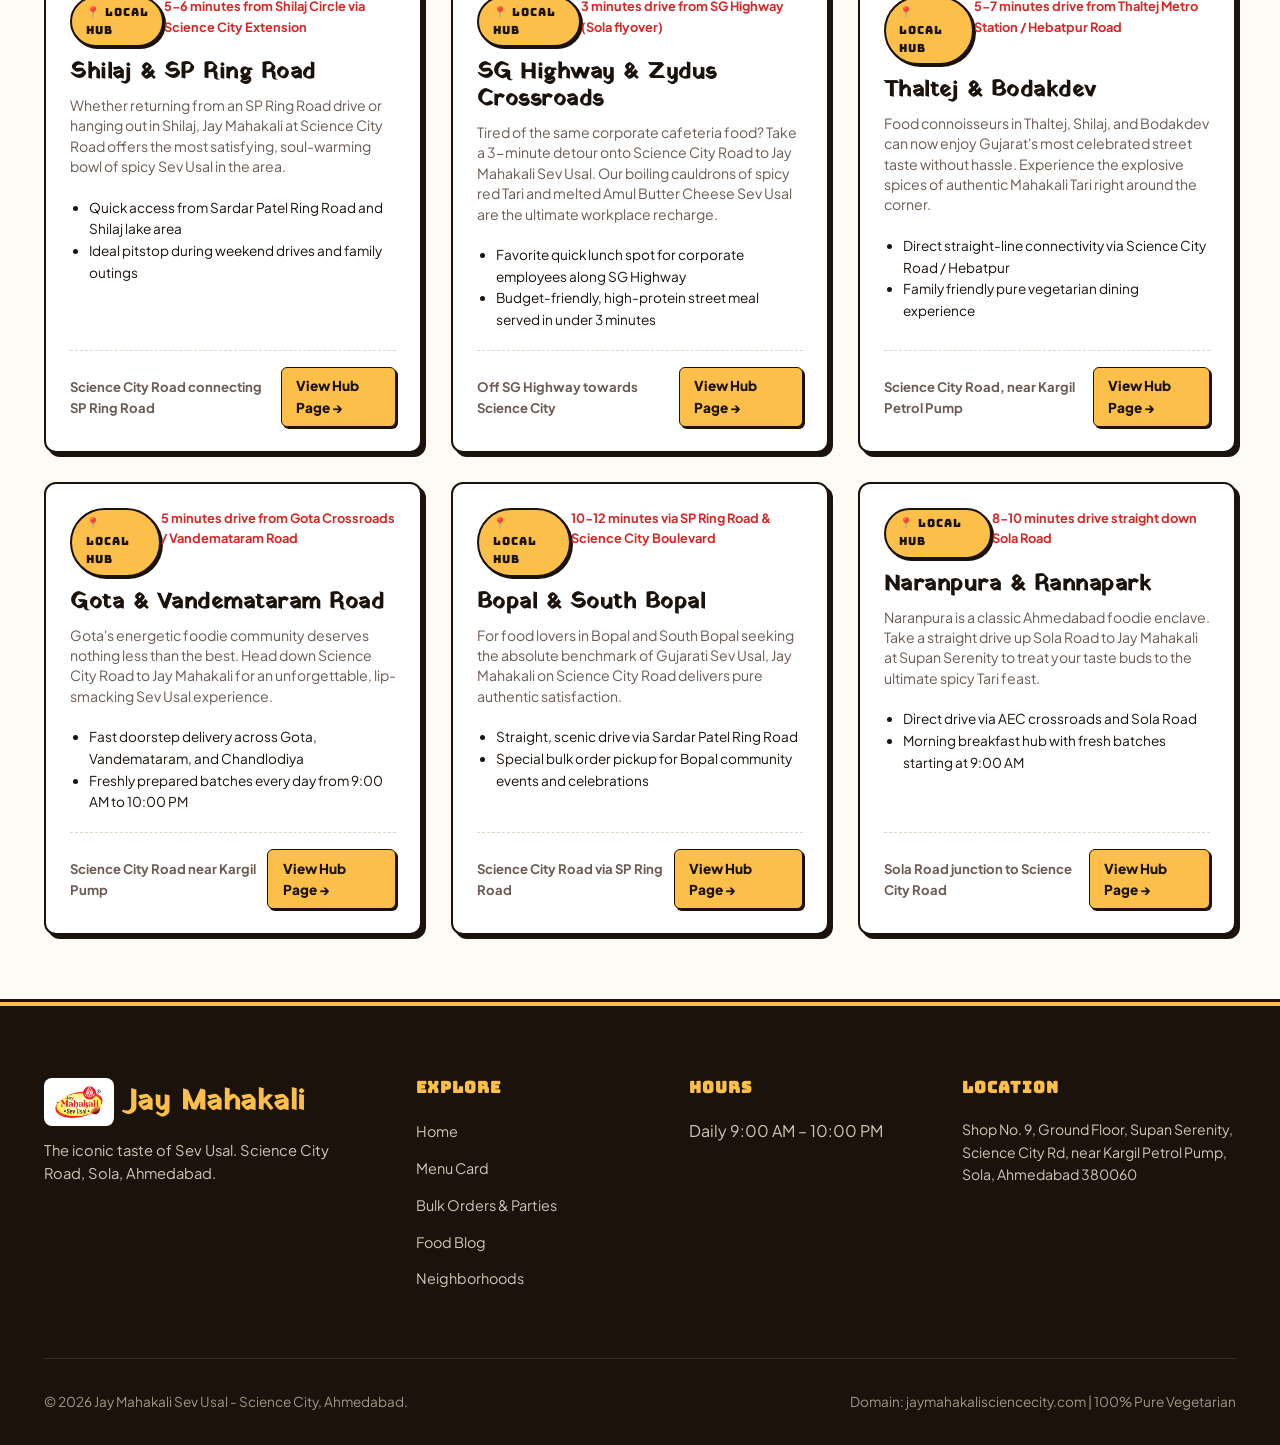
<file: locations.html>
<!DOCTYPE html>
<html lang="en">
<head>
  <meta charset="UTF-8">
  <meta name="viewport" content="width=device-width, initial-scale=1.0">
  <title>Ahmedabad Neighborhoods We Serve | Jay Mahakali Sev Usal</title>
  <meta name="description" content="Discover authentic Jay Mahakali Sev Usal across Ahmedabad localities: Science City Road, Sola, Ghatlodia, Chandlodiya, Bhadaj, Hebatpur, Shilaj, SG Highway, Thaltej, Bodakdev, Gota, and Bopal. Fast takeaway & Swiggy/Zomato delivery.">
  <meta name="keywords" content="Sev Usal Ahmedabad locations, Science City Sev Usal, Sola street food, Ghatlodia Sev Usal, SG Highway Sev Usal, Thaltej Sev Usal, Gota street food delivery">
  <link rel="canonical" href="https://jaymahakalisciencecity.com/locations.html">
  <link rel="stylesheet" href="css/style.css">
  <link rel="icon" type="image/png" href="assets/logo.png">
</head>
<body>

  <!-- Ticker -->
  <div class="retro-ticker" aria-label="Announcement ticker">
    <div class="ticker-content">
      <div class="ticker-item"><span class="icon">🏙️</span> SERVING ALL SURROUNDING AHMEDABAD LOCALITIES & RESIDENTIAL SOCIETIES!</div>
      <div class="ticker-item"><span class="icon">📍</span> CENTRAL OUTLET: SCIENCE CITY ROAD, NEAR KARGIL PETROL PUMP, SOLA</div>
      <div class="ticker-item"><span class="icon">⏰</span> OPEN DAILY: 9:00 AM - 10:00 PM</div>
    </div>
  </div>

  <!-- Header -->
  <header class="site-header">
    <div class="container header-inner">
      <a href="index.html" class="brand-logo-wrap" title="Jay Mahakali Sev Usal Home">
        <img src="assets/logo.png" alt="Jay Mahakali Sev Usal Official Logo" class="brand-logo-img">
        <div class="brand-text-block">
          <span class="brand-title">Jay Mahakali</span>
          <span class="brand-subtitle"><span class="live-indicator"></span> Science City, Ahmedabad</span>
        </div>
      </a>

      <nav aria-label="Main Navigation">
        <ul class="nav-links">
          <li><a href="index.html" class="nav-link">Home</a></li>
          <li><a href="menu.html" class="nav-link">Menu</a></li>
          <li><a href="catering.html" class="nav-link">Bulk Orders</a></li>
          <li><a href="blog.html" class="nav-link">Blog</a></li>
          <li><a href="locations.html" class="nav-link active">Locations</a></li>
          <li><a href="index.html#outlet-map" class="nav-link">Visit Us</a></li>
        </ul>
      </nav>

      <div class="nav-cta-group">
        <a href="tel:9316500189" class="btn-retro btn-outline">
          📞 9316500189
        </a>
        <a href="https://wa.me/919316500189?text=Hello%20Jay%20Mahakali!%20I%20want%20to%20order." target="_blank" rel="noopener" class="btn-retro btn-whatsapp">
          <svg viewBox="0 0 24 24" width="18" height="18"><path fill="currentColor" d="M12.04 2C6.58 2 2.13 6.45 2.13 11.91C2.13 13.66 2.59 15.36 3.45 16.86L2.05 22L7.3 20.62C8.75 21.41 10.38 21.83 12.04 21.83C17.5 21.83 21.95 17.38 21.95 11.92C21.95 9.27 20.92 6.78 19.05 4.91C17.18 3.03 14.69 2 12.04 2M12.05 3.67C14.25 3.67 16.31 4.53 17.87 6.09C19.42 7.65 20.28 9.72 20.28 11.92C20.28 16.46 16.58 20.15 12.04 20.15C10.56 20.15 9.11 19.76 7.85 19L7.55 18.83L4.43 19.65L5.26 16.61L5.06 16.29C4.24 15 3.8 13.47 3.8 11.91C3.81 7.37 7.5 3.67 12.05 3.67M9.53 7.37C9.37 7.37 9.11 7.43 8.89 7.67C8.67 7.91 8.05 8.49 8.05 9.68C8.05 10.87 8.92 12.01 9.04 12.17C9.16 12.33 10.74 14.77 13.16 15.82C13.74 16.07 14.19 16.22 14.54 16.33C15.13 16.52 15.66 16.49 16.08 16.43C16.56 16.36 17.54 15.83 17.75 15.26C17.95 14.68 17.95 14.19 17.89 14.09C17.83 13.99 17.67 13.93 17.43 13.81C17.19 13.69 16.01 13.11 15.79 13.03C15.57 12.95 15.41 12.91 15.25 13.15C15.09 13.39 14.63 13.93 14.49 14.09C14.35 14.25 14.21 14.27 13.97 14.15C13.73 14.03 12.96 13.78 12.04 12.96C11.32 12.32 10.83 11.53 10.69 11.29C10.55 11.05 10.67 10.92 10.79 10.8C10.9 10.69 11.04 10.51 11.16 10.37C11.28 10.23 11.32 10.13 11.4 9.97C11.48 9.81 11.44 9.67 11.38 9.55C11.32 9.43 10.86 8.3 10.67 7.82C10.48 7.36 10.28 7.42 10.14 7.41C10 7.4 9.84 7.37 9.68 7.37H9.53Z"/></svg>
          <span>WhatsApp Order</span>
        </a>
      </div>

      <button class="mobile-menu-btn" aria-label="Toggle Navigation Menu">
        <svg width="24" height="24" viewBox="0 0 24 24" fill="none" stroke="#1A120B" stroke-width="2.5" stroke-linecap="round"><line x1="3" y1="12" x2="21" y2="12"></line><line x1="3" y1="6" x2="21" y2="6"></line><line x1="3" y1="18" x2="21" y2="18"></line></svg>
      </button>
    </div>
  </header>

  <!-- Banner -->
  <section style="background: linear-gradient(135deg, #FFF9EB 0%, #FED99B 100%); padding: 3.5rem 0; border-bottom: 3px solid var(--retro-dark); text-align: center;">
    <div class="container">
      <span class="badge-stamp badge-red" style="margin-bottom: 0.8rem;">LOCAL SEO & DELIVERY HUBS</span>
      <h1 style="font-size: 3rem; margin-bottom: 0.8rem;">Ahmedabad Neighborhoods We Serve</h1>
      <p style="max-width: 760px; margin: 0 auto 1.5rem; font-size: 1.15rem; color: var(--retro-dark-soft);">
        Conveniently situated on Science City Road near Kargil Petrol Pump, Sola is the central middle point for Western Ahmedabad! Our kitchen delivers hot, fresh Sev Usal and boiling Tari across all surrounding areas.
      </p>
    </div>
  </section>

  <!-- Localities Directory Cards Grid (12 Strategic Neighborhoods) -->
  <section style="padding: 4rem 0; background: var(--retro-cream); border-bottom: 3px solid var(--retro-dark);">
    <div class="container">
      <div class="menu-grid" id="localitiesGrid">
        <!-- Rendered dynamically from js/locations-data.js -->
      </div>
    </div>
  </section>

  <!-- Footer -->
  <footer class="site-footer">
    <div class="container">
      <div class="footer-grid">
        <div class="footer-brand">
          <div style="display: flex; align-items: center; gap: 0.8rem; margin-bottom: 0.8rem;">
            <img src="assets/logo.png" alt="Jay Mahakali Logo" style="height: 48px; width: auto; background: #fff; padding: 4px; border-radius: 8px;">
            <h3 style="margin: 0;">Jay Mahakali</h3>
          </div>
          <p>The iconic taste of Sev Usal. Science City Road, Sola, Ahmedabad.</p>
        </div>
        <div class="footer-col">
          <h4>EXPLORE</h4>
          <ul class="footer-links">
            <li><a href="index.html">Home</a></li>
            <li><a href="menu.html">Menu Card</a></li>
            <li><a href="catering.html">Bulk Orders & Parties</a></li>
            <li><a href="blog.html">Food Blog</a></li>
            <li><a href="locations.html">Neighborhoods</a></li>
          </ul>
        </div>
        <div class="footer-col">
          <h4>HOURS</h4>
          <p style="color: #D3C5B5;">Daily 9:00 AM – 10:00 PM</p>
        </div>
        <div class="footer-col">
          <h4>LOCATION</h4>
          <p style="font-size: 0.88rem; color: #D3C5B5;">
            Shop No. 9, Ground Floor, Supan Serenity, Science City Rd, near Kargil Petrol Pump, Sola, Ahmedabad 380060
          </p>
        </div>
      </div>
      <div class="footer-bottom">
        <div>&copy; 2026 Jay Mahakali Sev Usal - Science City, Ahmedabad.</div>
        <div>Domain: jaymahakalisciencecity.com | 100% Pure Vegetarian</div>
      </div>
    </div>
  </footer>

  <aside class="mobile-sticky-bar" aria-label="Mobile quick action menu">
    <div class="mobile-sticky-actions">
      <a href="tel:9316500189" class="btn-primary-red">📞 Call</a>
      <a href="https://wa.me/919316500189" target="_blank" rel="noopener" class="btn-whatsapp">💬 WhatsApp</a>
      <a href="index.html#outlet-map" class="btn-primary-yellow">📍 Directions</a>
    </div>
  </aside>

  <script src="js/blog-data.js"></script>
  <script src="js/locations-data.js"></script>
  <script src="js/main.js"></script>
  <script>
    document.addEventListener('DOMContentLoaded', () => {
      const container = document.getElementById('localitiesGrid');
      if (container && typeof LOCALITY_PAGES !== 'undefined') {
        container.innerHTML = LOCALITY_PAGES.map(loc => `
          <article class="menu-card">
            <div>
              <div class="menu-card-header">
                <span class="badge-stamp badge-yellow" style="font-size: 0.7rem;">📍 LOCAL HUB</span>
                <span style="font-size: 0.8rem; font-weight: 700; color: var(--tari-red);">${loc.distanceText}</span>
              </div>
              <h3 class="menu-item-title" style="margin-top: 0.4rem;">${loc.name}</h3>
              <p class="menu-item-desc">${loc.description}</p>
              <ul style="margin: 0.8rem 0 1.2rem; padding-left: 1.2rem; font-size: 0.85rem; color: var(--retro-dark);">
                ${loc.keyHighlights.slice(0, 2).map(h => `<li>${h}</li>`).join('')}
              </ul>
            </div>
            <div class="menu-card-meta">
              <span style="font-size: 0.82rem; font-weight: 700; color: var(--text-muted);">${loc.landmark}</span>
              <a href="location.html?id=${loc.id}" class="btn-card-order" style="text-decoration: none;">
                View Hub Page →
              </a>
            </div>
          </article>
        `).join('');
      }
    });
  </script>
</body>
</html>
</file>
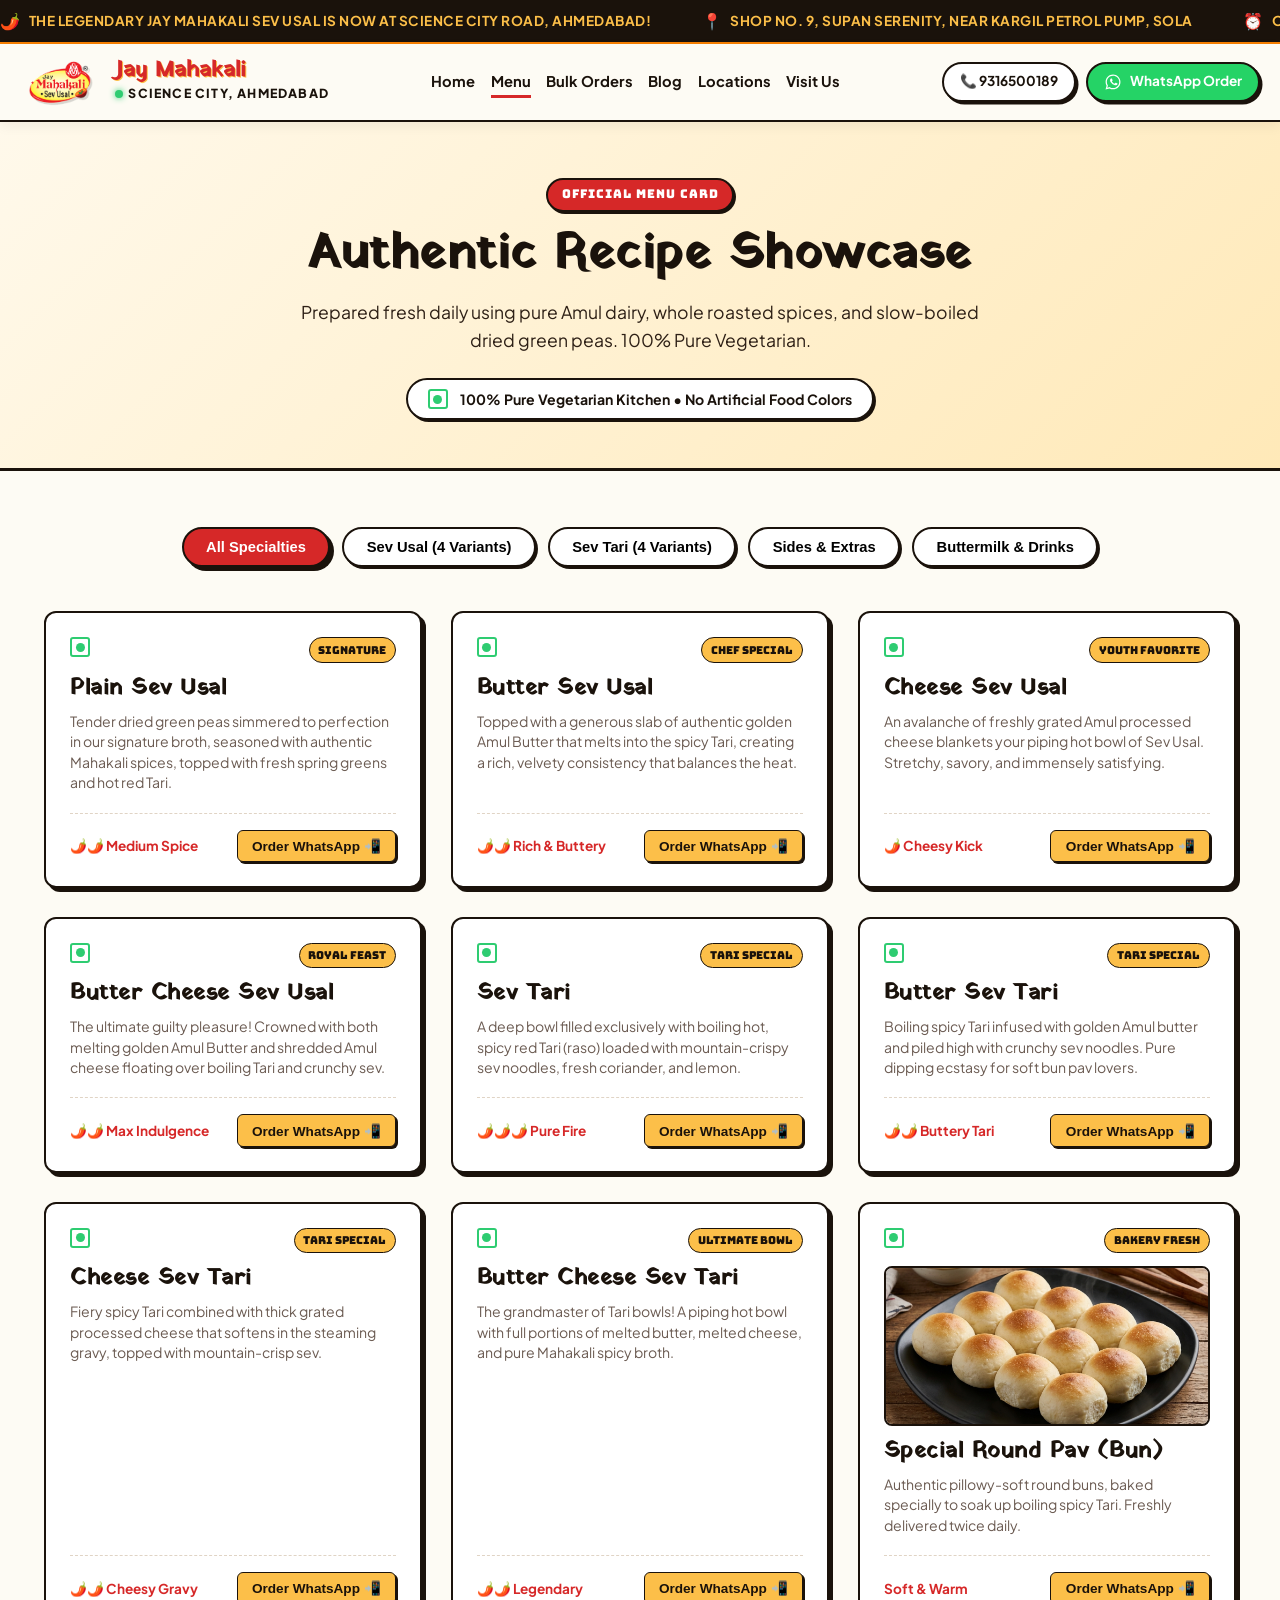
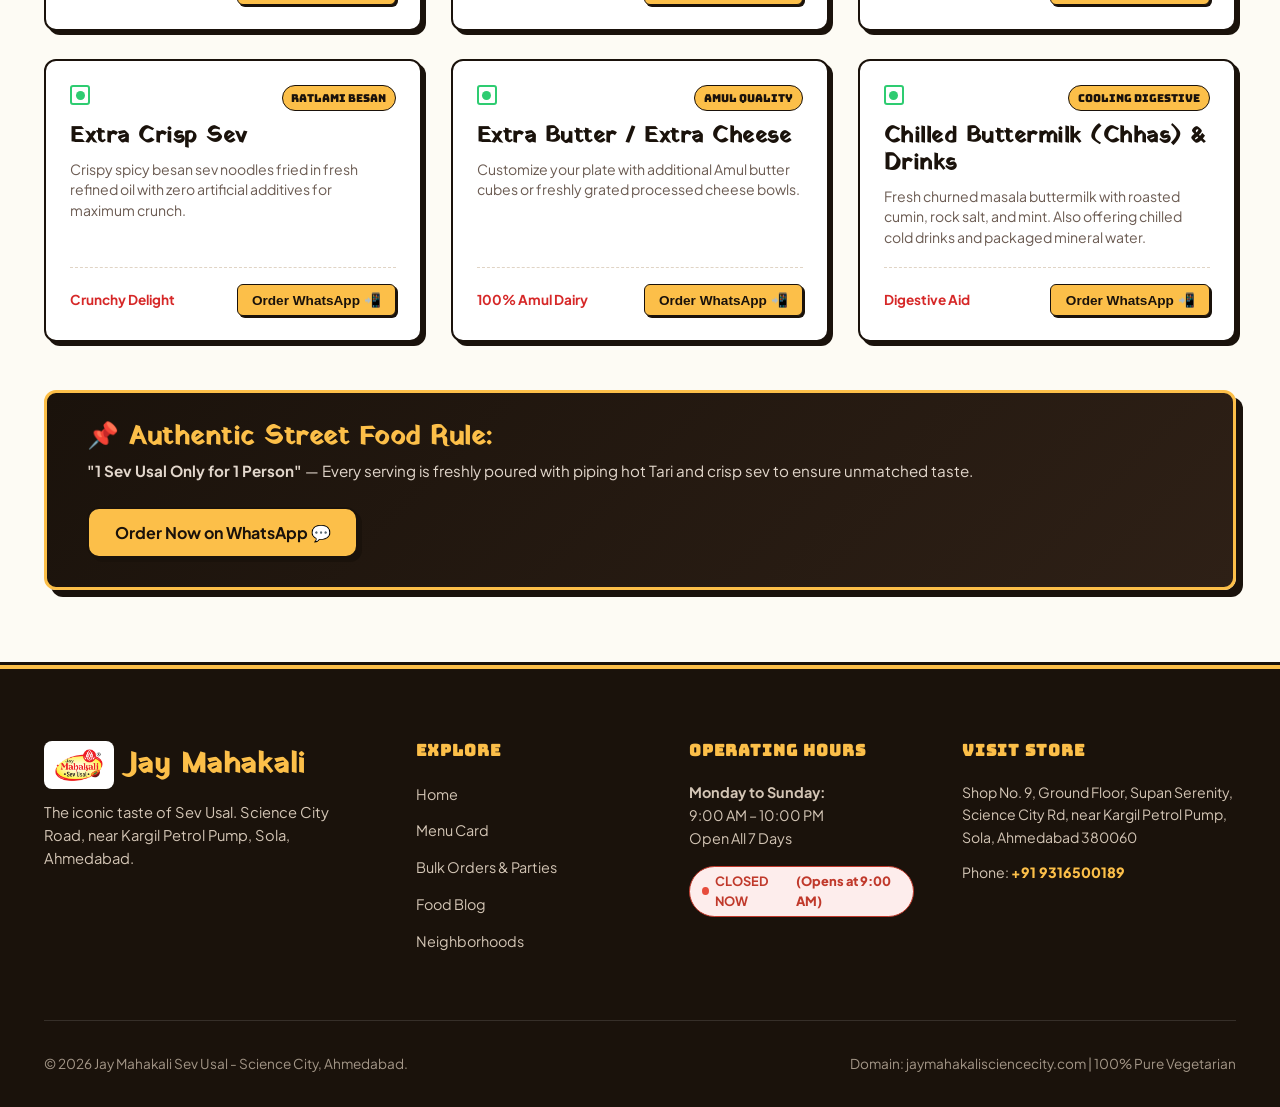
<file: menu.html>
<!DOCTYPE html>
<html lang="en">
<head>
  <meta charset="UTF-8">
  <meta name="viewport" content="width=device-width, initial-scale=1.0">
  <title>Menu Card | Jay Mahakali Sev Usal - Science City, Ahmedabad</title>
  <meta name="description" content="Explore the authentic menu of Jay Mahakali Sev Usal at Science City, Ahmedabad. Plain, Butter, Cheese, Butter Cheese Sev Usal, spicy Sev Tari, buns, extra sev, and chilled masala buttermilk.">
  <meta name="keywords" content="Jay Mahakali menu, Sev Usal menu Ahmedabad, Butter Cheese Sev Usal, Sev Tari, Masala Chhas, Science City street food menu">
  <link rel="canonical" href="https://jaymahakalisciencecity.com/menu.html">
  <link rel="stylesheet" href="css/style.css">
  <link rel="icon" type="image/png" href="assets/logo.png">

  <!-- Menu Schema -->
  <script type="application/ld+json">
  {
    "@context": "https://schema.org",
    "@type": "Menu",
    "name": "Jay Mahakali Sev Usal Authentic Menu",
    "description": "Authentic Sev Usal and Tari specialties served at Science City, Ahmedabad",
    "hasMenuSection": [
      {
        "@type": "MenuSection",
        "name": "Sev Usal Specialties",
        "hasMenuItem": [
          {"@type": "MenuItem", "name": "Plain Sev Usal", "description": "Simmered green peas in authentic Mahakali spices with spring onions and boiling Tari."},
          {"@type": "MenuItem", "name": "Butter Sev Usal", "description": "Sev Usal enriched with melting Amul Butter in spicy red raso."},
          {"@type": "MenuItem", "name": "Cheese Sev Usal", "description": "Topped with a generous layer of grated Amul cheese strings."},
          {"@type": "MenuItem", "name": "Butter Cheese Sev Usal", "description": "Loaded with both Amul butter and grated cheese over spicy broth."}
        ]
      },
      {
        "@type": "MenuSection",
        "name": "Sev Tari Specials",
        "hasMenuItem": [
          {"@type": "MenuItem", "name": "Sev Tari", "description": "Boiling red spicy Tari gravy loaded with extra crispy golden sev."},
          {"@type": "MenuItem", "name": "Butter Sev Tari", "description": "Boiling Tari enriched with golden Amul butter and crunchy sev."},
          {"@type": "MenuItem", "name": "Cheese Sev Tari", "description": "Fiery Tari combined with thick grated processed cheese."},
          {"@type": "MenuItem", "name": "Butter Cheese Sev Tari", "description": "Ultimate Tari bowl loaded with butter, cheese, and spicy raso."}
        ]
      }
    ]
  }
  </script>
</head>
<body>

  <!-- Retro Marquee Ticker -->
  <div class="retro-ticker" aria-label="Announcement ticker">
    <div class="ticker-content">
      <div class="ticker-item"><span class="icon">🌶️</span> THE LEGENDARY JAY MAHAKALI SEV USAL IS NOW AT SCIENCE CITY ROAD, AHMEDABAD!</div>
      <div class="ticker-item"><span class="icon">📍</span> SHOP NO. 9, SUPAN SERENITY, NEAR KARGIL PETROL PUMP, SOLA</div>
      <div class="ticker-item"><span class="icon">⏰</span> OPEN DAILY: 9:00 AM - 10:00 PM</div>
      <div class="ticker-item"><span class="icon">📞</span> CALL OR WHATSAPP: 9316500189</div>
    </div>
  </div>

  <!-- Header -->
  <header class="site-header">
    <div class="container header-inner">
      <a href="index.html" class="brand-logo-wrap" title="Jay Mahakali Sev Usal Home">
        <img src="assets/logo.png" alt="Jay Mahakali Sev Usal Official Logo" class="brand-logo-img">
        <div class="brand-text-block">
          <span class="brand-title">Jay Mahakali</span>
          <span class="brand-subtitle"><span class="live-indicator"></span> Science City, Ahmedabad</span>
        </div>
      </a>

      <nav aria-label="Main Navigation">
        <ul class="nav-links">
          <li><a href="index.html" class="nav-link">Home</a></li>
          <li><a href="menu.html" class="nav-link active">Menu</a></li>
          <li><a href="catering.html" class="nav-link">Bulk Orders</a></li>
          <li><a href="blog.html" class="nav-link">Blog</a></li>
          <li><a href="locations.html" class="nav-link">Locations</a></li>
          <li><a href="index.html#outlet-map" class="nav-link">Visit Us</a></li>
        </ul>
      </nav>

      <div class="nav-cta-group">
        <a href="tel:9316500189" class="btn-retro btn-outline">
          📞 9316500189
        </a>
        <a href="https://wa.me/919316500189?text=Hello%20Jay%20Mahakali%20Science%20City!%20I%20want%20to%20order." target="_blank" rel="noopener" class="btn-retro btn-whatsapp">
          <svg viewBox="0 0 24 24" width="18" height="18"><path fill="currentColor" d="M12.04 2C6.58 2 2.13 6.45 2.13 11.91C2.13 13.66 2.59 15.36 3.45 16.86L2.05 22L7.3 20.62C8.75 21.41 10.38 21.83 12.04 21.83C17.5 21.83 21.95 17.38 21.95 11.92C21.95 9.27 20.92 6.78 19.05 4.91C17.18 3.03 14.69 2 12.04 2M12.05 3.67C14.25 3.67 16.31 4.53 17.87 6.09C19.42 7.65 20.28 9.72 20.28 11.92C20.28 16.46 16.58 20.15 12.04 20.15C10.56 20.15 9.11 19.76 7.85 19L7.55 18.83L4.43 19.65L5.26 16.61L5.06 16.29C4.24 15 3.8 13.47 3.8 11.91C3.81 7.37 7.5 3.67 12.05 3.67M9.53 7.37C9.37 7.37 9.11 7.43 8.89 7.67C8.67 7.91 8.05 8.49 8.05 9.68C8.05 10.87 8.92 12.01 9.04 12.17C9.16 12.33 10.74 14.77 13.16 15.82C13.74 16.07 14.19 16.22 14.54 16.33C15.13 16.52 15.66 16.49 16.08 16.43C16.56 16.36 17.54 15.83 17.75 15.26C17.95 14.68 17.95 14.19 17.89 14.09C17.83 13.99 17.67 13.93 17.43 13.81C17.19 13.69 16.01 13.11 15.79 13.03C15.57 12.95 15.41 12.91 15.25 13.15C15.09 13.39 14.63 13.93 14.49 14.09C14.35 14.25 14.21 14.27 13.97 14.15C13.73 14.03 12.96 13.78 12.04 12.96C11.32 12.32 10.83 11.53 10.69 11.29C10.55 11.05 10.67 10.92 10.79 10.8C10.9 10.69 11.04 10.51 11.16 10.37C11.28 10.23 11.32 10.13 11.4 9.97C11.48 9.81 11.44 9.67 11.38 9.55C11.32 9.43 10.86 8.3 10.67 7.82C10.48 7.36 10.28 7.42 10.14 7.41C10 7.4 9.84 7.37 9.68 7.37H9.53Z"/></svg>
          <span>WhatsApp Order</span>
        </a>
      </div>

      <button class="mobile-menu-btn" aria-label="Toggle Navigation Menu">
        <svg width="24" height="24" viewBox="0 0 24 24" fill="none" stroke="#1A120B" stroke-width="2.5" stroke-linecap="round"><line x1="3" y1="12" x2="21" y2="12"></line><line x1="3" y1="6" x2="21" y2="6"></line><line x1="3" y1="18" x2="21" y2="18"></line></svg>
      </button>
    </div>
  </header>

  <!-- Page Header -->
  <section style="background: linear-gradient(135deg, #FFF9EB 0%, #FFE9B8 100%); padding: 3.5rem 0 3rem; border-bottom: 3px solid var(--retro-dark); text-align: center;">
    <div class="container">
      <span class="badge-stamp badge-red" style="margin-bottom: 0.8rem;">OFFICIAL MENU CARD</span>
      <h1 style="font-size: 3rem; margin-bottom: 0.8rem;">Authentic Recipe Showcase</h1>
      <p style="max-width: 680px; margin: 0 auto 1.5rem; font-size: 1.1rem; color: var(--retro-dark-soft);">
        Prepared fresh daily using pure Amul dairy, whole roasted spices, and slow-boiled dried green peas. 100% Pure Vegetarian.
      </p>
      <div style="display: inline-flex; align-items: center; gap: 0.8rem; background: var(--white); border: 2px solid var(--retro-dark); padding: 0.5rem 1.2rem; border-radius: 999px; box-shadow: var(--retro-shadow-sm);">
        <span class="veg-symbol"></span>
        <strong style="font-size: 0.88rem;">100% Pure Vegetarian Kitchen • No Artificial Food Colors</strong>
      </div>
    </div>
  </section>

  <!-- Menu Content Section -->
  <section class="menu-section" style="padding-top: 3.5rem;">
    <div class="container">
      
      <!-- Filter Nav -->
      <div class="menu-filter-nav">
        <button class="filter-btn active" data-category="all">All Specialties</button>
        <button class="filter-btn" data-category="usal">Sev Usal (4 Variants)</button>
        <button class="filter-btn" data-category="tari">Sev Tari (4 Variants)</button>
        <button class="filter-btn" data-category="extras">Sides & Extras</button>
        <button class="filter-btn" data-category="drinks">Buttermilk & Drinks</button>
      </div>

      <!-- Menu Items Grid -->
      <div class="menu-grid">
        
        <!-- Plain Sev Usal -->
        <article class="menu-card" data-category="usal">
          <div>
            <div class="menu-card-header">
              <span class="veg-symbol"></span>
              <span class="item-category-tag">SIGNATURE</span>
            </div>
            <h3 class="menu-item-title">Plain Sev Usal</h3>
            <p class="menu-item-desc">
              Tender dried green peas simmered to perfection in our signature broth, seasoned with authentic Mahakali spices, topped with fresh spring greens and hot red Tari.
            </p>
          </div>
          <div class="menu-card-meta">
            <span class="spice-rating">🌶️🌶️ Medium Spice</span>
            <button class="btn-card-order" onclick="orderDishViaWhatsApp('Plain Sev Usal')">Order WhatsApp 📲</button>
          </div>
        </article>

        <!-- Butter Sev Usal -->
        <article class="menu-card" data-category="usal">
          <div>
            <div class="menu-card-header">
              <span class="veg-symbol"></span>
              <span class="item-category-tag">CHEF SPECIAL</span>
            </div>
            <h3 class="menu-item-title">Butter Sev Usal</h3>
            <p class="menu-item-desc">
              Topped with a generous slab of authentic golden Amul Butter that melts into the spicy Tari, creating a rich, velvety consistency that balances the heat.
            </p>
          </div>
          <div class="menu-card-meta">
            <span class="spice-rating">🌶️🌶️ Rich & Buttery</span>
            <button class="btn-card-order" onclick="orderDishViaWhatsApp('Butter Sev Usal')">Order WhatsApp 📲</button>
          </div>
        </article>

        <!-- Cheese Sev Usal -->
        <article class="menu-card" data-category="usal">
          <div>
            <div class="menu-card-header">
              <span class="veg-symbol"></span>
              <span class="item-category-tag">YOUTH FAVORITE</span>
            </div>
            <h3 class="menu-item-title">Cheese Sev Usal</h3>
            <p class="menu-item-desc">
              An avalanche of freshly grated Amul processed cheese blankets your piping hot bowl of Sev Usal. Stretchy, savory, and immensely satisfying.
            </p>
          </div>
          <div class="menu-card-meta">
            <span class="spice-rating">🌶️ Cheesy Kick</span>
            <button class="btn-card-order" onclick="orderDishViaWhatsApp('Cheese Sev Usal')">Order WhatsApp 📲</button>
          </div>
        </article>

        <!-- Butter Cheese Sev Usal -->
        <article class="menu-card" data-category="usal">
          <div>
            <div class="menu-card-header">
              <span class="veg-symbol"></span>
              <span class="item-category-tag">ROYAL FEAST</span>
            </div>
            <h3 class="menu-item-title">Butter Cheese Sev Usal</h3>
            <p class="menu-item-desc">
              The ultimate guilty pleasure! Crowned with both melting golden Amul Butter and shredded Amul cheese floating over boiling Tari and crunchy sev.
            </p>
          </div>
          <div class="menu-card-meta">
            <span class="spice-rating">🌶️🌶️ Max Indulgence</span>
            <button class="btn-card-order" onclick="orderDishViaWhatsApp('Butter Cheese Sev Usal')">Order WhatsApp 📲</button>
          </div>
        </article>

        <!-- Sev Tari -->
        <article class="menu-card" data-category="tari">
          <div>
            <div class="menu-card-header">
              <span class="veg-symbol"></span>
              <span class="item-category-tag">TARI SPECIAL</span>
            </div>
            <h3 class="menu-item-title">Sev Tari</h3>
            <p class="menu-item-desc">
              A deep bowl filled exclusively with boiling hot, spicy red Tari (raso) loaded with mountain-crispy sev noodles, fresh coriander, and lemon.
            </p>
          </div>
          <div class="menu-card-meta">
            <span class="spice-rating">🌶️🌶️🌶️ Pure Fire</span>
            <button class="btn-card-order" onclick="orderDishViaWhatsApp('Sev Tari')">Order WhatsApp 📲</button>
          </div>
        </article>

        <!-- Butter Sev Tari -->
        <article class="menu-card" data-category="tari">
          <div>
            <div class="menu-card-header">
              <span class="veg-symbol"></span>
              <span class="item-category-tag">TARI SPECIAL</span>
            </div>
            <h3 class="menu-item-title">Butter Sev Tari</h3>
            <p class="menu-item-desc">
              Boiling spicy Tari infused with golden Amul butter and piled high with crunchy sev noodles. Pure dipping ecstasy for soft bun pav lovers.
            </p>
          </div>
          <div class="menu-card-meta">
            <span class="spice-rating">🌶️🌶️ Buttery Tari</span>
            <button class="btn-card-order" onclick="orderDishViaWhatsApp('Butter Sev Tari')">Order WhatsApp 📲</button>
          </div>
        </article>

        <!-- Cheese Sev Tari -->
        <article class="menu-card" data-category="tari">
          <div>
            <div class="menu-card-header">
              <span class="veg-symbol"></span>
              <span class="item-category-tag">TARI SPECIAL</span>
            </div>
            <h3 class="menu-item-title">Cheese Sev Tari</h3>
            <p class="menu-item-desc">
              Fiery spicy Tari combined with thick grated processed cheese that softens in the steaming gravy, topped with mountain-crisp sev.
            </p>
          </div>
          <div class="menu-card-meta">
            <span class="spice-rating">🌶️🌶️ Cheesy Gravy</span>
            <button class="btn-card-order" onclick="orderDishViaWhatsApp('Cheese Sev Tari')">Order WhatsApp 📲</button>
          </div>
        </article>

        <!-- Butter Cheese Sev Tari -->
        <article class="menu-card" data-category="tari">
          <div>
            <div class="menu-card-header">
              <span class="veg-symbol"></span>
              <span class="item-category-tag">ULTIMATE BOWL</span>
            </div>
            <h3 class="menu-item-title">Butter Cheese Sev Tari</h3>
            <p class="menu-item-desc">
              The grandmaster of Tari bowls! A piping hot bowl with full portions of melted butter, melted cheese, and pure Mahakali spicy broth.
            </p>
          </div>
          <div class="menu-card-meta">
            <span class="spice-rating">🌶️🌶️ Legendary</span>
            <button class="btn-card-order" onclick="orderDishViaWhatsApp('Butter Cheese Sev Tari')">Order WhatsApp 📲</button>
          </div>
        </article>

        <!-- Bun -->
        <article class="menu-card" data-category="extras">
          <div>
            <div class="menu-card-header">
              <span class="veg-symbol"></span>
              <span class="item-category-tag">BAKERY FRESH</span>
            </div>
            <img src="assets/authentic_pav.jpg" alt="Special Round Pav for Jay Mahakali Sev Usal" style="width: 100%; height: 160px; object-fit: cover; border-radius: 8px; margin-bottom: 0.8rem; border: 2px solid var(--retro-dark);" loading="lazy">
            <h3 class="menu-item-title">Special Round Pav (Bun)</h3>
            <p class="menu-item-desc">
              Authentic pillowy-soft round buns, baked specially to soak up boiling spicy Tari. Freshly delivered twice daily.
            </p>
          </div>
          <div class="menu-card-meta">
            <span class="spice-rating">Soft & Warm</span>
            <button class="btn-card-order" onclick="orderDishViaWhatsApp('Extra Bun')">Order WhatsApp 📲</button>
          </div>
        </article>

        <!-- Extra Sev -->
        <article class="menu-card" data-category="extras">
          <div>
            <div class="menu-card-header">
              <span class="veg-symbol"></span>
              <span class="item-category-tag">RATLAMI BESAN</span>
            </div>
            <h3 class="menu-item-title">Extra Crisp Sev</h3>
            <p class="menu-item-desc">
              Crispy spicy besan sev noodles fried in fresh refined oil with zero artificial additives for maximum crunch.
            </p>
          </div>
          <div class="menu-card-meta">
            <span class="spice-rating">Crunchy Delight</span>
            <button class="btn-card-order" onclick="orderDishViaWhatsApp('Extra Sev')">Order WhatsApp 📲</button>
          </div>
        </article>

        <!-- Extra Butter / Cheese -->
        <article class="menu-card" data-category="extras">
          <div>
            <div class="menu-card-header">
              <span class="veg-symbol"></span>
              <span class="item-category-tag">AMUL QUALITY</span>
            </div>
            <h3 class="menu-item-title">Extra Butter / Extra Cheese</h3>
            <p class="menu-item-desc">
              Customize your plate with additional Amul butter cubes or freshly grated processed cheese bowls.
            </p>
          </div>
          <div class="menu-card-meta">
            <span class="spice-rating">100% Amul Dairy</span>
            <button class="btn-card-order" onclick="orderDishViaWhatsApp('Extra Butter or Cheese')">Order WhatsApp 📲</button>
          </div>
        </article>

        <!-- Masala Chhas & Drinks -->
        <article class="menu-card" data-category="drinks">
          <div>
            <div class="menu-card-header">
              <span class="veg-symbol"></span>
              <span class="item-category-tag">COOLING DIGESTIVE</span>
            </div>
            <h3 class="menu-item-title">Chilled Buttermilk (Chhas) & Drinks</h3>
            <p class="menu-item-desc">
              Fresh churned masala buttermilk with roasted cumin, rock salt, and mint. Also offering chilled cold drinks and packaged mineral water.
            </p>
          </div>
          <div class="menu-card-meta">
            <span class="spice-rating">Digestive Aid</span>
            <button class="btn-card-order" onclick="orderDishViaWhatsApp('Chilled Buttermilk or Cold Drink')">Order WhatsApp 📲</button>
          </div>
        </article>

      </div>

      <!-- Street Food Rule Banner -->
      <div class="menu-authentic-banner">
        <div class="banner-text-left">
          <h3>📌 Authentic Street Food Rule:</h3>
          <p><strong>"1 Sev Usal Only for 1 Person"</strong> — Every serving is freshly poured with piping hot Tari and crisp sev to ensure unmatched taste.</p>
        </div>
        <a href="https://wa.me/919316500189?text=Hi%20Jay%20Mahakali%20Science%20City,%20I%20would%20like%20to%20place%20an%20order." target="_blank" rel="noopener" class="btn-retro btn-primary-yellow">
          Order Now on WhatsApp 💬
        </a>
      </div>

    </div>
  </section>

  <!-- Footer -->
  <footer class="site-footer">
    <div class="container">
      <div class="footer-grid">
        <div class="footer-brand">
          <div style="display: flex; align-items: center; gap: 0.8rem; margin-bottom: 0.8rem;">
            <img src="assets/logo.png" alt="Jay Mahakali Logo" style="height: 48px; width: auto; background: #fff; padding: 4px; border-radius: 8px;">
            <h3 style="margin: 0;">Jay Mahakali</h3>
          </div>
          <p>
            The iconic taste of Sev Usal. Science City Road, near Kargil Petrol Pump, Sola, Ahmedabad.
          </p>
        </div>
        <div class="footer-col">
          <h4>EXPLORE</h4>
          <ul class="footer-links">
            <li><a href="index.html">Home</a></li>
            <li><a href="menu.html">Menu Card</a></li>
            <li><a href="catering.html">Bulk Orders & Parties</a></li>
            <li><a href="blog.html">Food Blog</a></li>
            <li><a href="locations.html">Neighborhoods</a></li>
          </ul>
        </div>
        <div class="footer-col">
          <h4>OPERATING HOURS</h4>
          <p style="color: #D3C5B5; font-size: 0.9rem;">
            <strong>Monday to Sunday:</strong><br>
            9:00 AM – 10:00 PM<br>
            Open All 7 Days
          </p>
          <div style="margin-top: 1rem;">
            <span class="live-store-status status-badge-open"></span>
          </div>
        </div>
        <div class="footer-col">
          <h4>VISIT STORE</h4>
          <p style="font-size: 0.88rem; color: #D3C5B5; margin-bottom: 0.8rem;">
            Shop No. 9, Ground Floor, Supan Serenity, Science City Rd, near Kargil Petrol Pump, Sola, Ahmedabad 380060
          </p>
          <p style="font-size: 0.88rem; color: #D3C5B5;">
            Phone: <a href="tel:9316500189" style="color: var(--turmeric-yellow); font-weight: 800;">+91 9316500189</a>
          </p>
        </div>
      </div>
      <div class="footer-bottom">
        <div>&copy; 2026 Jay Mahakali Sev Usal - Science City, Ahmedabad.</div>
        <div>Domain: jaymahakalisciencecity.com | 100% Pure Vegetarian</div>
      </div>
    </div>
  </footer>

  <aside class="mobile-sticky-bar" aria-label="Mobile quick action menu">
    <div class="mobile-sticky-actions">
      <a href="tel:9316500189" class="btn-primary-red">📞 Call</a>
      <a href="https://wa.me/919316500189" target="_blank" rel="noopener" class="btn-whatsapp">💬 WhatsApp</a>
      <a href="index.html#outlet-map" class="btn-primary-yellow">📍 Directions</a>
    </div>
  </aside>

  <script src="js/blog-data.js"></script>
  <script src="js/locations-data.js"></script>
  <script src="js/main.js"></script>
</body>
</html>
</file>
<file: css/style.css>
/* ==========================================================================
   JAY MAHAKALI SEV USAL - SCIENCE CITY, AHMEDABAD
   RETRO 90s THEME STYLESHEET (Turmeric Yellow + Tari Red Brand Palette)
   ========================================================================== */

@import url('https://fonts.googleapis.com/css2?family=Bungee&family=Plus+Jakarta+Sans:wght@400;500;600;700;800&family=Yatra+One&family=Rozha+One&display=swap');

:root {
  /* Brand Color Palette */
  --turmeric-yellow: #FCBF49;
  --turmeric-deep: #F77F00;
  --turmeric-dark: #D46B00;
  --tari-red: #D62828;
  --tari-dark: #BA181B;
  --tari-fiery: #E63946;
  --chutney-green: #2D6A4F;
  --chutney-light: #52B788;
  --retro-cream: #FDFBF4;
  --retro-paper: #F7F1E1;
  --retro-dark: #1A120B;
  --retro-dark-soft: #2E2016;
  --text-muted: #6B5B52;
  --border-dark: #1A120B;
  --white: #FFFFFF;

  /* 90s Retro Shadows & Borders */
  --retro-shadow-sm: 2px 2px 0px var(--retro-dark);
  --retro-shadow-md: 4px 4px 0px var(--retro-dark);
  --retro-shadow-lg: 7px 7px 0px var(--retro-dark);
  --retro-shadow-red: 4px 4px 0px var(--tari-red);
  --retro-shadow-yellow: 4px 4px 0px var(--turmeric-deep);
  --retro-radius: 12px;
  --retro-radius-sm: 6px;

  /* Typography */
  --font-retro-heading: 'Yatra One', 'Rozha One', Georgia, serif;
  --font-display-badge: 'Bungee', cursive, sans-serif;
  --font-body: 'Plus Jakarta Sans', system-ui, -apple-system, sans-serif;

  /* Transitions */
  --transition-smooth: all 0.25s cubic-bezier(0.2, 0.8, 0.2, 1);
}

/* Base & Reset */
*, *::before, *::after {
  box-sizing: border-box;
  margin: 0;
  padding: 0;
}

html {
  scroll-behavior: smooth;
  font-size: 16px;
  background-color: var(--retro-cream);
  color: var(--retro-dark);
}

body {
  font-family: var(--font-body);
  line-height: 1.6;
  overflow-x: hidden;
  position: relative;
  background-color: var(--retro-cream);
  background-image: radial-gradient(rgba(26, 18, 11, 0.04) 1px, transparent 0);
  background-size: 24px 24px;
}

/* Typography Helpers */
h1, h2, h3, h4, .retro-heading {
  font-family: var(--font-retro-heading);
  letter-spacing: 0.5px;
  color: var(--retro-dark);
  line-height: 1.25;
}

.font-badge {
  font-family: var(--font-display-badge);
}

p {
  color: var(--retro-dark-soft);
}

a {
  text-decoration: none;
  color: inherit;
  transition: var(--transition-smooth);
}

img {
  max-width: 100%;
  height: auto;
  display: block;
}

/* Container */
.container {
  width: 100%;
  max-width: 1240px;
  margin: 0 auto;
  padding: 0 1.5rem;
}

/* 90s Retro Badges */
.badge-stamp {
  display: inline-flex;
  align-items: center;
  gap: 0.5rem;
  padding: 0.35rem 0.85rem;
  font-family: var(--font-display-badge);
  font-size: 0.75rem;
  letter-spacing: 1px;
  text-transform: uppercase;
  border: 2px solid var(--retro-dark);
  border-radius: 999px;
  box-shadow: var(--retro-shadow-sm);
  background: var(--white);
  color: var(--retro-dark);
}

.badge-stamp.badge-red {
  background: var(--tari-red);
  color: var(--white);
  border-color: var(--retro-dark);
}

.badge-stamp.badge-yellow {
  background: var(--turmeric-yellow);
  color: var(--retro-dark);
}

.badge-stamp.badge-green {
  background: var(--chutney-green);
  color: var(--white);
}

/* 90s Retro Buttons */
.btn-retro {
  display: inline-flex;
  align-items: center;
  justify-content: center;
  gap: 0.6rem;
  padding: 0.85rem 1.6rem;
  font-weight: 700;
  font-size: 1rem;
  border-radius: var(--retro-radius);
  border: 2.5px solid var(--retro-dark);
  box-shadow: var(--retro-shadow-md);
  cursor: pointer;
  transition: transform 0.15s ease, box-shadow 0.15s ease, background-color 0.2s ease;
  user-select: none;
  text-align: center;
  line-height: 1.2;
}

.btn-retro:hover {
  transform: translate(-2px, -2px);
  box-shadow: 6px 6px 0px var(--retro-dark);
}

.btn-retro:active {
  transform: translate(2px, 2px);
  box-shadow: 2px 2px 0px var(--retro-dark);
}

.btn-primary-yellow {
  background-color: var(--turmeric-yellow);
  color: var(--retro-dark);
}

.btn-primary-yellow:hover {
  background-color: var(--turmeric-deep);
  color: var(--white);
}

.btn-primary-red {
  background-color: var(--tari-red);
  color: var(--white);
}

.btn-primary-red:hover {
  background-color: var(--tari-dark);
}

.btn-whatsapp {
  background-color: #25D366;
  color: #FFFFFF;
  border: 2.5px solid var(--retro-dark);
  box-shadow: var(--retro-shadow-md);
  font-weight: 700;
  display: inline-flex;
  align-items: center;
  gap: 0.5rem;
}

.btn-whatsapp svg {
  width: 18px;
  height: 18px;
  fill: currentColor;
  flex-shrink: 0;
  display: inline-block;
  vertical-align: middle;
}

.btn-whatsapp:hover {
  background-color: #1EBE5D;
  color: #FFFFFF;
}

.btn-outline {
  background-color: var(--white);
  color: var(--retro-dark);
}

.btn-outline:hover {
  background-color: var(--retro-paper);
}

/* Top Retro Marquee Ticker */
.retro-ticker {
  background-color: var(--retro-dark);
  color: var(--turmeric-yellow);
  padding: 0.5rem 0;
  overflow: hidden;
  white-space: nowrap;
  border-bottom: 2px solid var(--turmeric-deep);
  font-size: 0.85rem;
  font-weight: 700;
  letter-spacing: 0.5px;
}

.ticker-content {
  display: inline-block;
  animation: marquee 28s linear infinite;
}

.ticker-item {
  display: inline-flex;
  align-items: center;
  margin-right: 3rem;
}

.ticker-item span.icon {
  margin-right: 0.5rem;
  font-size: 1rem;
}

@keyframes marquee {
  0% { transform: translateX(0); }
  100% { transform: translateX(-50%); }
}

/* Navigation Header */
.site-header {
  position: sticky;
  top: 0;
  z-index: 1000;
  background-color: rgba(253, 251, 244, 0.96);
  backdrop-filter: blur(8px);
  border-bottom: 2.5px solid var(--retro-dark);
  box-shadow: 0 4px 12px rgba(26, 18, 11, 0.06);
}

.header-inner {
  display: flex;
  align-items: center;
  justify-content: space-between;
  padding: 0.75rem 0;
}

.brand-logo-wrap {
  display: flex;
  align-items: center;
  gap: 0.9rem;
}

.brand-logo-img {
  height: 52px;
  width: auto;
  object-fit: contain;
  filter: drop-shadow(2px 2px 0px rgba(0,0,0,0.15));
}

.brand-text-block {
  display: flex;
  flex-direction: column;
}

.brand-title {
  font-family: var(--font-retro-heading);
  font-size: 1.4rem;
  font-weight: 700;
  color: var(--tari-red);
  line-height: 1.1;
  text-shadow: 1px 1px 0px var(--turmeric-yellow);
}

.brand-subtitle {
  font-size: 0.78rem;
  font-weight: 800;
  letter-spacing: 1.2px;
  text-transform: uppercase;
  color: var(--retro-dark);
  display: flex;
  align-items: center;
  gap: 0.35rem;
}

.live-indicator {
  display: inline-block;
  width: 8px;
  height: 8px;
  background-color: #2ECC71;
  border-radius: 50%;
  box-shadow: 0 0 6px #2ECC71;
  animation: pulse-dot 1.8s infinite;
}

@keyframes pulse-dot {
  0%, 100% { opacity: 1; transform: scale(1); }
  50% { opacity: 0.4; transform: scale(0.85); }
}

.nav-links {
  display: flex;
  align-items: center;
  list-style: none;
  gap: clamp(0.6rem, 1.2vw, 1.35rem);
  margin: 0;
  padding: 0;
}

.nav-link {
  font-weight: 700;
  font-size: 0.92rem;
  color: var(--retro-dark);
  position: relative;
  padding: 0.3rem 0;
  white-space: nowrap;
  display: inline-block;
}

.nav-link::after {
  content: '';
  position: absolute;
  bottom: 0;
  left: 0;
  width: 0;
  height: 3px;
  background-color: var(--tari-red);
  transition: width 0.2s ease;
}

.nav-link:hover::after,
.nav-link.active::after {
  width: 100%;
}

.nav-cta-group {
  display: flex;
  align-items: center;
  gap: 0.6rem;
  flex-shrink: 0;
}

.nav-cta-group .btn-retro {
  height: 40px;
  padding: 0 1rem;
  font-size: 0.85rem;
  font-weight: 700;
  border-radius: 999px;
  box-shadow: 2.5px 2.5px 0px var(--retro-dark);
  white-space: nowrap;
}

.nav-cta-group .btn-retro:hover {
  transform: translate(-1px, -1px);
  box-shadow: 3.5px 3.5px 0px var(--retro-dark);
}

.nav-cta-group .btn-retro:active {
  transform: translate(1px, 1px);
  box-shadow: 1px 1px 0px var(--retro-dark);
}

.mobile-menu-btn {
  display: none;
  background: var(--white);
  border: 2px solid var(--retro-dark);
  border-radius: var(--retro-radius-sm);
  padding: 0.5rem;
  cursor: pointer;
  box-shadow: var(--retro-shadow-sm);
}

/* Hero Section */
.hero-section {
  position: relative;
  padding: 3.5rem 0 4.5rem;
  background: linear-gradient(135deg, #FFFDF5 0%, #FEEEC9 100%);
  border-bottom: 3px solid var(--retro-dark);
  overflow: hidden;
}

.hero-grid {
  display: grid;
  grid-template-columns: 1.15fr 0.85fr;
  gap: 3rem;
  align-items: center;
}

.hero-badges-row {
  display: flex;
  flex-wrap: wrap;
  align-items: center;
  gap: 0.6rem;
  margin-bottom: 1.25rem;
}

.hero-title {
  font-size: 3.4rem;
  line-height: 1.12;
  margin-bottom: 1.2rem;
  color: var(--retro-dark);
}

.hero-title .highlight-red {
  color: var(--tari-red);
  position: relative;
  display: inline-block;
}

.hero-title .highlight-yellow {
  background: linear-gradient(120deg, rgba(252, 191, 73, 0.4) 0%, rgba(247, 127, 0, 0.3) 100%);
  padding: 0 0.4rem;
  border-radius: 4px;
}

.hero-description {
  font-size: 1.15rem;
  margin-bottom: 1.8rem;
  color: var(--retro-dark-soft);
  max-width: 580px;
}

.hero-cta-group {
  display: flex;
  flex-wrap: wrap;
  gap: 1rem;
  margin-bottom: 2rem;
}

.hero-location-card {
  display: flex;
  align-items: center;
  gap: 1rem;
  padding: 0.9rem 1.2rem;
  background-color: var(--white);
  border: 2px solid var(--retro-dark);
  border-radius: var(--retro-radius);
  box-shadow: var(--retro-shadow-sm);
  max-width: 560px;
}

.hero-location-card .loc-icon {
  font-size: 1.8rem;
  background: var(--turmeric-yellow);
  padding: 0.5rem;
  border-radius: 8px;
  border: 1.5px solid var(--retro-dark);
  line-height: 1;
}

.hero-location-card .loc-details {
  font-size: 0.88rem;
  line-height: 1.35;
}

.hero-location-card strong {
  color: var(--tari-red);
  font-size: 0.95rem;
}

/* Hero Media Display */
.hero-media-wrap {
  position: relative;
}

.hero-image-frame {
  position: relative;
  border: 3.5px solid var(--retro-dark);
  border-radius: 20px;
  background-color: var(--white);
  box-shadow: var(--retro-shadow-lg);
  overflow: hidden;
}

.hero-image-frame img {
  width: 100%;
  height: 420px;
  object-fit: cover;
  transition: transform 0.6s ease;
}

.hero-image-frame:hover img {
  transform: scale(1.04);
}

.floating-stamp-badge {
  position: absolute;
  top: -16px;
  right: -16px;
  background: var(--turmeric-yellow);
  border: 3px solid var(--retro-dark);
  padding: 0.6rem 1rem;
  border-radius: 12px;
  box-shadow: var(--retro-shadow-md);
  font-family: var(--font-display-badge);
  font-size: 0.85rem;
  transform: rotate(6deg);
  z-index: 10;
  text-align: center;
  line-height: 1.2;
}

.floating-stamp-bottom {
  position: absolute;
  bottom: -20px;
  left: -16px;
  background: var(--tari-red);
  color: var(--white);
  border: 3px solid var(--retro-dark);
  padding: 0.6rem 1.1rem;
  border-radius: 12px;
  box-shadow: var(--retro-shadow-md);
  font-weight: 800;
  font-size: 0.88rem;
  transform: rotate(-4deg);
  z-index: 10;
  display: flex;
  align-items: center;
  gap: 0.5rem;
}

/* 90s Nostalgia Feature Bar */
.retro-features-bar {
  background-color: var(--retro-paper);
  border-bottom: 2.5px solid var(--retro-dark);
  padding: 2rem 0;
}

.features-grid {
  display: grid;
  grid-template-columns: repeat(4, 1fr);
  gap: 1.5rem;
}

.feature-pill {
  display: flex;
  align-items: flex-start;
  gap: 0.85rem;
  background: var(--white);
  padding: 1.1rem 1.25rem;
  border: 2px solid var(--retro-dark);
  border-radius: var(--retro-radius);
  box-shadow: var(--retro-shadow-sm);
  transition: var(--transition-smooth);
}

.feature-pill:hover {
  transform: translateY(-3px);
  box-shadow: var(--retro-shadow-md);
  border-color: var(--tari-red);
}

.feature-icon-box {
  font-size: 1.8rem;
  line-height: 1;
}

.feature-pill h4 {
  font-size: 1.05rem;
  margin-bottom: 0.2rem;
  color: var(--retro-dark);
}

.feature-pill p {
  font-size: 0.82rem;
  color: var(--text-muted);
  line-height: 1.35;
}

/* Interactive Tari Spice Level Meter */
.spice-meter-section {
  padding: 4.5rem 0;
  background: #FFFBF0;
  border-bottom: 3px solid var(--retro-dark);
  position: relative;
}

.section-head {
  text-align: center;
  max-width: 720px;
  margin: 0 auto 3rem;
}

.section-tagline {
  font-family: var(--font-display-badge);
  font-size: 0.85rem;
  color: var(--tari-red);
  letter-spacing: 1.5px;
  margin-bottom: 0.5rem;
  text-transform: uppercase;
}

.section-title {
  font-size: 2.6rem;
  margin-bottom: 0.9rem;
  color: var(--retro-dark);
}

.section-subtitle {
  font-size: 1.05rem;
  color: var(--retro-dark-soft);
}

.spice-interactive-card {
  background: var(--white);
  border: 3px solid var(--retro-dark);
  border-radius: 20px;
  box-shadow: var(--retro-shadow-lg);
  padding: 2.5rem;
  max-width: 920px;
  margin: 0 auto;
}

.spice-levels-tabs {
  display: grid;
  grid-template-columns: repeat(3, 1fr);
  gap: 1rem;
  margin-bottom: 2rem;
}

.spice-tab-btn {
  background: var(--retro-paper);
  border: 2px solid var(--retro-dark);
  border-radius: var(--retro-radius);
  padding: 1.1rem;
  text-align: center;
  cursor: pointer;
  transition: var(--transition-smooth);
  font-family: var(--font-body);
}

.spice-tab-btn:hover {
  background: var(--turmeric-yellow);
}

.spice-tab-btn.active {
  background: var(--tari-red);
  color: var(--white);
  box-shadow: var(--retro-shadow-md);
  border-color: var(--retro-dark);
  transform: translateY(-3px);
}

.spice-tab-btn .spice-icon {
  font-size: 2rem;
  display: block;
  margin-bottom: 0.4rem;
}

.spice-tab-btn .spice-name {
  font-weight: 800;
  font-size: 1.05rem;
  display: block;
}

.spice-tab-btn .spice-desc {
  font-size: 0.8rem;
  opacity: 0.85;
}

.spice-display-box {
  background: linear-gradient(135deg, #FFF9EA 0%, #FFEECD 100%);
  border: 2px dashed var(--retro-dark);
  border-radius: var(--retro-radius);
  padding: 1.8rem;
  display: flex;
  align-items: center;
  justify-content: space-between;
  gap: 1.5rem;
}

.spice-info-content h3 {
  font-size: 1.6rem;
  color: var(--tari-red);
  margin-bottom: 0.5rem;
}

.spice-info-content p {
  font-size: 0.95rem;
  color: var(--retro-dark);
  margin-bottom: 1rem;
  max-width: 540px;
}

/* Menu Showcase Section (Strictly NO PRICES displayed) */
.menu-section {
  padding: 4.5rem 0;
  background-color: var(--retro-cream);
  border-bottom: 3px solid var(--retro-dark);
}

.menu-filter-nav {
  display: flex;
  justify-content: center;
  flex-wrap: wrap;
  gap: 0.75rem;
  margin-bottom: 2.8rem;
}

.filter-btn {
  background: var(--white);
  border: 2px solid var(--retro-dark);
  border-radius: 999px;
  padding: 0.6rem 1.4rem;
  font-weight: 700;
  font-size: 0.92rem;
  cursor: pointer;
  box-shadow: var(--retro-shadow-sm);
  transition: var(--transition-smooth);
}

.filter-btn:hover {
  background: var(--turmeric-yellow);
}

.filter-btn.active {
  background: var(--tari-red);
  color: var(--white);
  box-shadow: var(--retro-shadow-md);
  border-color: var(--retro-dark);
}

.menu-grid {
  display: grid;
  grid-template-columns: repeat(3, 1fr);
  gap: 1.8rem;
}

.menu-card {
  background: var(--white);
  border: 2.5px solid var(--retro-dark);
  border-radius: var(--retro-radius);
  box-shadow: var(--retro-shadow-md);
  padding: 1.5rem;
  display: flex;
  flex-direction: column;
  justify-content: space-between;
  transition: var(--transition-smooth);
  position: relative;
  overflow: hidden;
}

.menu-card:hover {
  transform: translateY(-5px);
  box-shadow: var(--retro-shadow-lg);
  border-color: var(--tari-red);
}

.menu-card-header {
  display: flex;
  justify-content: space-between;
  align-items: flex-start;
  margin-bottom: 0.8rem;
}

.veg-symbol {
  width: 20px;
  height: 20px;
  border: 2px solid #2ECC71;
  display: flex;
  align-items: center;
  justify-content: center;
  padding: 2px;
  border-radius: 3px;
  flex-shrink: 0;
}

.veg-symbol::after {
  content: '';
  width: 9px;
  height: 9px;
  background-color: #2ECC71;
  border-radius: 50%;
}

.item-category-tag {
  font-family: var(--font-display-badge);
  font-size: 0.68rem;
  background: var(--turmeric-yellow);
  color: var(--retro-dark);
  padding: 0.2rem 0.55rem;
  border: 1.5px solid var(--retro-dark);
  border-radius: 999px;
}

.menu-item-title {
  font-size: 1.35rem;
  margin-bottom: 0.5rem;
  color: var(--retro-dark);
}

.menu-item-desc {
  font-size: 0.88rem;
  color: var(--text-muted);
  line-height: 1.45;
  margin-bottom: 1.25rem;
}

.menu-card-meta {
  display: flex;
  align-items: center;
  justify-content: space-between;
  border-top: 1.5px dashed #E0D4C5;
  padding-top: 1rem;
  margin-top: auto;
}

.spice-rating {
  font-size: 0.85rem;
  font-weight: 700;
  color: var(--tari-red);
}

.btn-card-order {
  display: inline-flex;
  align-items: center;
  gap: 0.4rem;
  font-size: 0.85rem;
  font-weight: 800;
  color: var(--retro-dark);
  background: var(--turmeric-yellow);
  padding: 0.45rem 0.9rem;
  border: 1.5px solid var(--retro-dark);
  border-radius: var(--retro-radius-sm);
  box-shadow: 2px 2px 0px var(--retro-dark);
  transition: var(--transition-smooth);
}

.btn-card-order:hover {
  background: var(--tari-red);
  color: var(--white);
  box-shadow: 3px 3px 0px var(--retro-dark);
}

/* 90s Authentic Food Stall Banner */
.menu-authentic-banner {
  margin-top: 3rem;
  background: linear-gradient(135deg, var(--retro-dark) 0%, var(--retro-dark-soft) 100%);
  color: var(--white);
  border: 3px solid var(--turmeric-yellow);
  border-radius: var(--retro-radius);
  box-shadow: var(--retro-shadow-lg);
  padding: 1.8rem 2.5rem;
  display: flex;
  align-items: center;
  justify-content: space-between;
  flex-wrap: wrap;
  gap: 1.5rem;
}

.banner-text-left h3 {
  color: var(--turmeric-yellow);
  font-size: 1.6rem;
  margin-bottom: 0.3rem;
}

.banner-text-left p {
  color: #E2D7CC;
  font-size: 0.95rem;
}

/* Catering & Bulk Orders Interactive Section */
.catering-section {
  padding: 4.5rem 0;
  background: linear-gradient(180deg, #F9F3E5 0%, #FFFDF8 100%);
  border-bottom: 3px solid var(--retro-dark);
}

.catering-grid {
  display: grid;
  grid-template-columns: 1fr 1fr;
  gap: 3rem;
  align-items: center;
}

.catering-content h2 {
  font-size: 2.7rem;
  color: var(--retro-dark);
  margin-bottom: 1rem;
}

.catering-content p {
  font-size: 1.05rem;
  margin-bottom: 1.5rem;
}

.catering-features-list {
  list-style: none;
  margin-bottom: 2rem;
}

.catering-features-list li {
  display: flex;
  align-items: center;
  gap: 0.75rem;
  margin-bottom: 0.8rem;
  font-weight: 700;
  font-size: 0.98rem;
}

.catering-features-list li .check-icon {
  background: var(--chutney-green);
  color: var(--white);
  width: 24px;
  height: 24px;
  border-radius: 50%;
  display: inline-flex;
  align-items: center;
  justify-content: center;
  font-size: 0.75rem;
}

/* Interactive Catering Calculator Card */
.catering-calc-card {
  background: var(--white);
  border: 3px solid var(--retro-dark);
  border-radius: 20px;
  box-shadow: var(--retro-shadow-lg);
  padding: 2.2rem;
  position: relative;
}

.calc-header {
  border-bottom: 2px dashed #E0D4C5;
  padding-bottom: 1rem;
  margin-bottom: 1.5rem;
}

.calc-header h3 {
  font-size: 1.5rem;
  color: var(--tari-red);
}

.form-group {
  margin-bottom: 1.25rem;
}

.form-label {
  display: block;
  font-weight: 700;
  font-size: 0.9rem;
  margin-bottom: 0.4rem;
  color: var(--retro-dark);
}

.form-select, .form-input {
  width: 100%;
  padding: 0.75rem 1rem;
  border: 2px solid var(--retro-dark);
  border-radius: var(--retro-radius-sm);
  background: var(--retro-cream);
  font-family: var(--font-body);
  font-size: 0.95rem;
  font-weight: 600;
}

.guest-slider-wrap {
  display: flex;
  align-items: center;
  gap: 1rem;
}

.guest-slider {
  flex-grow: 1;
  accent-color: var(--tari-red);
  height: 8px;
  cursor: pointer;
}

.guest-counter-badge {
  background: var(--turmeric-yellow);
  border: 2px solid var(--retro-dark);
  padding: 0.35rem 0.8rem;
  border-radius: var(--retro-radius-sm);
  font-family: var(--font-display-badge);
  font-size: 0.9rem;
  min-width: 70px;
  text-align: center;
}

.calc-addons-grid {
  display: grid;
  grid-template-columns: 1fr 1fr;
  gap: 0.6rem;
  margin-top: 0.5rem;
}

.checkbox-addon {
  display: flex;
  align-items: center;
  gap: 0.5rem;
  font-size: 0.85rem;
  font-weight: 600;
  cursor: pointer;
}

.calc-estimate-summary {
  background: var(--retro-paper);
  border: 2px solid var(--retro-dark);
  border-radius: var(--retro-radius-sm);
  padding: 1rem 1.25rem;
  margin: 1.5rem 0 1.25rem;
}

.estimate-row {
  display: flex;
  justify-content: space-between;
  font-size: 0.9rem;
  margin-bottom: 0.35rem;
}

.estimate-row.total-row {
  font-weight: 800;
  font-size: 1rem;
  color: var(--tari-red);
  border-top: 1.5px dashed var(--retro-dark);
  padding-top: 0.45rem;
  margin-top: 0.45rem;
  margin-bottom: 0;
}

/* Heritage Story Section */
.story-section {
  padding: 4.5rem 0;
  background-color: var(--retro-cream);
  border-bottom: 3px solid var(--retro-dark);
}

.story-grid {
  display: grid;
  grid-template-columns: 0.9fr 1.1fr;
  gap: 3.5rem;
  align-items: center;
}

.story-media-box {
  position: relative;
}

.story-image-wrap {
  border: 3.5px solid var(--retro-dark);
  border-radius: 20px;
  box-shadow: var(--retro-shadow-lg);
  overflow: hidden;
  background: var(--white);
}

.story-image-wrap img {
  width: 100%;
  height: 440px;
  object-fit: cover;
}

.story-badge-authentic {
  position: absolute;
  top: -15px;
  left: -15px;
  background: var(--tari-red);
  color: var(--white);
  border: 3px solid var(--retro-dark);
  border-radius: 50%;
  width: 90px;
  height: 90px;
  display: flex;
  flex-direction: column;
  align-items: center;
  justify-content: center;
  box-shadow: var(--retro-shadow-md);
  font-family: var(--font-display-badge);
  font-size: 0.8rem;
  transform: rotate(-10deg);
  text-align: center;
  line-height: 1.1;
}

.story-content h2 {
  font-size: 2.7rem;
  margin-bottom: 1.2rem;
  color: var(--retro-dark);
}

.story-content p {
  margin-bottom: 1.1rem;
  font-size: 1.05rem;
  color: var(--retro-dark-soft);
}

.story-points {
  display: grid;
  grid-template-columns: 1fr 1fr;
  gap: 1.2rem;
  margin-top: 1.8rem;
}

.story-point-item {
  background: var(--white);
  border: 2px solid var(--retro-dark);
  border-radius: var(--retro-radius-sm);
  padding: 1rem;
  box-shadow: var(--retro-shadow-sm);
}

.story-point-item h4 {
  color: var(--tari-red);
  font-size: 1.1rem;
  margin-bottom: 0.3rem;
}

.story-point-item p {
  font-size: 0.84rem;
  margin-bottom: 0;
}

/* Hyper-Local Ahmedabad SEO Hub & Map Section */
.location-section {
  padding: 4.5rem 0;
  background: #FFFDF8;
  border-bottom: 3px solid var(--retro-dark);
}

.location-grid {
  display: grid;
  grid-template-columns: 1fr 1.15fr;
  gap: 2.5rem;
}

.outlet-info-card {
  background: var(--white);
  border: 3px solid var(--retro-dark);
  border-radius: 20px;
  box-shadow: var(--retro-shadow-lg);
  padding: 2rem;
  display: flex;
  flex-direction: column;
  gap: 1.4rem;
}

.info-row {
  display: flex;
  align-items: flex-start;
  gap: 1rem;
}

.info-icon {
  background: var(--turmeric-yellow);
  border: 2px solid var(--retro-dark);
  width: 44px;
  height: 44px;
  border-radius: 10px;
  display: flex;
  align-items: center;
  justify-content: center;
  font-size: 1.25rem;
  flex-shrink: 0;
}

.info-text h4 {
  font-size: 1.1rem;
  margin-bottom: 0.2rem;
}

.info-text p {
  font-size: 0.9rem;
  color: var(--text-muted);
}

.status-badge-open {
  display: inline-flex;
  align-items: center;
  gap: 0.4rem;
  background: #E8F8F0;
  color: #1E824C;
  border: 1.5px solid #1E824C;
  padding: 0.25rem 0.75rem;
  border-radius: 999px;
  font-weight: 800;
  font-size: 0.8rem;
}

.map-container {
  border: 3px solid var(--retro-dark);
  border-radius: 20px;
  box-shadow: var(--retro-shadow-lg);
  overflow: hidden;
  height: 100%;
  min-height: 440px;
  background: #EAE6DF;
}

.map-container iframe {
  width: 100%;
  height: 100%;
  border: none;
}

/* Hyper-Local Neighborhood Ranking Cloud */
.localities-nav-block {
  margin-top: 3rem;
  background: var(--retro-paper);
  border: 2.5px solid var(--retro-dark);
  border-radius: var(--retro-radius);
  padding: 1.8rem 2rem;
}

.localities-nav-block h4 {
  font-size: 1.25rem;
  margin-bottom: 1rem;
  display: flex;
  align-items: center;
  gap: 0.6rem;
}

.localities-cloud {
  display: flex;
  flex-wrap: wrap;
  gap: 0.65rem;
}

.locality-chip {
  background: var(--white);
  border: 1.5px solid var(--retro-dark);
  border-radius: 999px;
  padding: 0.4rem 1rem;
  font-size: 0.85rem;
  font-weight: 700;
  transition: var(--transition-smooth);
}

.locality-chip:hover {
  background: var(--tari-red);
  color: var(--white);
  transform: translateY(-2px);
  box-shadow: 2px 2px 0px var(--retro-dark);
}

/* FAQ & AEO Snippet Section */
.faq-section {
  padding: 4.5rem 0;
  background-color: var(--retro-cream);
  border-bottom: 3px solid var(--retro-dark);
}

.faq-container {
  max-width: 860px;
  margin: 0 auto;
}

.faq-item {
  background: var(--white);
  border: 2.5px solid var(--retro-dark);
  border-radius: var(--retro-radius);
  box-shadow: var(--retro-shadow-sm);
  margin-bottom: 1.2rem;
  overflow: hidden;
  transition: var(--transition-smooth);
}

.faq-item:hover {
  box-shadow: var(--retro-shadow-md);
}

.faq-question {
  width: 100%;
  text-align: left;
  background: none;
  border: none;
  padding: 1.25rem 1.6rem;
  font-family: var(--font-body);
  font-weight: 800;
  font-size: 1.1rem;
  color: var(--retro-dark);
  display: flex;
  justify-content: space-between;
  align-items: center;
  cursor: pointer;
}

.faq-toggle-icon {
  font-size: 1.4rem;
  transition: transform 0.25s ease;
  color: var(--tari-red);
}

.faq-item.active .faq-toggle-icon {
  transform: rotate(45deg);
}

.faq-answer {
  max-height: 0;
  overflow: hidden;
  transition: max-height 0.35s ease, padding 0.35s ease;
  background: #FFFDF9;
  border-top: 1px dashed #E0D4C5;
}

.faq-answer-inner {
  padding: 1.25rem 1.6rem;
  font-size: 0.95rem;
  line-height: 1.6;
  color: var(--retro-dark-soft);
}

/* Blog / Content Engine Preview Section */
.blog-section {
  padding: 4.5rem 0;
  background: #FAF5E8;
  border-bottom: 3px solid var(--retro-dark);
}

.blog-grid {
  display: grid;
  grid-template-columns: repeat(3, 1fr);
  gap: 2rem;
}

.blog-card {
  background: var(--white);
  border: 2.5px solid var(--retro-dark);
  border-radius: var(--retro-radius);
  box-shadow: var(--retro-shadow-md);
  overflow: hidden;
  display: flex;
  flex-direction: column;
  transition: var(--transition-smooth);
}

.blog-card:hover {
  transform: translateY(-5px);
  box-shadow: var(--retro-shadow-lg);
  border-color: var(--tari-red);
}

.blog-thumb-wrap {
  position: relative;
  height: 200px;
  overflow: hidden;
  border-bottom: 2px solid var(--retro-dark);
}

.blog-thumb-wrap img {
  width: 100%;
  height: 100%;
  object-fit: cover;
  transition: transform 0.5s ease;
}

.blog-card:hover .blog-thumb-wrap img {
  transform: scale(1.06);
}

.blog-tag-badge {
  position: absolute;
  top: 12px;
  left: 12px;
  background: var(--turmeric-yellow);
  border: 1.5px solid var(--retro-dark);
  font-family: var(--font-display-badge);
  font-size: 0.65rem;
  padding: 0.25rem 0.65rem;
  border-radius: 999px;
  color: var(--retro-dark);
}

.blog-content-body {
  padding: 1.4rem;
  display: flex;
  flex-direction: column;
  flex-grow: 1;
}

.blog-meta-row {
  display: flex;
  align-items: center;
  gap: 0.8rem;
  font-size: 0.78rem;
  color: var(--text-muted);
  margin-bottom: 0.6rem;
  font-weight: 600;
}

.blog-post-title {
  font-size: 1.25rem;
  margin-bottom: 0.65rem;
  line-height: 1.3;
}

.blog-post-snippet {
  font-size: 0.88rem;
  color: var(--text-muted);
  line-height: 1.5;
  margin-bottom: 1.2rem;
}

.blog-read-more {
  margin-top: auto;
  font-weight: 800;
  font-size: 0.9rem;
  color: var(--tari-red);
  display: inline-flex;
  align-items: center;
  gap: 0.4rem;
}

.blog-read-more:hover {
  gap: 0.7rem;
}

/* Footer Section */
.site-footer {
  background-color: var(--retro-dark);
  color: #F7EFE6;
  border-top: 4px solid var(--turmeric-yellow);
  padding: 4.5rem 0 2rem;
}

.footer-grid {
  display: grid;
  grid-template-columns: 1.3fr 0.9fr 0.9fr 1.1fr;
  gap: 3rem;
  margin-bottom: 3.5rem;
}

.footer-brand h3 {
  color: var(--turmeric-yellow);
  font-size: 1.8rem;
  margin-bottom: 0.4rem;
}

.footer-brand p {
  color: #D3C5B5;
  font-size: 0.92rem;
  line-height: 1.55;
  margin-bottom: 1.25rem;
}

.footer-col h4 {
  color: var(--turmeric-yellow);
  font-family: var(--font-display-badge);
  font-size: 1rem;
  letter-spacing: 1px;
  margin-bottom: 1.25rem;
}

.footer-links {
  list-style: none;
}

.footer-links li {
  margin-bottom: 0.7rem;
}

.footer-links a {
  color: #D3C5B5;
  font-size: 0.9rem;
  transition: var(--transition-smooth);
}

.footer-links a:hover {
  color: var(--turmeric-yellow);
  padding-left: 5px;
}

.footer-bottom {
  border-top: 1px solid rgba(255, 255, 255, 0.12);
  padding-top: 2rem;
  display: flex;
  justify-content: space-between;
  align-items: center;
  flex-wrap: wrap;
  gap: 1rem;
  font-size: 0.85rem;
  color: #A39687;
}

/* Floating Bottom Sticky Quick-Action Bar for Mobile */
.mobile-sticky-bar {
  display: none;
  position: fixed;
  bottom: 0;
  left: 0;
  right: 0;
  z-index: 999;
  background: var(--white);
  border-top: 2.5px solid var(--retro-dark);
  box-shadow: 0 -4px 15px rgba(0, 0, 0, 0.12);
  padding: 0.6rem 1rem;
}

.mobile-sticky-actions {
  display: flex;
  gap: 0.6rem;
}

.mobile-sticky-actions a {
  flex: 1;
  padding: 0.65rem 0.5rem;
  font-size: 0.85rem;
  font-weight: 800;
  border-radius: var(--retro-radius-sm);
  border: 1.5px solid var(--retro-dark);
  text-align: center;
  display: flex;
  align-items: center;
  justify-content: center;
  gap: 0.4rem;
}

/* Floating WhatsApp Quick Action Button (Desktop & Tablet) */
.floating-whatsapp-btn {
  position: fixed;
  bottom: 2rem;
  right: 2rem;
  z-index: 998;
  background: #25D366;
  color: #FFFFFF;
  border: 2.5px solid var(--retro-dark);
  border-radius: 999px;
  padding: 0.85rem 1.4rem;
  font-weight: 800;
  font-size: 0.95rem;
  display: flex;
  align-items: center;
  gap: 0.6rem;
  box-shadow: var(--retro-shadow-md);
  transition: transform 0.2s ease, box-shadow 0.2s ease;
}

.floating-whatsapp-btn:hover {
  transform: translate(-3px, -3px);
  box-shadow: var(--retro-shadow-lg);
}

/* Responsive Media Queries */
@media (max-width: 1024px) {
  .nav-links, .nav-cta-group {
    display: none;
  }
  .mobile-menu-btn {
    display: block;
  }
  .hero-grid, .catering-grid, .story-grid, .location-grid {
    grid-template-columns: 1fr;
    gap: 2.5rem;
  }
  .features-grid {
    grid-template-columns: repeat(2, 1fr);
  }
  .menu-grid, .blog-grid {
    grid-template-columns: repeat(2, 1fr);
  }
  .footer-grid {
    grid-template-columns: repeat(2, 1fr);
  }
}

@media (max-width: 768px) {
  .hero-title {
    font-size: 2.3rem;
  }
  .features-grid {
    grid-template-columns: 1fr;
  }
  .menu-grid, .blog-grid {
    grid-template-columns: 1fr;
  }
  .spice-levels-tabs {
    grid-template-columns: 1fr;
  }
  .spice-display-box {
    flex-direction: column;
    text-align: center;
  }
  .mobile-sticky-bar {
    display: block;
  }
  .floating-whatsapp-btn {
    display: none;
  }
  body {
    padding-bottom: 70px;
  }
  .footer-grid {
    grid-template-columns: 1fr;
  }
}
</file>
